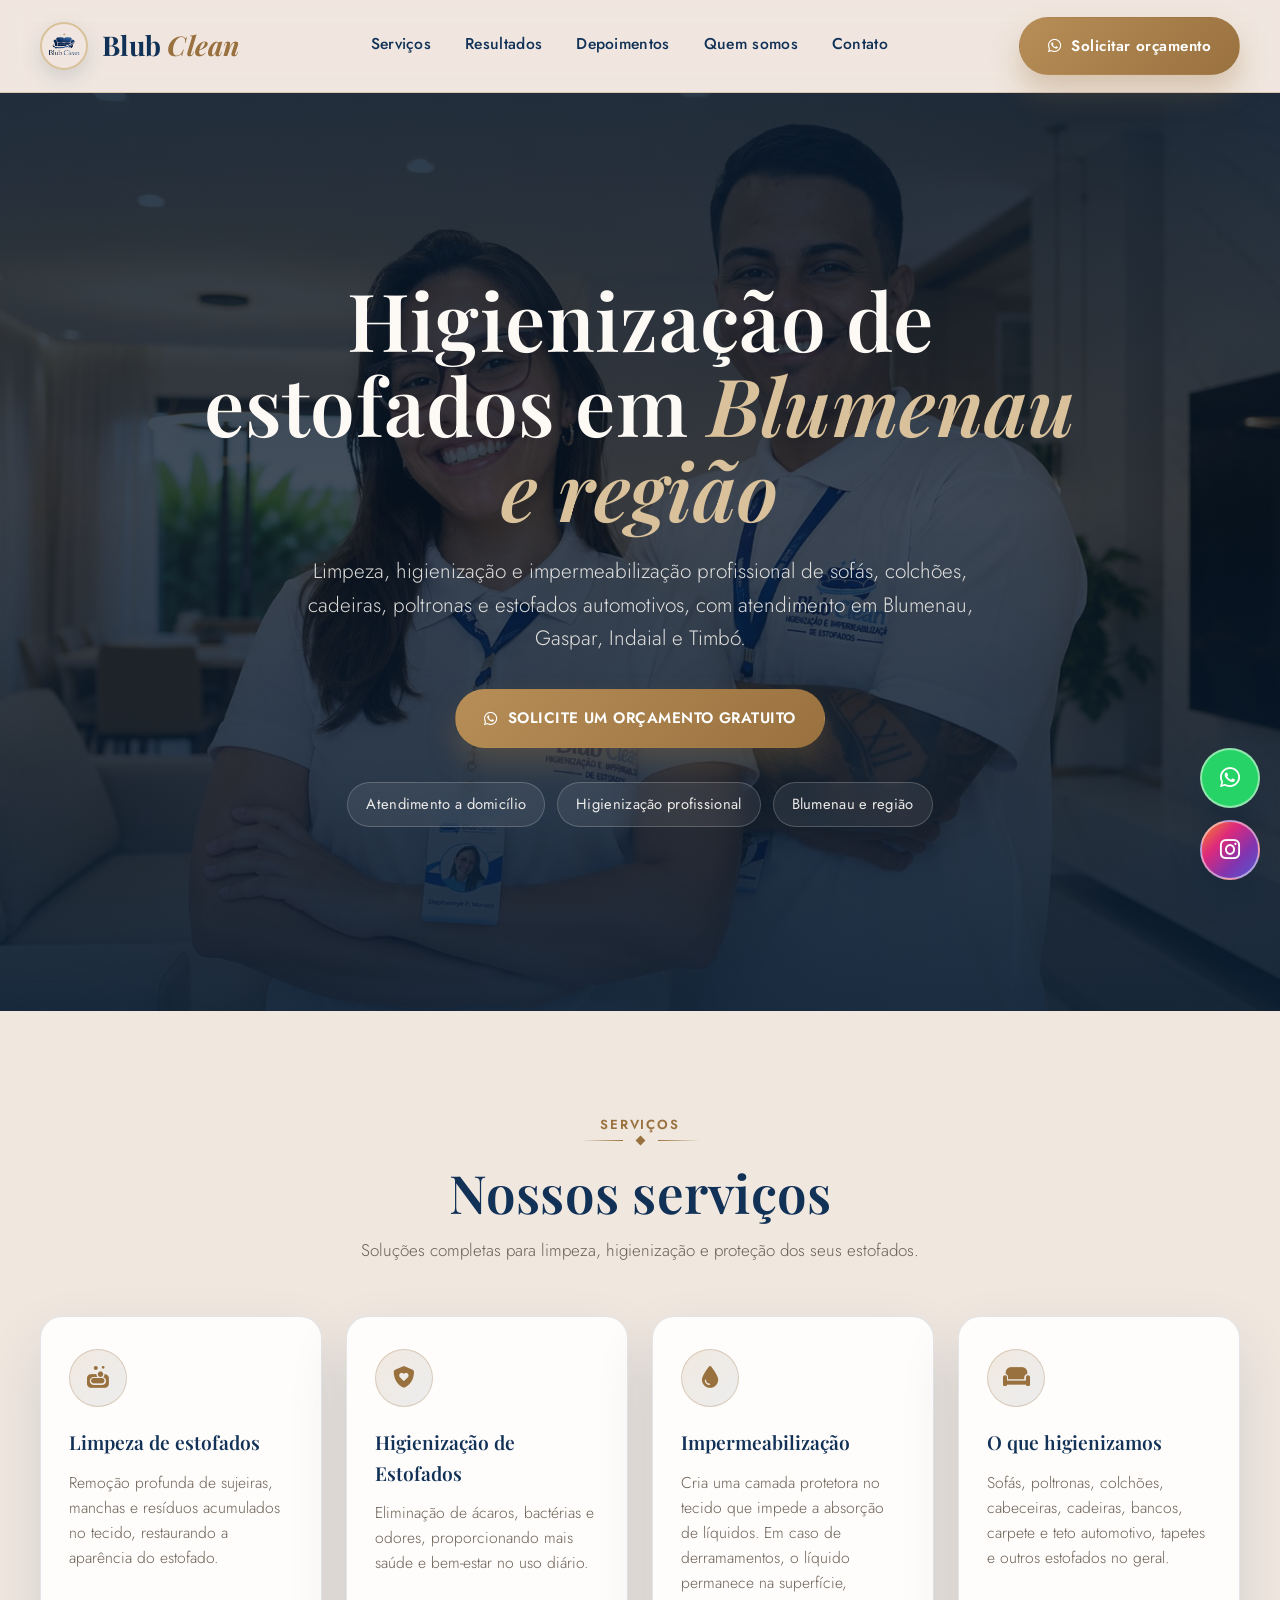
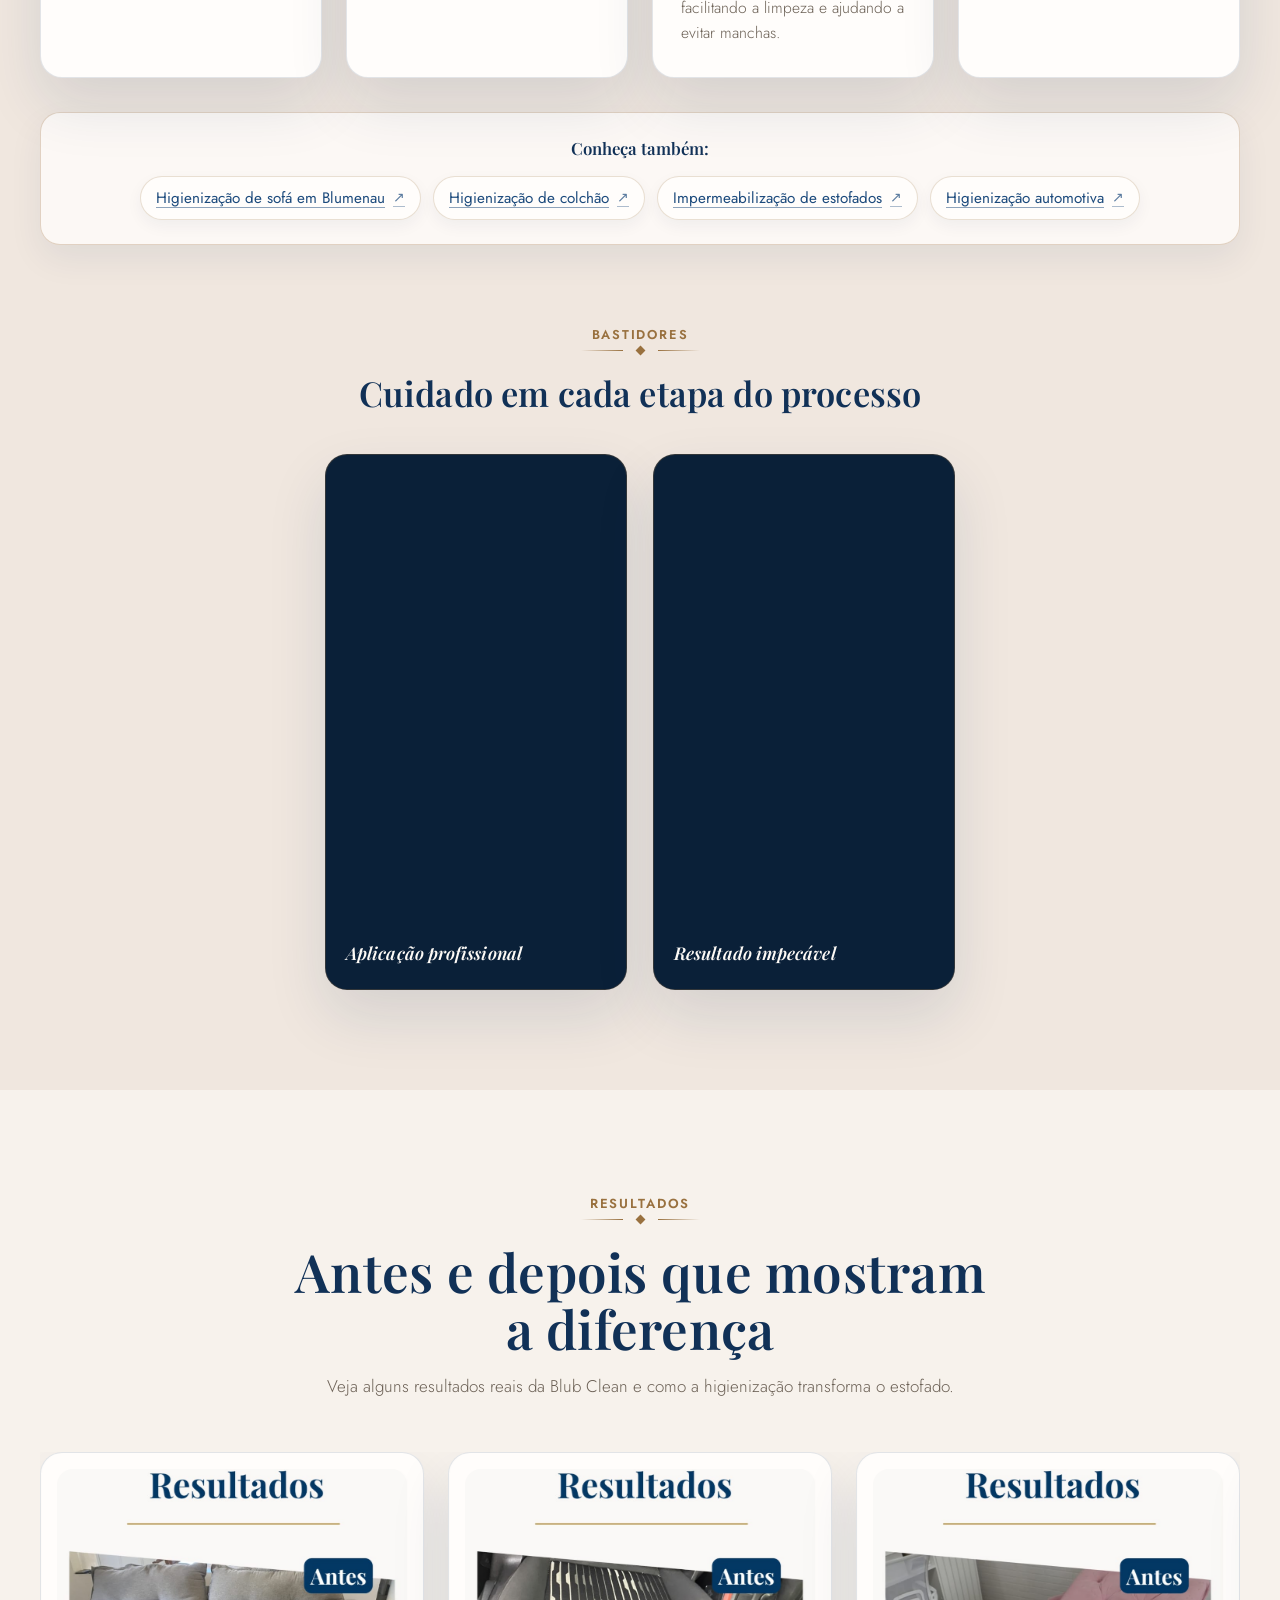
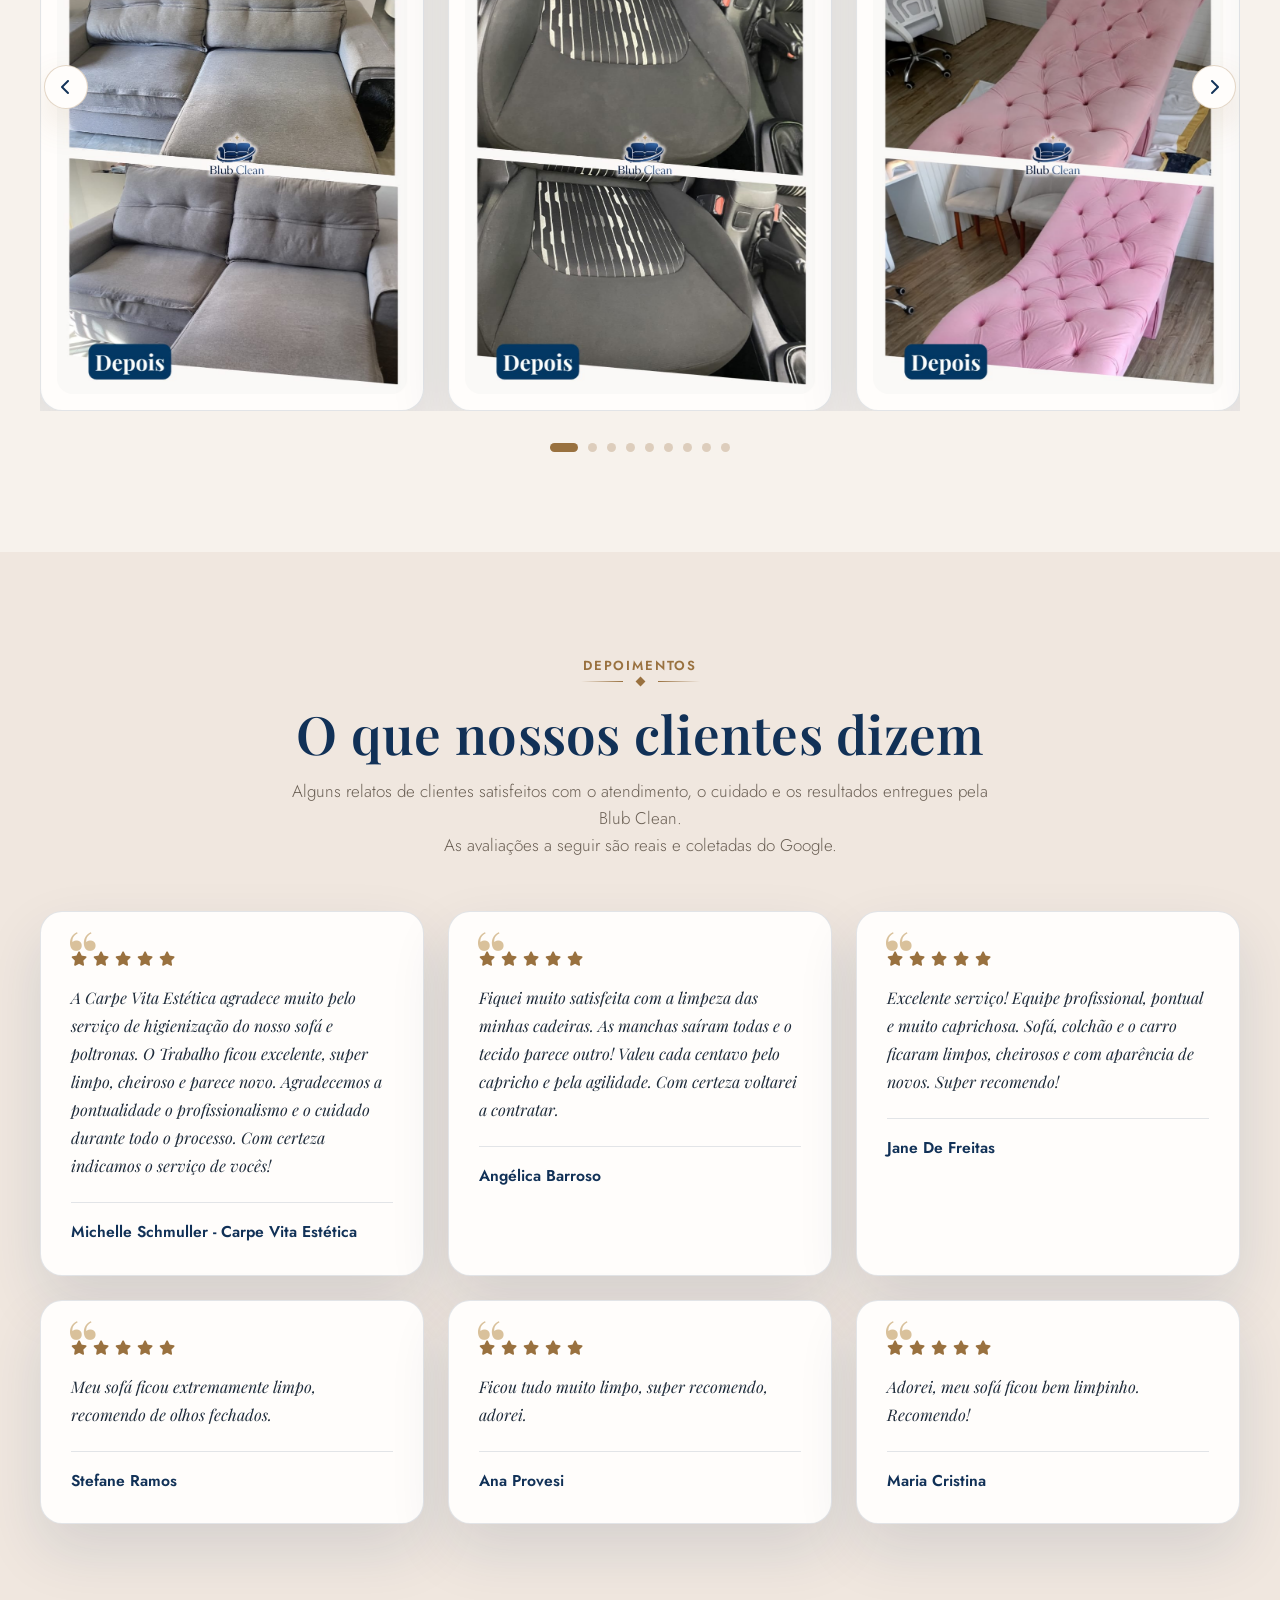
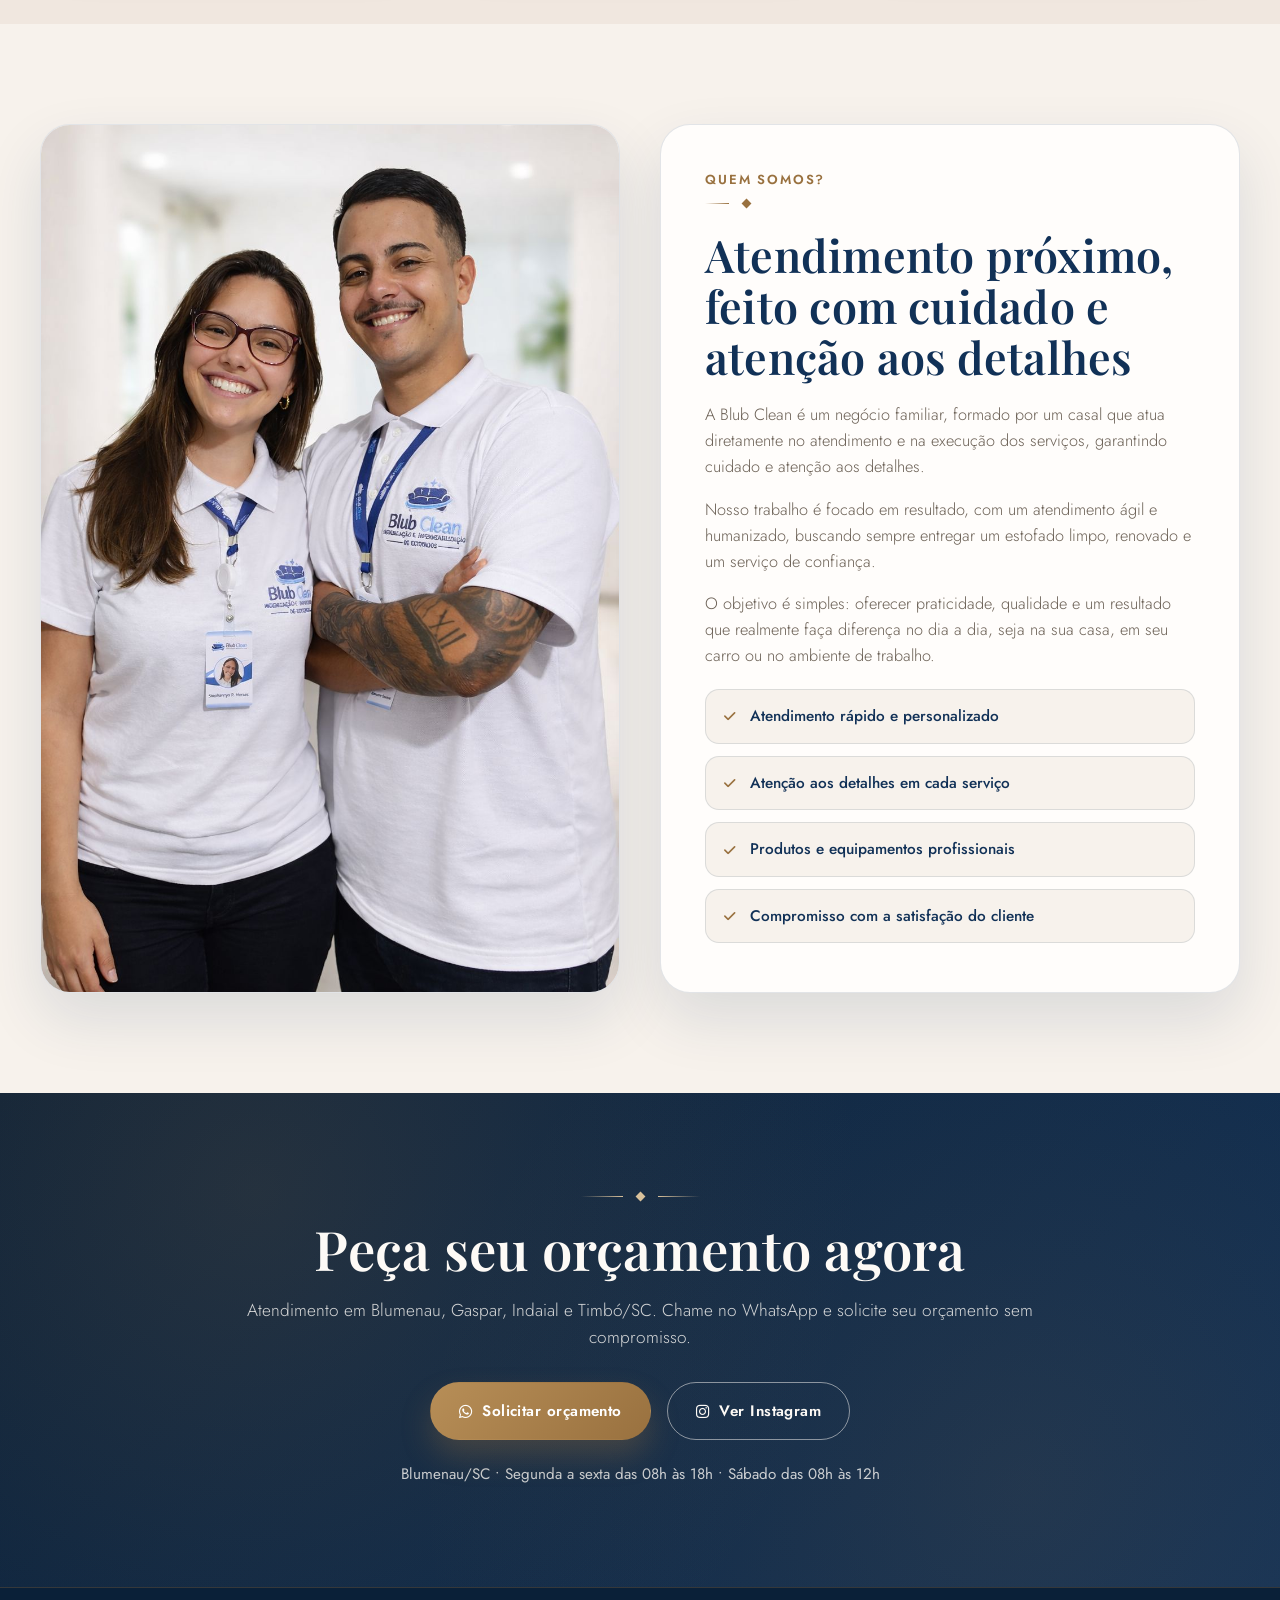
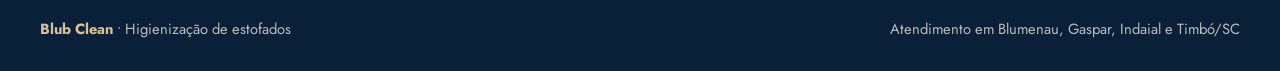
<file: index.html>
<!DOCTYPE html>
<html lang="pt-BR">
<head>
  <meta charset="UTF-8" />
  <meta name="viewport" content="width=device-width, initial-scale=1.0" />
  <title>Higienização de Estofados em Blumenau | Blub Clean</title>
  <meta name="description" content="Higienização e impermeabilização de sofás, colchões, cadeiras e estofados em Blumenau, Gaspar, Indaial e Timbó. Solicite seu orçamento com a Blub Clean.">
  <meta name="robots" content="index, follow, max-image-preview:large, max-snippet:-1, max-video-preview:-1">
  <meta name="author" content="Blub Clean">
  <meta name="theme-color" content="#113157">

  <link rel="canonical" href="https://blubclean.com.br/">
  <link rel="icon" href="/favicon.ico?v=3" sizes="any">
  <link rel="shortcut icon" href="/favicon.ico?v=3">
  <link rel="icon" type="image/png" sizes="32x32" href="/img/favicon-32x32.png?v=3">
  <link rel="apple-touch-icon" sizes="180x180" href="/img/apple-touch-icon.png?v=3">

  <meta property="og:type" content="website">
  <meta property="og:locale" content="pt_BR">
  <meta property="og:site_name" content="Blub Clean">
  <meta property="og:title" content="Higienização de Estofados em Blumenau | Blub Clean">
  <meta property="og:description" content="Higienização e impermeabilização profissional de estofados em Blumenau, Gaspar, Indaial e Timbó.">
  <meta property="og:url" content="https://blubclean.com.br/">
  <meta property="og:image" content="https://blubclean.com.br/img/img_donos2.jpeg">
  <meta property="og:image:alt" content="Equipe Blub Clean especializada em higienização de estofados em Blumenau">

  <meta name="twitter:card" content="summary_large_image">
  <meta name="twitter:title" content="Higienização de Estofados em Blumenau | Blub Clean">
  <meta name="twitter:description" content="Higienização e impermeabilização profissional de estofados em Blumenau e região.">
  <meta name="twitter:image" content="https://blubclean.com.br/img/img_donos2.jpeg">

  <script type="application/ld+json">
  {
    "@context": "https://schema.org",
    "@graph": [
      {
        "@type": "Organization",
        "@id": "https://blubclean.com.br/#organization",
        "name": "Blub Clean",
        "url": "https://blubclean.com.br/",
        "logo": "https://blubclean.com.br/img/logo_blubclean.PNG",
        "image": "https://blubclean.com.br/img/img_donos2.jpeg",
        "telephone": "+55 47 99707-4768",
        "sameAs": ["https://instagram.com/blubclean"],
        "areaServed": [
          {"@type": "City", "name": "Blumenau"},
          {"@type": "City", "name": "Gaspar"},
          {"@type": "City", "name": "Indaial"},
          {"@type": "City", "name": "Timbó"}
        ]
      },
      {
        "@type": "WebSite",
        "@id": "https://blubclean.com.br/#website",
        "url": "https://blubclean.com.br/",
        "name": "Blub Clean",
        "publisher": {"@id": "https://blubclean.com.br/#organization"},
        "inLanguage": "pt-BR"
      }
    ]
  }
  </script>
  <link rel="preconnect" href="https://fonts.googleapis.com">
  <link rel="preconnect" href="https://fonts.gstatic.com" crossorigin>
  <link
    href="https://fonts.googleapis.com/css2?family=Playfair+Display:ital,wght@0,500;0,600;0,700;0,800;1,500;1,600&family=Jost:wght@300;400;500;600;700&display=swap"
    rel="stylesheet"
  >
  <link
    rel="stylesheet"
    href="https://cdnjs.cloudflare.com/ajax/libs/font-awesome/6.5.2/css/all.min.css"
  />
  <script src="js/motion.js?v=20260917-3" defer></script>
  <link rel="stylesheet" href="css/styles.css?v=20260917-5">
</head>
<body>
  <div class="mobile-menu-backdrop" id="mobileMenuBackdrop"></div>

  <aside class="mobile-menu" id="mobileMenu" aria-hidden="true">
    <div class="mobile-menu-header">
      <a href="#inicio" class="brand" aria-label="Blub Clean">
        <img class="brand-logo" src="img/logo_blubclean.PNG" alt="Blub Clean - higienização de estofados em Blumenau" width="48" height="48" decoding="async">
        <span>Blub <span class="light">Clean</span></span>
      </a>

      <button class="mobile-menu-close" id="mobileMenuClose" aria-label="Fechar menu">
        <i class="fa-solid fa-xmark"></i>
      </button>
    </div>

    <nav class="mobile-menu-nav">
      <a href="#servicos">Serviços</a>
      <a href="#galeria">Resultados</a>
      <a href="#depoimentos">Depoimentos</a>
      <a href="#donos">Quem somos</a>
      <a href="#contato">Contato</a>
    </nav>

    <div class="mobile-menu-cta">
      <a
        class="btn btn-primary"
        href="https://wa.me/5547997074768?text=Olá!%20Quero%20solicitar%20um%20orçamento%20para%20higienização."
        target="_blank"
        rel="noopener noreferrer"
      >
        <i class="fa-brands fa-whatsapp"></i>
        Solicitar orçamento
      </a>
    </div>
  </aside>

  <header class="header">
    <div class="container header-inner">
      <a href="#inicio" class="brand" aria-label="Blub Clean">
        <img class="brand-logo" src="img/logo_blubclean.PNG" alt="Blub Clean - higienização de estofados em Blumenau" width="48" height="48" decoding="async">
        <span>Blub <span class="light">Clean</span></span>
      </a>

      <nav class="nav">
        <a href="#servicos">Serviços</a>
        <a href="#galeria">Resultados</a>
        <a href="#depoimentos">Depoimentos</a>
        <a href="#donos">Quem somos</a>
        <a href="#contato">Contato</a>
      </nav>

      <div class="header-cta">
        <a
          class="btn btn-primary"
          href="https://wa.me/5547997074768?text=Olá!%20Quero%20solicitar%20um%20orçamento%20para%20higienização."
          target="_blank"
          rel="noopener noreferrer"
        >
          <i class="fa-brands fa-whatsapp"></i>
          Solicitar orçamento
        </a>
      </div>

      <button class="mobile-menu-toggle" id="mobileMenuToggle" aria-label="Abrir menu">
        <i class="fa-solid fa-bars"></i>
      </button>
    </div>
  </header>

  <main>
    <section class="hero" id="inicio">
      <div class="hero-bg">
        <img class="hero-photo" src="img/img_donos2.jpeg" alt="Equipe Blub Clean de higienização de estofados em Blumenau" width="1536" height="1024" fetchpriority="high" decoding="async">
      </div>

      <div class="container">
        <div class="hero-content">

          <h1>
            Higienização de estofados em
            <span class="highlight">Blumenau e região</span>
          </h1>

          <p>
            Limpeza, higienização e impermeabilização profissional de sofás, colchões, cadeiras, poltronas e estofados automotivos, com atendimento em Blumenau, Gaspar, Indaial e Timbó.
          </p>

          <div class="hero-actions">
            <a
              class="btn btn-primary"
              href="https://wa.me/5547997074768?text=Olá!%20Quero%20um%20orçamento%20na%20Blub%20Clean."
              target="_blank"
              rel="noopener noreferrer"
            >
              <i class="fa-brands fa-whatsapp"></i>
              SOLICITE UM ORÇAMENTO GRATUITO
            </a>
          </div>

          <ul class="hero-features">
            <li>Atendimento a domicílio</li>
            <li>Higienização profissional</li>
            <li>Blumenau e região</li>
          </ul>
        </div>
      </div>
    </section>

    <section id="servicos">
      <div class="container">
        <div class="section-head">
          <span>Serviços</span>
          <div class="ornament">
            <span class="line"></span><span class="dot"></span><span class="line right"></span>
          </div>
          <h2>Nossos serviços</h2>
          <p>
            Soluções completas para limpeza, higienização e proteção dos seus estofados.
          </p>
        </div>

        <div class="cards">
          <article class="card">
            <div class="icon"><i class="fa-solid fa-soap"></i></div>
            <h3>Limpeza de estofados</h3>
            <p>
              Remoção profunda de sujeiras, manchas e resíduos acumulados no tecido, restaurando a aparência do estofado.
            </p>
          </article>

          <article class="card">
            <div class="icon"><i class="fa-solid fa-shield-heart"></i></div>
            <h3>Higienização de Estofados</h3>
            <p>
              Eliminação de ácaros, bactérias e odores, proporcionando mais saúde e bem-estar no uso diário.
            </p>
          </article>

          <article class="card">
            <div class="icon"><i class="fa-solid fa-droplet"></i></div>
            <h3>Impermeabilização</h3>
            <p>
              Cria uma camada protetora no tecido que impede a absorção de líquidos. Em caso de derramamentos, o líquido permanece na superfície, facilitando a limpeza e ajudando a evitar manchas.
            </p>
          </article>

          <article class="card">
            <div class="icon"><i class="fa-solid fa-couch"></i></div>
            <h3>O que higienizamos</h3>
            <p>
              Sofás, poltronas, colchões, cabeceiras, cadeiras, bancos, carpete e teto automotivo, tapetes e outros estofados no geral.
            </p>
          </article>
        </div>

        <nav class="service-seo-links" aria-label="Serviços detalhados">
          <span>Conheça também:</span>
          <a href="higienizacao-de-sofa-blumenau.html">Higienização de sofá em Blumenau</a>
          <a href="higienizacao-de-colchao-blumenau.html">Higienização de colchão</a>
          <a href="impermeabilizacao-de-estofados-blumenau.html">Impermeabilização de estofados</a>
          <a href="higienizacao-automotiva-blumenau.html">Higienização automotiva</a>
        </nav>

        <div class="process-head">
          <span>Bastidores</span>
          <div class="ornament">
            <span class="line"></span><span class="dot"></span><span class="line right"></span>
          </div>
          <h3>Cuidado em cada etapa do processo</h3>
        </div>

        <div class="process-showcase" style="display: flex; align-items: center; justify-content: center;">
          <div class="process-video-card">
            <video autoplay muted loop playsinline preload="auto" disablepictureinpicture controlslist="nodownload noplaybackrate nofullscreen" tabindex="-1" aria-hidden="true">
              <source src="videos/gif1.mp4" type="video/mp4">
            </video>
            <div class="process-caption">Aplicação profissional</div>
          </div>

          <div class="process-video-card">
            <video autoplay muted loop playsinline preload="auto" disablepictureinpicture controlslist="nodownload noplaybackrate nofullscreen" tabindex="-1" aria-hidden="true">
              <source src="videos/gif3.mp4" type="video/mp4">
            </video>
            <div class="process-caption">Resultado impecável</div>
          </div>
        </div>
      </div>
    </section>

    <section id="galeria">
      <div class="container">
        <div class="section-head">
          <span>Resultados</span>
          <div class="ornament">
            <span class="line"></span><span class="dot"></span><span class="line right"></span>
          </div>
          <h2>Antes e depois que mostram a diferença</h2>
          <p>
            Veja alguns resultados reais da Blub Clean e como a higienização transforma o estofado.
          </p>
        </div>

        <div class="gallery-slider" id="gallerySlider">
          <button class="gallery-nav gallery-prev" id="galleryPrev" aria-label="Anterior">
            <i class="fa-solid fa-chevron-left"></i>
          </button>

          <div class="gallery-track" id="galleryTrack">
            <div class="gallery-slide">
              <article class="card gallery-card">
                <div class="gallery-media">
                  <img src="img/img_sofa.jpeg" alt="Antes e depois da higienização de sofá pela Blub Clean em Blumenau" width="899" height="1599" loading="lazy" decoding="async">
                </div>
              </article>
            </div>

            <div class="gallery-slide">
              <article class="card gallery-card">
                <div class="gallery-media">
                  <img src="img/img_automotivo1.jpeg" alt="Resultado de higienização automotiva realizada pela Blub Clean em Blumenau" width="899" height="1599" loading="lazy" decoding="async">
                </div>
              </article>
            </div>

            <div class="gallery-slide">
              <article class="card gallery-card">
                <div class="gallery-media">
                  <img src="img/img_estofado.jpeg" alt="Resultado de higienização profissional de estofado pela Blub Clean" width="900" height="1600" loading="lazy" decoding="async">
                </div>
              </article>
            </div>

            <div class="gallery-slide">
              <article class="card gallery-card">
                <div class="gallery-media">
                  <img src="img/img_cadeiras.jpeg" alt="Antes e depois da higienização de cadeiras pela Blub Clean" width="899" height="1599" loading="lazy" decoding="async">
                </div>
              </article>
            </div>

            <div class="gallery-slide">
              <article class="card gallery-card">
                <div class="gallery-media">
                  <img src="img/img_poltrona.jpeg" alt="Poltrona após higienização profissional pela Blub Clean" width="900" height="1600" loading="lazy" decoding="async">
                </div>
              </article>
            </div>

            <div class="gallery-slide">
              <article class="card gallery-card">
                <div class="gallery-media">
                  <img src="img/img_cadeira.jpeg" alt="Cadeira após serviço de higienização da Blub Clean" width="899" height="1599" loading="lazy" decoding="async">
                </div>
              </article>
            </div>

            <div class="gallery-slide">
              <article class="card gallery-card">
                <div class="gallery-media">
                  <img src="img/img_cabeceira.jpeg" alt="Cabeceira após higienização profissional de estofado" width="899" height="1599" loading="lazy" decoding="async">
                </div>
              </article>
            </div>

             <div class="gallery-slide">
              <article class="card gallery-card">
                <div class="gallery-media">
                  <img src="img/img_poltrona2.jpeg" alt="Resultado de limpeza e higienização de poltrona" width="900" height="1600" loading="lazy" decoding="async">
                </div>
              </article>
            </div>

            <div class="gallery-slide">
              <article class="card gallery-card">
                <div class="gallery-media">
                  <img src="img/img_automotivo2.jpeg" alt="Interior automotivo após higienização profissional da Blub Clean" width="899" height="1599" loading="lazy" decoding="async">
                </div>
              </article>
            </div>
          </div>

          <button class="gallery-nav gallery-next" id="galleryNext" aria-label="Próximo">
            <i class="fa-solid fa-chevron-right"></i>
          </button>
        </div>

        <div class="gallery-dots" id="galleryDots"></div>
      </div>
    </section>

    <section id="depoimentos">
      <div class="container">
        <div class="section-head">
          <span>Depoimentos</span>
          <div class="ornament">
            <span class="line"></span><span class="dot"></span><span class="line right"></span>
          </div>
          <h2>O que nossos clientes dizem</h2>
          <p>
            Alguns relatos de clientes satisfeitos com o atendimento, o cuidado e os resultados entregues pela Blub Clean.<br>
            As avaliações a seguir são reais e coletadas do Google.
          </p>
        </div>

        <div class="testimonials-grid">

          <article class="testimonial-card">
            <div class="testimonial-stars">
              <i class="fa-solid fa-star"></i>
              <i class="fa-solid fa-star"></i>
              <i class="fa-solid fa-star"></i>
              <i class="fa-solid fa-star"></i>
              <i class="fa-solid fa-star"></i>
            </div>
            <p class="testimonial-text">
              A Carpe Vita Estética agradece muito pelo serviço de higienização do nosso sofá e poltronas. O Trabalho ficou excelente, super limpo, cheiroso e parece novo. Agradecemos a pontualidade o profissionalismo e o cuidado durante todo o processo. Com certeza indicamos o serviço de vocês!
            </p>
            <div class="testimonial-author">
              <strong>Michelle Schmuller - Carpe Vita Estética</strong>
            </div>
          </article>

          <article class="testimonial-card">
            <div class="testimonial-stars">
              <i class="fa-solid fa-star"></i>
              <i class="fa-solid fa-star"></i>
              <i class="fa-solid fa-star"></i>
              <i class="fa-solid fa-star"></i>
              <i class="fa-solid fa-star"></i>
            </div>
            <p class="testimonial-text">
              Fiquei muito satisfeita com a limpeza das minhas cadeiras. As manchas saíram todas e o tecido parece outro! Valeu cada centavo pelo capricho e pela agilidade. Com certeza voltarei a contratar.
            </p>
            <div class="testimonial-author">
              <strong>Angélica Barroso</strong>
            </div>
          </article>

          <article class="testimonial-card">
            <div class="testimonial-stars">
              <i class="fa-solid fa-star"></i>
              <i class="fa-solid fa-star"></i>
              <i class="fa-solid fa-star"></i>
              <i class="fa-solid fa-star"></i>
              <i class="fa-solid fa-star"></i>
            </div>
            <p class="testimonial-text">
              Excelente serviço! Equipe profissional, pontual e muito caprichosa. Sofá, colchão e o carro ficaram limpos, cheirosos e com aparência de novos. Super recomendo!
            </p>
            <div class="testimonial-author">
              <strong>Jane De Freitas</strong>
            </div>
          </article>

          <article class="testimonial-card">
            <div class="testimonial-stars">
              <i class="fa-solid fa-star"></i>
              <i class="fa-solid fa-star"></i>
              <i class="fa-solid fa-star"></i>
              <i class="fa-solid fa-star"></i>
              <i class="fa-solid fa-star"></i>
            </div>
            <p class="testimonial-text">
              Meu sofá ficou extremamente limpo, recomendo de olhos fechados.
            </p>
            <div class="testimonial-author">
              <strong>Stefane Ramos</strong>
            </div>
          </article>

          <article class="testimonial-card">
            <div class="testimonial-stars">
              <i class="fa-solid fa-star"></i>
              <i class="fa-solid fa-star"></i>
              <i class="fa-solid fa-star"></i>
              <i class="fa-solid fa-star"></i>
              <i class="fa-solid fa-star"></i>
            </div>
            <p class="testimonial-text">
              Ficou tudo muito limpo, super recomendo, adorei.
            </p>
            <div class="testimonial-author">
              <strong>Ana Provesi</strong>
            </div>
          </article>

          <article class="testimonial-card">
            <div class="testimonial-stars">
              <i class="fa-solid fa-star"></i>
              <i class="fa-solid fa-star"></i>
              <i class="fa-solid fa-star"></i>
              <i class="fa-solid fa-star"></i>
              <i class="fa-solid fa-star"></i>
            </div>
            <p class="testimonial-text">
              Adorei, meu sofá ficou bem limpinho. Recomendo!
            </p>
            <div class="testimonial-author">
              <strong>Maria Cristina</strong>
            </div>
          </article>
        </div>
      </div>
    </section>

    <section id="donos">
      <div class="container split">
        <div class="about-box photo-box">
          <img
            src="img/img_donos1.jpeg"
            alt="Casal responsável pela Blub Clean em Blumenau"
            width="1024"
            height="1536"
            loading="lazy"
            decoding="async"
          >
        </div>

        <div class="about-box">
          <div class="section-tag">QUEM SOMOS?</div>
          <div class="ornament" style="margin: 10px 0 22px; justify-content:flex-start;">
            <span class="line" style="width:24px;"></span><span class="dot"></span>
          </div>
          <h2>Atendimento próximo, feito com cuidado e atenção aos detalhes</h2>
          <p>
            A Blub Clean é um negócio familiar, formado por um casal que atua diretamente no atendimento e na execução dos serviços, garantindo cuidado e atenção aos detalhes.
          </p>
          <p>
            Nosso trabalho é focado em resultado, com um atendimento ágil e humanizado, buscando sempre entregar um estofado limpo, renovado e um serviço de confiança.
          </p>
          <p>
            O objetivo é simples: oferecer praticidade, qualidade e um resultado que realmente faça diferença no dia a dia, seja na sua casa, em seu carro ou no ambiente de trabalho.
          </p>

          <ul class="check-list">
            <li>Atendimento rápido e personalizado</li>
            <li>Atenção aos detalhes em cada serviço</li>
            <li>Produtos e equipamentos profissionais</li>
            <li>Compromisso com a satisfação do cliente</li>
          </ul>
        </div>
      </div>
    </section>

    <section id="contato" class="cta">
      <div class="container">
        <div class="cta-box">
          <div class="ornament on-dark">
            <span class="line"></span><span class="dot"></span><span class="line right"></span>
          </div>
          <h2>Peça seu orçamento agora</h2>
          <p>
            Atendimento em Blumenau, Gaspar, Indaial e Timbó/SC.
            Chame no WhatsApp e solicite seu orçamento sem compromisso.
          </p>

          <div class="contact-inline">
            <a
              class="btn btn-primary"
              href="https://wa.me/5547997074768?text=Olá!%20Vim%20pelo%20site%20e%20quero%20um%20orçamento."
              target="_blank"
              rel="noopener noreferrer"
            >
              <i class="fa-brands fa-whatsapp"></i>
              Solicitar orçamento
            </a>

            <a
              class="btn btn-secondary"
              href="https://instagram.com/blubclean"
              target="_blank"
              rel="noopener noreferrer"
            >
              <i class="fa-brands fa-instagram"></i>
              Ver Instagram
            </a>
          </div>

          <div style="margin-top: 22px; color: rgba(253,250,246,0.78); font-weight: 400; font-size: 0.95rem;">
            Blumenau/SC • Segunda a sexta das 08h às 18h • Sábado das 08h às 12h
          </div>
        </div>
      </div>
    </section>
  </main>

  <footer class="footer">
    <div class="container footer-inner">
      <div><strong>Blub Clean</strong> • Higienização de estofados</div>
      <div>Atendimento em Blumenau, Gaspar, Indaial e Timbó/SC</div>
    </div>
  </footer>

  <div class="float-contact">
    <a
      class="float-whats"
      href="https://wa.me/5547997074768?text=Olá!%20Quero%20fazer%20um%20orçamento%20na%20Blub%20Clean."
      target="_blank"
      rel="noopener noreferrer"
      aria-label="WhatsApp"
    >
      <i class="fa-brands fa-whatsapp"></i>
    </a>

    <a
      class="float-insta"
      href="https://instagram.com/blubclean"
      target="_blank"
      rel="noopener noreferrer"
      aria-label="Instagram"
    >
      <i class="fa-brands fa-instagram"></i>
    </a>
  </div>

  <script src="js/main.js?v=20260917-4" defer></script>
</body>
</html>
</file>
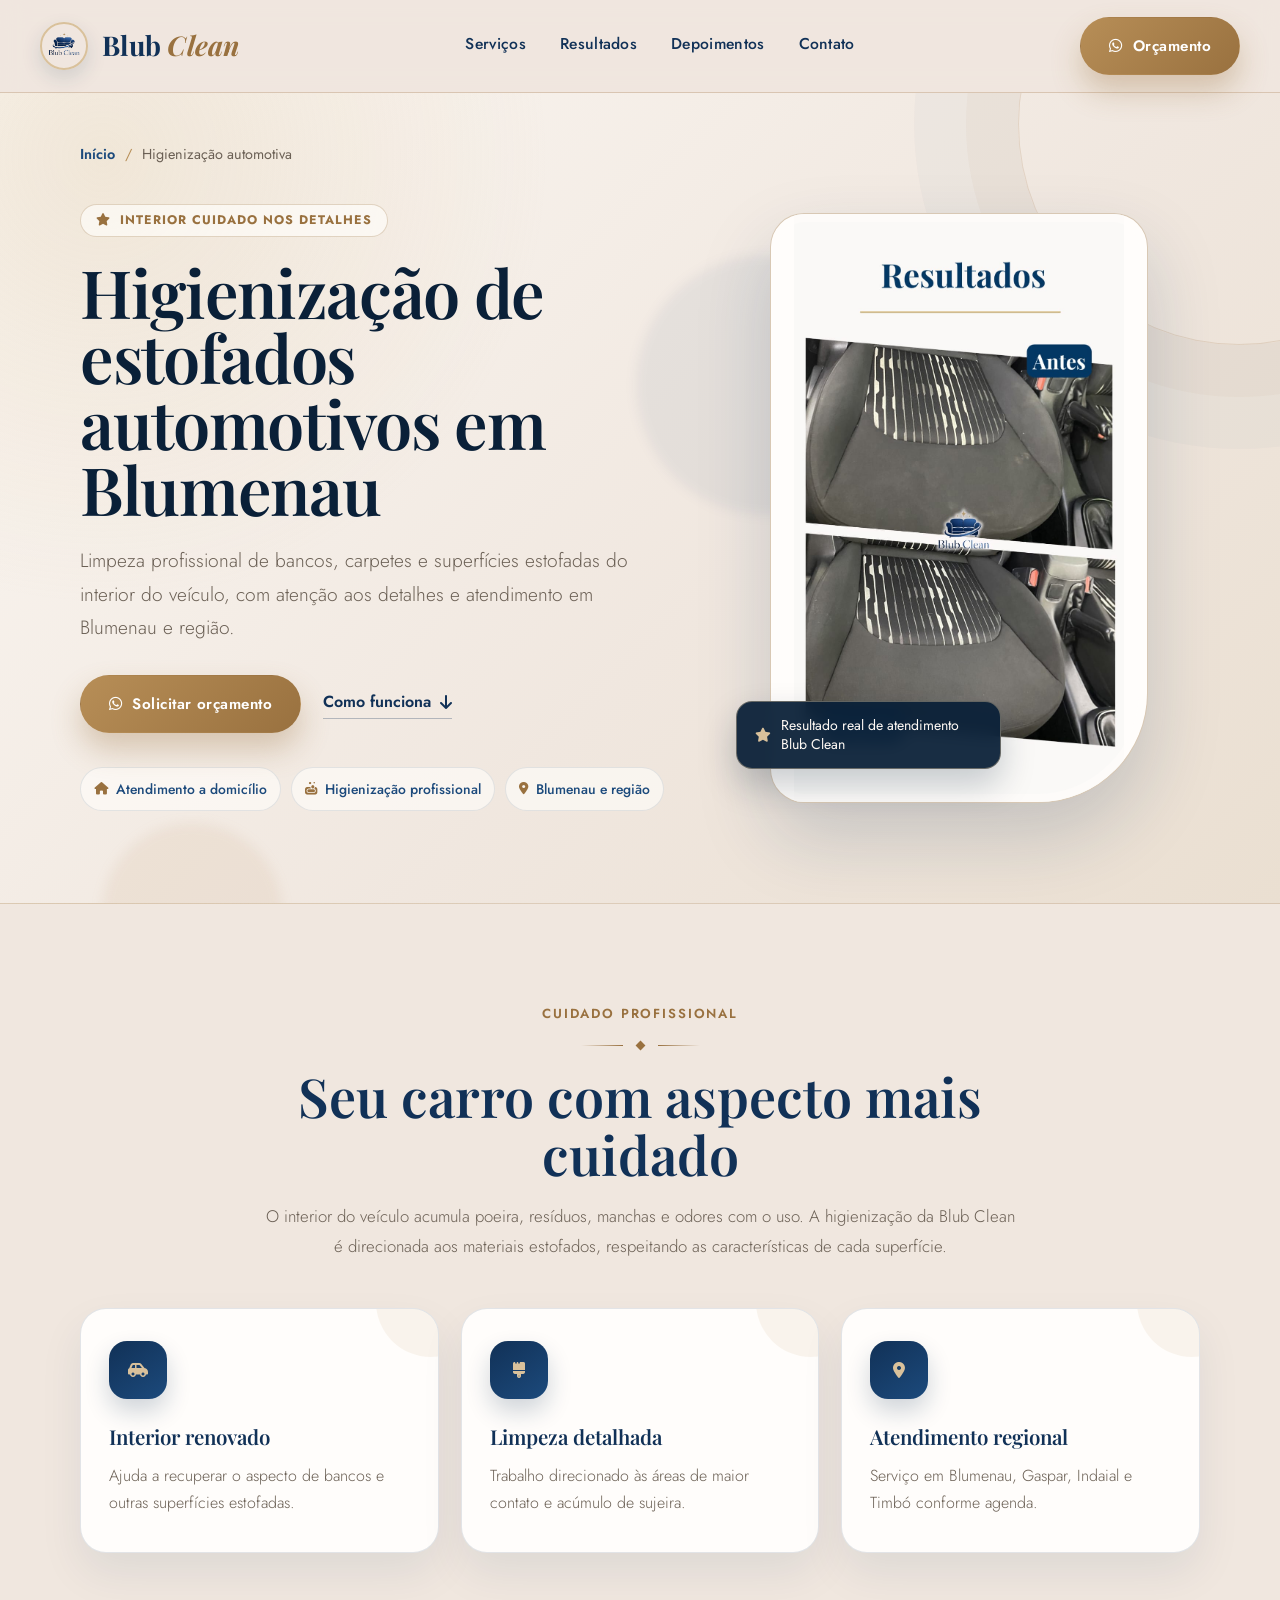
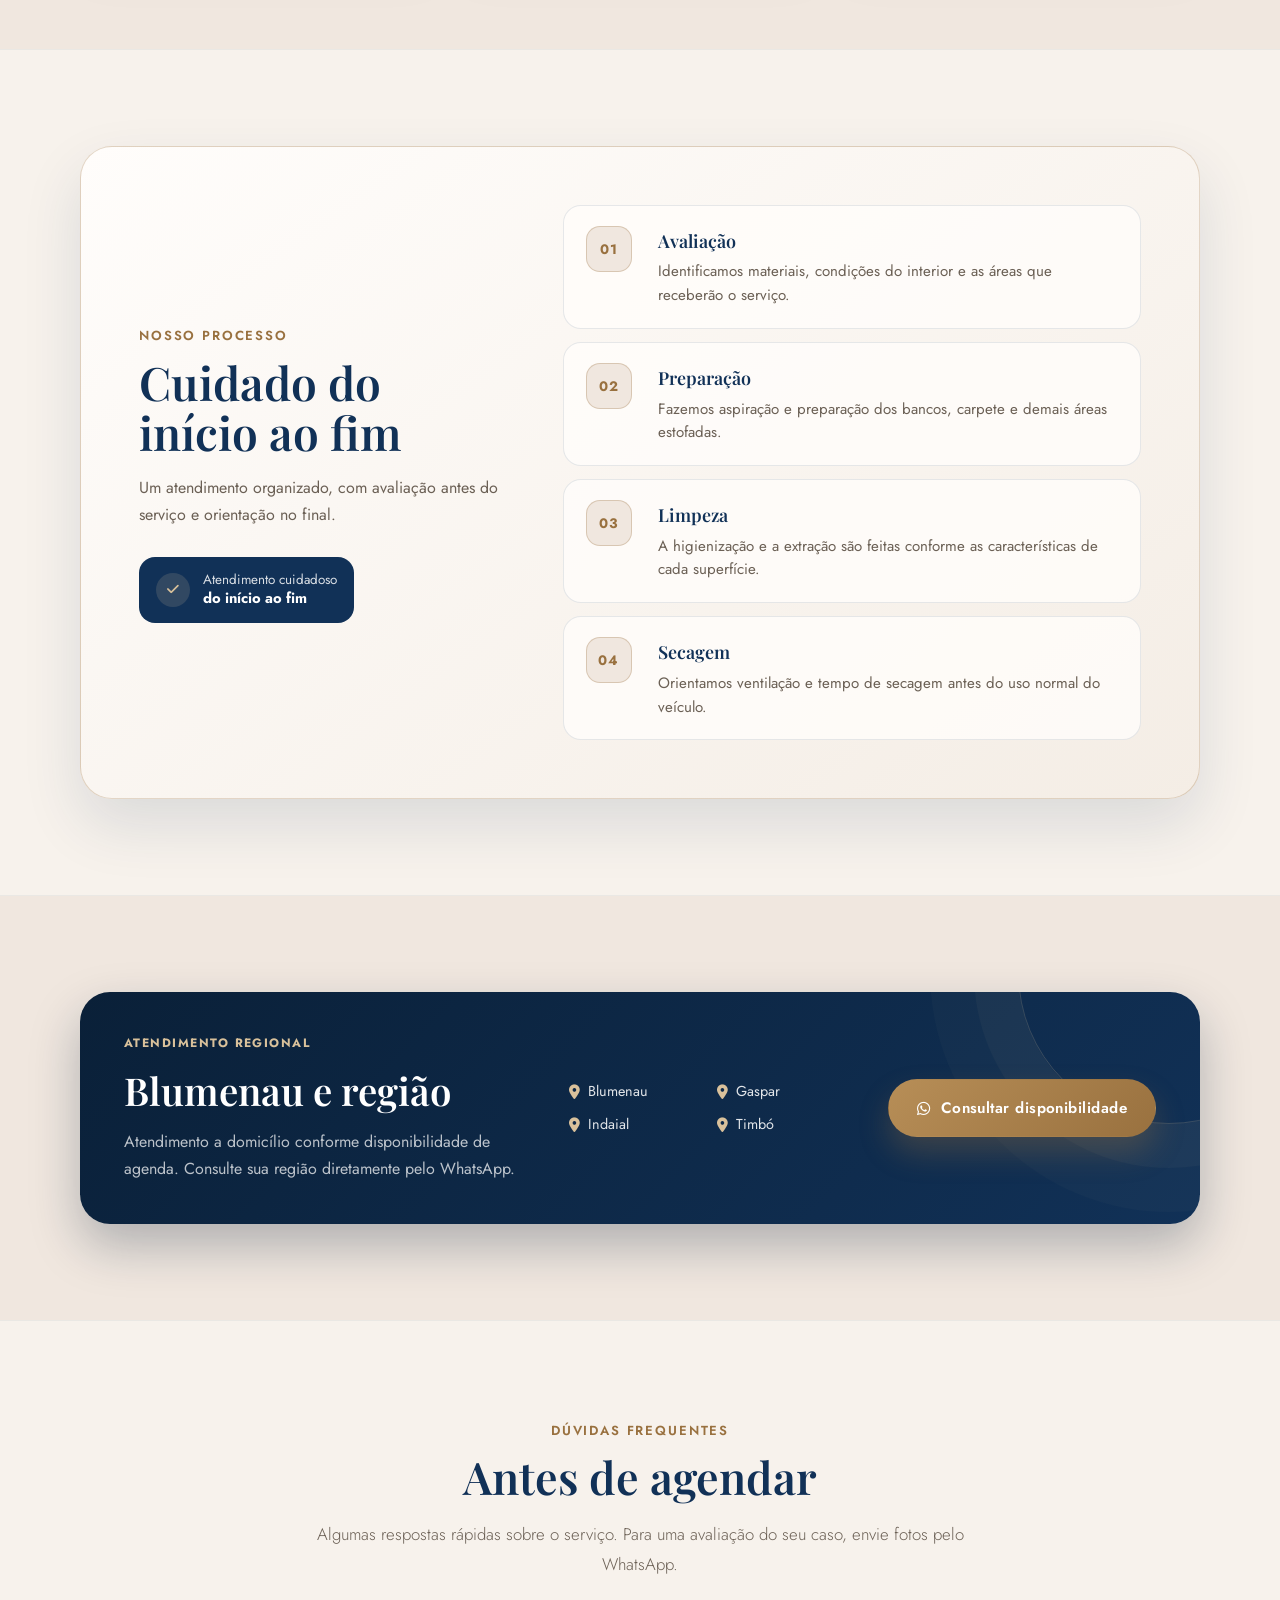
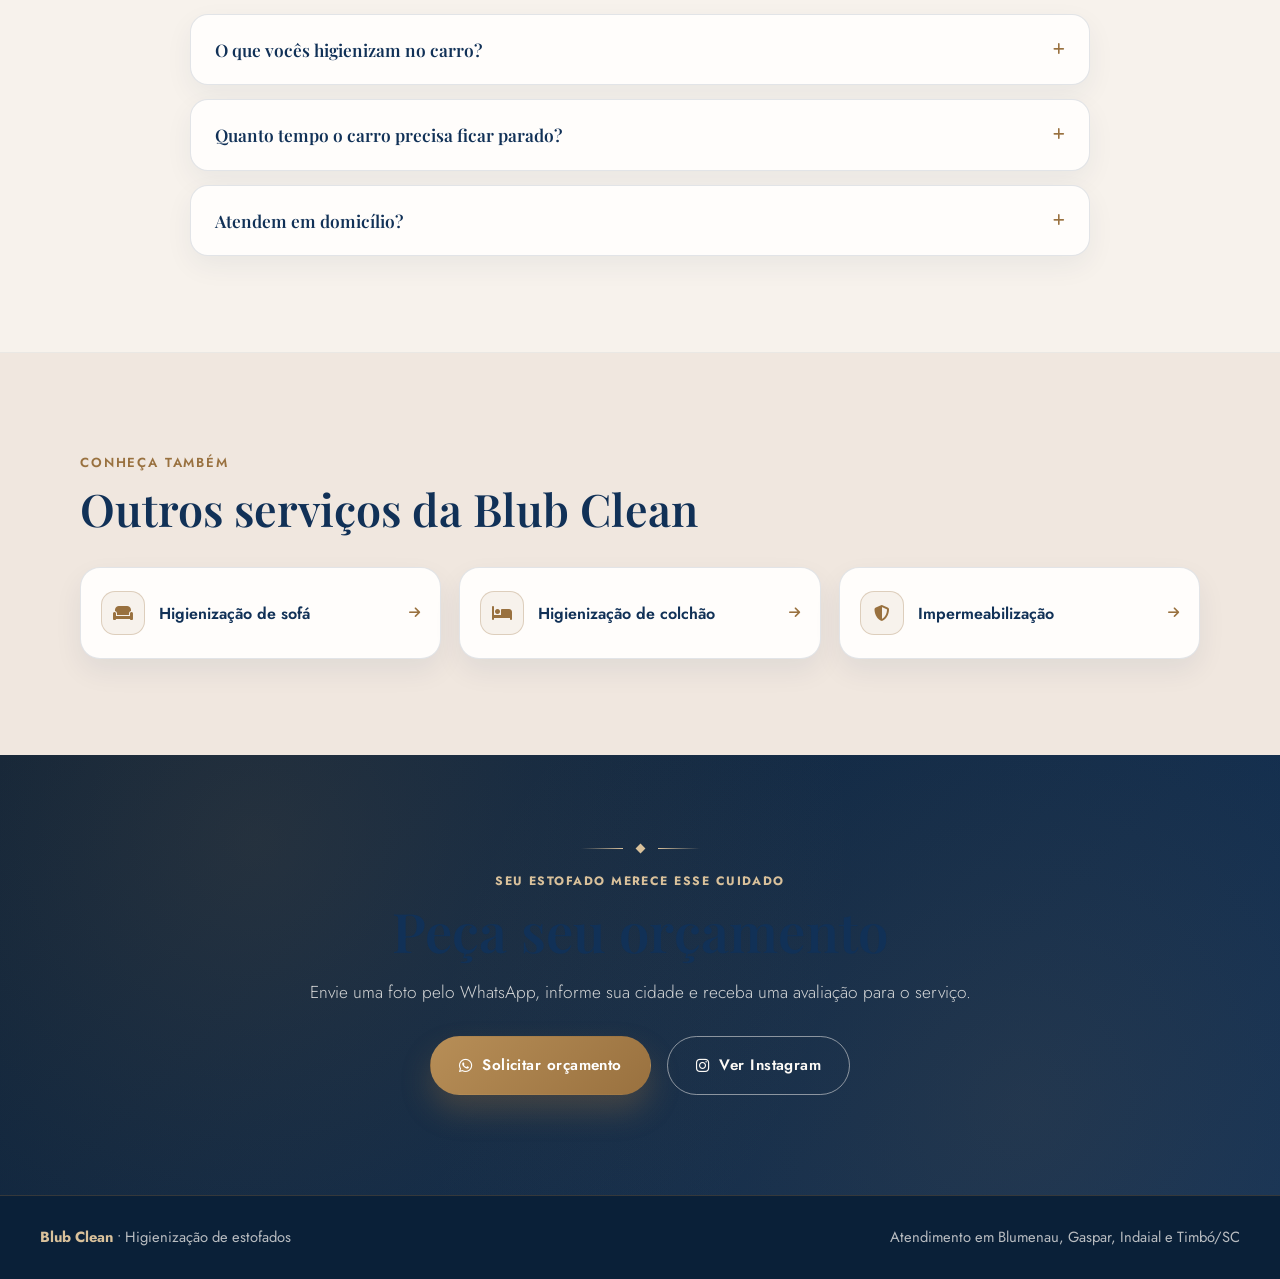
<file: higienizacao-automotiva-blumenau.html>
<!DOCTYPE html>
<html lang="pt-BR">
<head>
  <meta charset="UTF-8">
  <meta name="viewport" content="width=device-width, initial-scale=1.0">
  <title>Higienização de Estofados Automotivos em Blumenau | Blub Clean</title>
  <meta name="description" content="Higienização de bancos, carpete e teto automotivo em Blumenau e região. Limpeza profissional do interior do veículo com a Blub Clean.">
  <meta name="robots" content="index, follow, max-image-preview:large, max-snippet:-1, max-video-preview:-1">
  <meta name="theme-color" content="#113157">
  <link rel="canonical" href="https://blubclean.com.br/higienizacao-automotiva-blumenau.html">
  <link rel="icon" href="/favicon.ico?v=3" sizes="any">
  <link rel="shortcut icon" href="/favicon.ico?v=3">
  <link rel="icon" type="image/png" sizes="32x32" href="/img/favicon-32x32.png?v=3">
  <link rel="apple-touch-icon" sizes="180x180" href="/img/apple-touch-icon.png?v=3">
  <meta property="og:type" content="website">
  <meta property="og:locale" content="pt_BR">
  <meta property="og:site_name" content="Blub Clean">
  <meta property="og:title" content="Higienização de Estofados Automotivos em Blumenau | Blub Clean">
  <meta property="og:description" content="Higienização de bancos, carpete e teto automotivo em Blumenau e região. Limpeza profissional do interior do veículo com a Blub Clean.">
  <meta property="og:url" content="https://blubclean.com.br/higienizacao-automotiva-blumenau.html">
  <meta property="og:image" content="https://blubclean.com.br/img/img_automotivo1.jpeg">
  <meta name="twitter:card" content="summary_large_image">
  <link rel="preconnect" href="https://fonts.googleapis.com">
  <link rel="preconnect" href="https://fonts.gstatic.com" crossorigin>
  <link href="https://fonts.googleapis.com/css2?family=Playfair+Display:ital,wght@0,500;0,600;0,700;0,800;1,500;1,600&family=Jost:wght@300;400;500;600;700&display=swap" rel="stylesheet">
  <link rel="stylesheet" href="https://cdnjs.cloudflare.com/ajax/libs/font-awesome/6.5.2/css/all.min.css">
    <link rel="stylesheet" href="css/styles.css?v=20260917-5">
<script type="application/ld+json">{
      "@context": "https://schema.org",
      "@graph": [
        {
          "@type": "WebPage",
          "@id": "https://blubclean.com.br/higienizacao-automotiva-blumenau.html#webpage",
          "url": "https://blubclean.com.br/higienizacao-automotiva-blumenau.html",
          "name": "Higienização de Estofados Automotivos em Blumenau | Blub Clean",
          "description": "Higienização de bancos, carpete e teto automotivo em Blumenau e região. Limpeza profissional do interior do veículo com a Blub Clean.",
          "inLanguage": "pt-BR",
          "isPartOf": {"@id": "https://blubclean.com.br/#website"},
          "about": {"@id": "https://blubclean.com.br/higienizacao-automotiva-blumenau.html#service"}
        },
        {
          "@type": "Service",
          "@id": "https://blubclean.com.br/higienizacao-automotiva-blumenau.html#service",
          "name": "Higienização de estofados automotivos",
          "serviceType": "Higienização de estofados automotivos",
          "provider": {"@id": "https://blubclean.com.br/#organization"},
          "areaServed": [
            {"@type": "City", "name": "Blumenau"},
            {"@type": "City", "name": "Gaspar"},
            {"@type": "City", "name": "Indaial"},
            {"@type": "City", "name": "Timbó"}
          ]
        }
      ]
    }</script>
  <script src="js/motion.js?v=20260917-3" defer></script>
</head>
<body class="seo-page service-page">
  <header class="header">
    <div class="container header-inner">
      <a href="index.html" class="brand" aria-label="Blub Clean - início">
        <img class="brand-logo" src="img/logo_blubclean.PNG" alt="Blub Clean - higienização de estofados em Blumenau" width="48" height="48">
        <span>Blub <span class="light">Clean</span></span>
      </a>
      <nav class="nav" aria-label="Navegação principal">
        <a href="index.html#servicos">Serviços</a>
        <a href="index.html#galeria">Resultados</a>
        <a href="index.html#depoimentos">Depoimentos</a>
        <a href="index.html#contato">Contato</a>
      </nav>
      <div class="header-cta">
        <a class="btn btn-primary" href="https://wa.me/5547997074768?text=Olá!%20Vim%20pelo%20site%20da%20Blub%20Clean%20e%20quero%20um%20orçamento." target="_blank" rel="noopener noreferrer"><i class="fa-brands fa-whatsapp"></i> Orçamento</a>
      </div>
    </div>
  </header>

  <main>
    <section class="service-hero">
      <div class="service-hero-glow one"></div>
      <div class="service-hero-glow two"></div>
      <div class="container">
        <nav class="breadcrumb" aria-label="Breadcrumb"><a href="index.html">Início</a><span>/</span><span>Higienização automotiva</span></nav>
        <div class="service-hero-grid">
          <div class="service-hero-copy">
            <span class="service-kicker"><i class="fa-solid fa-star"></i> Interior cuidado nos detalhes</span>
            <h1>Higienização de estofados automotivos em Blumenau</h1>
            <p class="service-lead">Limpeza profissional de bancos, carpetes e superfícies estofadas do interior do veículo, com atenção aos detalhes e atendimento em Blumenau e região.</p>
            <div class="service-actions">
              <a class="btn btn-primary" href="https://wa.me/5547997074768?text=Ol%C3%A1%21%20Quero%20um%20or%C3%A7amento%20para%20Higieniza%C3%A7%C3%A3o%20automotiva." target="_blank" rel="noopener noreferrer"><i class="fa-brands fa-whatsapp"></i> Solicitar orçamento</a>
              <a class="service-text-link" href="#como-funciona">Como funciona <i class="fa-solid fa-arrow-down"></i></a>
            </div>
            <ul class="service-trust" aria-label="Diferenciais">
              <li><i class="fa-solid fa-house"></i><span>Atendimento a domicílio</span></li>
              <li><i class="fa-solid fa-soap"></i><span>Higienização profissional</span></li>
              <li><i class="fa-solid fa-location-dot"></i><span>Blumenau e região</span></li>
            </ul>
          </div>
          <figure class="service-hero-media">
            <div class="service-photo-frame">
              <img src="img/img_automotivo1.jpeg" alt="Resultado de higienização de banco automotivo realizada pela Blub Clean" loading="eager" decoding="async">
            </div>
            <figcaption><i class="fa-solid fa-star"></i> Resultado real de atendimento Blub Clean</figcaption>
          </figure>
        </div>
      </div>
    </section>

    <section class="service-section" id="como-funciona">
      <div class="container service-narrow">
        <div class="service-section-head">
          <span class="section-tag">Cuidado profissional</span>
          <div class="ornament"><span class="line"></span><span class="dot"></span><span class="line right"></span></div>
          <h2>Seu carro com aspecto mais cuidado</h2>
          <p>O interior do veículo acumula poeira, resíduos, manchas e odores com o uso. A higienização da Blub Clean é direcionada aos materiais estofados, respeitando as características de cada superfície.</p>
        </div>
        <div class="service-benefits">
          <article class="service-benefit">
              <div class="service-icon"><i class="fa-solid fa-car-side"></i></div>
              <h3>Interior renovado</h3>
              <p>Ajuda a recuperar o aspecto de bancos e outras superfícies estofadas.</p>
            </article><article class="service-benefit">
              <div class="service-icon"><i class="fa-solid fa-brush"></i></div>
              <h3>Limpeza detalhada</h3>
              <p>Trabalho direcionado às áreas de maior contato e acúmulo de sujeira.</p>
            </article><article class="service-benefit">
              <div class="service-icon"><i class="fa-solid fa-location-dot"></i></div>
              <h3>Atendimento regional</h3>
              <p>Serviço em Blumenau, Gaspar, Indaial e Timbó conforme agenda.</p>
            </article>
        </div>
      </div>
    </section>

    <section class="service-section service-section-soft">
      <div class="container service-narrow">
        <div class="service-process-card">
          <div class="service-process-intro">
            <span class="section-tag">Nosso processo</span>
            <h2>Cuidado do início ao fim</h2>
            <p>Um atendimento organizado, com avaliação antes do serviço e orientação no final.</p>
            <div class="process-seal"><i class="fa-solid fa-check"></i><span>Atendimento cuidadoso<br><strong>do início ao fim</strong></span></div>
          </div>
          <ol class="service-steps">
            <li class="service-step">
              <span class="step-number">01</span>
              <div><h3>Avaliação</h3><p>Identificamos materiais, condições do interior e as áreas que receberão o serviço.</p></div>
            </li><li class="service-step">
              <span class="step-number">02</span>
              <div><h3>Preparação</h3><p>Fazemos aspiração e preparação dos bancos, carpete e demais áreas estofadas.</p></div>
            </li><li class="service-step">
              <span class="step-number">03</span>
              <div><h3>Limpeza</h3><p>A higienização e a extração são feitas conforme as características de cada superfície.</p></div>
            </li><li class="service-step">
              <span class="step-number">04</span>
              <div><h3>Secagem</h3><p>Orientamos ventilação e tempo de secagem antes do uso normal do veículo.</p></div>
            </li>
          </ol>
        </div>
      </div>
    </section>

    <section class="service-section coverage-section">
      <div class="container service-narrow">
        <div class="coverage-card">
          <div>
            <span class="coverage-kicker">Atendimento regional</span>
            <h2>Blumenau e região</h2>
            <p>Atendimento a domicílio conforme disponibilidade de agenda. Consulte sua região diretamente pelo WhatsApp.</p>
          </div>
          <div class="coverage-cities" aria-label="Cidades atendidas">
            <span><i class="fa-solid fa-location-dot"></i> Blumenau</span>
            <span><i class="fa-solid fa-location-dot"></i> Gaspar</span>
            <span><i class="fa-solid fa-location-dot"></i> Indaial</span>
            <span><i class="fa-solid fa-location-dot"></i> Timbó</span>
          </div>
          <a class="btn btn-primary" href="https://wa.me/5547997074768?text=Ol%C3%A1%21%20Quero%20um%20or%C3%A7amento%20para%20Higieniza%C3%A7%C3%A3o%20automotiva." target="_blank" rel="noopener noreferrer"><i class="fa-brands fa-whatsapp"></i> Consultar disponibilidade</a>
        </div>
      </div>
    </section>

    <section class="service-section service-section-soft">
      <div class="container service-narrow faq-wrap">
        <div class="service-section-head compact">
          <span class="section-tag">Dúvidas frequentes</span>
          <h2>Antes de agendar</h2>
          <p>Algumas respostas rápidas sobre o serviço. Para uma avaliação do seu caso, envie fotos pelo WhatsApp.</p>
        </div>
        <div class="service-faqs">
          <details class="service-faq">
              <summary>O que vocês higienizam no carro?<i class="fa-solid fa-plus"></i></summary>
              <p>A Blub Clean trabalha com bancos, carpete, teto automotivo e outros itens estofados, conforme avaliação.</p>
            </details><details class="service-faq">
              <summary>Quanto tempo o carro precisa ficar parado?<i class="fa-solid fa-plus"></i></summary>
              <p>Depende da quantidade de áreas higienizadas e do tempo de secagem. Informamos a estimativa durante o atendimento.</p>
            </details><details class="service-faq">
              <summary>Atendem em domicílio?<i class="fa-solid fa-plus"></i></summary>
              <p>Sim. O atendimento é realizado a domicílio nas cidades atendidas, conforme condições do local e disponibilidade de agenda.</p>
            </details>
        </div>
      </div>
    </section>

    <section class="service-section related-section">
      <div class="container service-narrow">
        <div class="service-section-head compact left">
          <span class="section-tag">Conheça também</span>
          <h2>Outros serviços da Blub Clean</h2>
        </div>
        <div class="related-grid">
          <a class="related-card" href="higienizacao-de-sofa-blumenau.html">
              <span class="related-icon"><i class="fa-solid fa-couch"></i></span>
              <span>Higienização de sofá</span>
              <i class="fa-solid fa-arrow-right related-arrow"></i>
            </a><a class="related-card" href="higienizacao-de-colchao-blumenau.html">
              <span class="related-icon"><i class="fa-solid fa-bed"></i></span>
              <span>Higienização de colchão</span>
              <i class="fa-solid fa-arrow-right related-arrow"></i>
            </a><a class="related-card" href="impermeabilizacao-de-estofados-blumenau.html">
              <span class="related-icon"><i class="fa-solid fa-shield-halved"></i></span>
              <span>Impermeabilização</span>
              <i class="fa-solid fa-arrow-right related-arrow"></i>
            </a>
        </div>
      </div>
    </section>

    <section id="contato" class="cta service-cta">
      <div class="container">
        <div class="cta-box">
          <div class="ornament on-dark"><span class="line"></span><span class="dot"></span><span class="line right"></span></div>
          <span class="cta-kicker">Seu estofado merece esse cuidado</span>
          <h2>Peça seu orçamento</h2>
          <p>Envie uma foto pelo WhatsApp, informe sua cidade e receba uma avaliação para o serviço.</p>
          <div class="contact-inline">
            <a class="btn btn-primary" href="https://wa.me/5547997074768?text=Ol%C3%A1%21%20Quero%20um%20or%C3%A7amento%20para%20Higieniza%C3%A7%C3%A3o%20automotiva." target="_blank" rel="noopener noreferrer"><i class="fa-brands fa-whatsapp"></i> Solicitar orçamento</a>
            <a class="btn btn-secondary" href="https://instagram.com/blubclean" target="_blank" rel="noopener noreferrer"><i class="fa-brands fa-instagram"></i> Ver Instagram</a>
          </div>
        </div>
      </div>
    </section>
  </main>

  <footer class="footer">
    <div class="container footer-inner">
      <div><strong>Blub Clean</strong> • Higienização de estofados</div>
      <div>Atendimento em Blumenau, Gaspar, Indaial e Timbó/SC</div>
    </div>
  </footer>
</body>
</html>
</file>
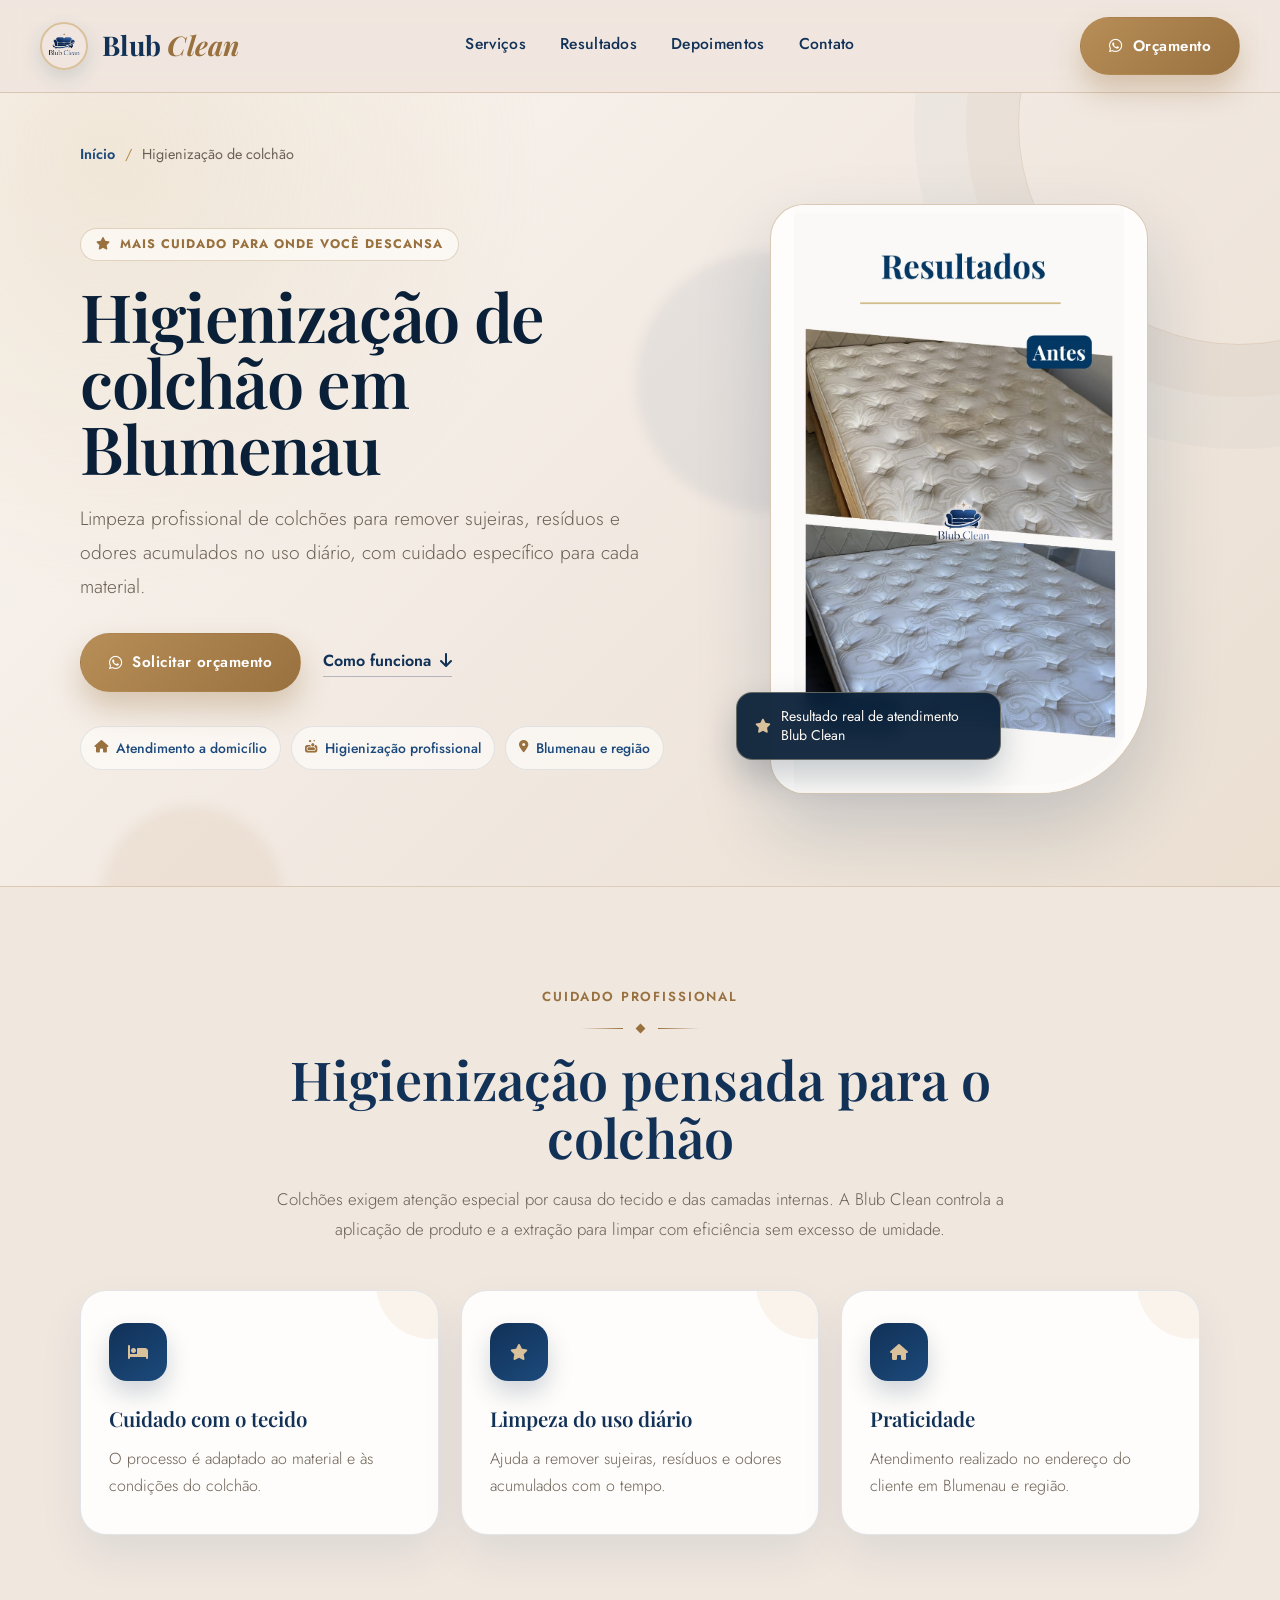
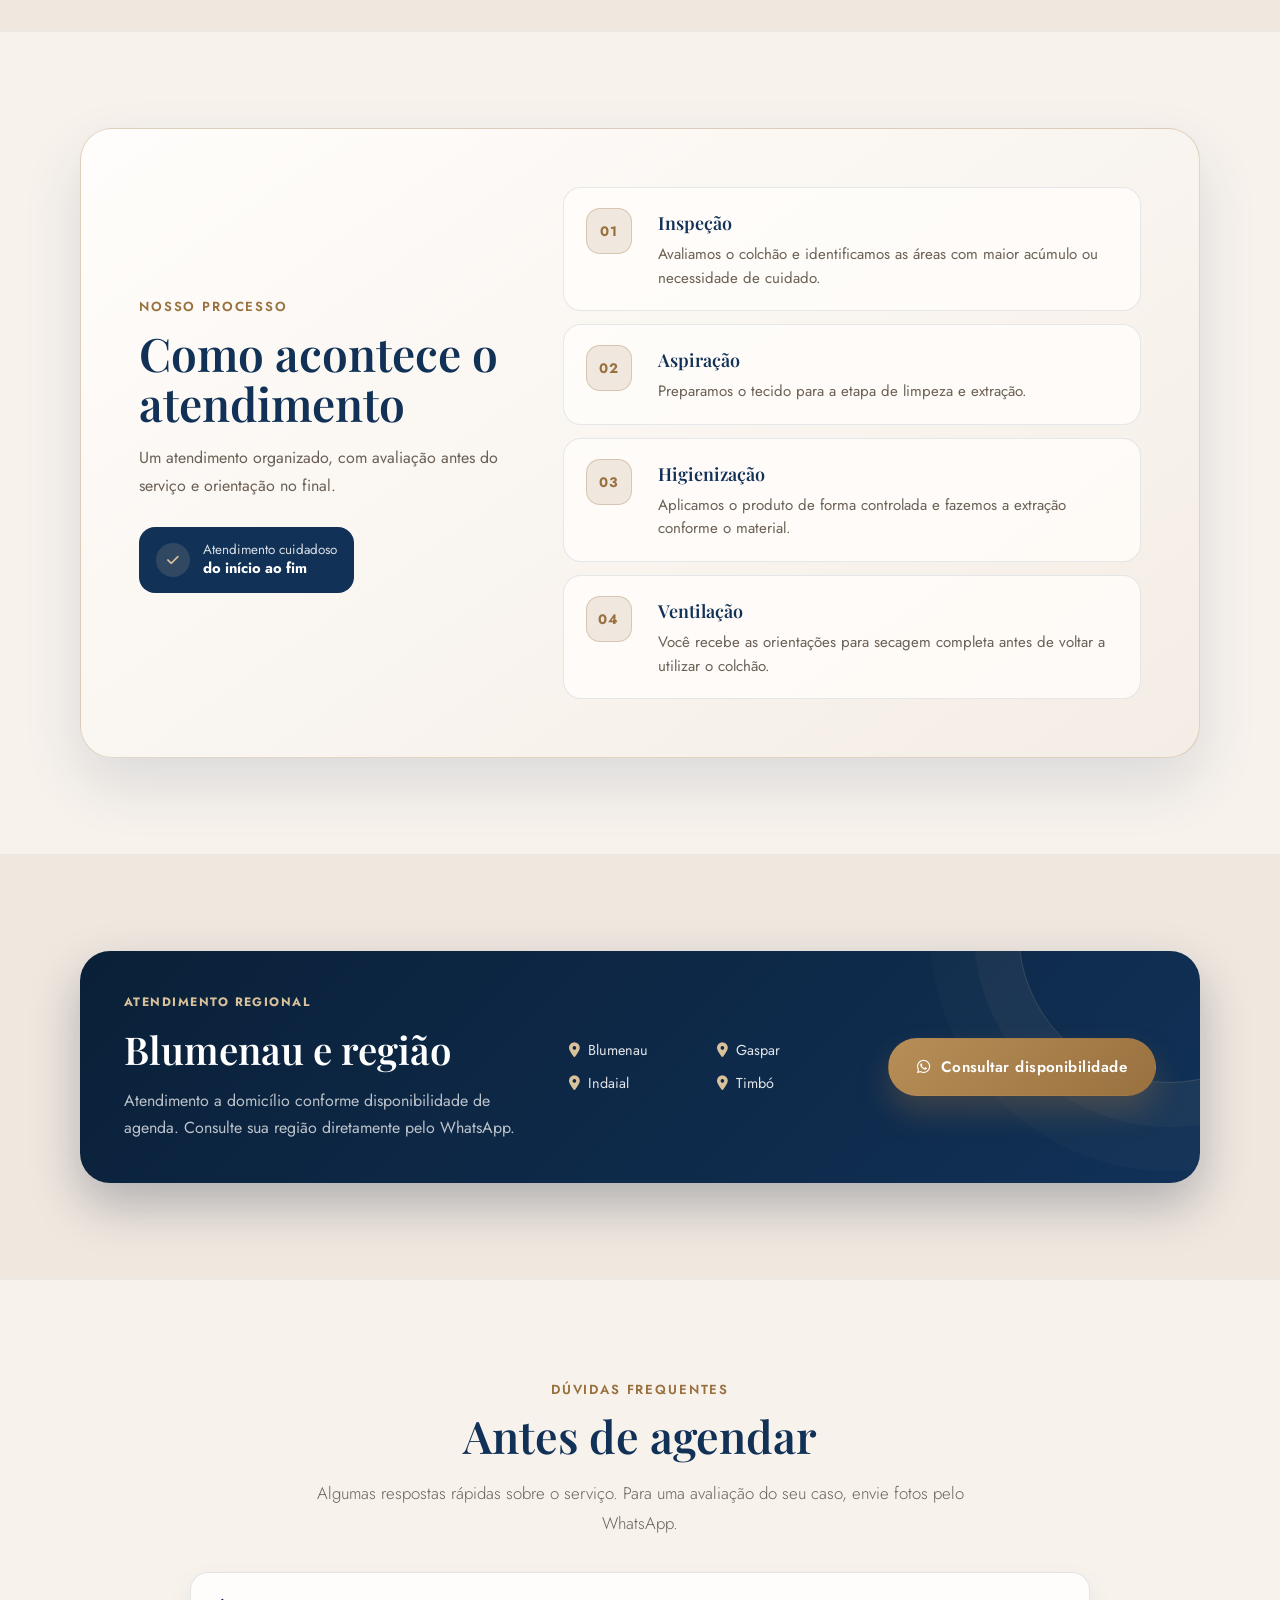
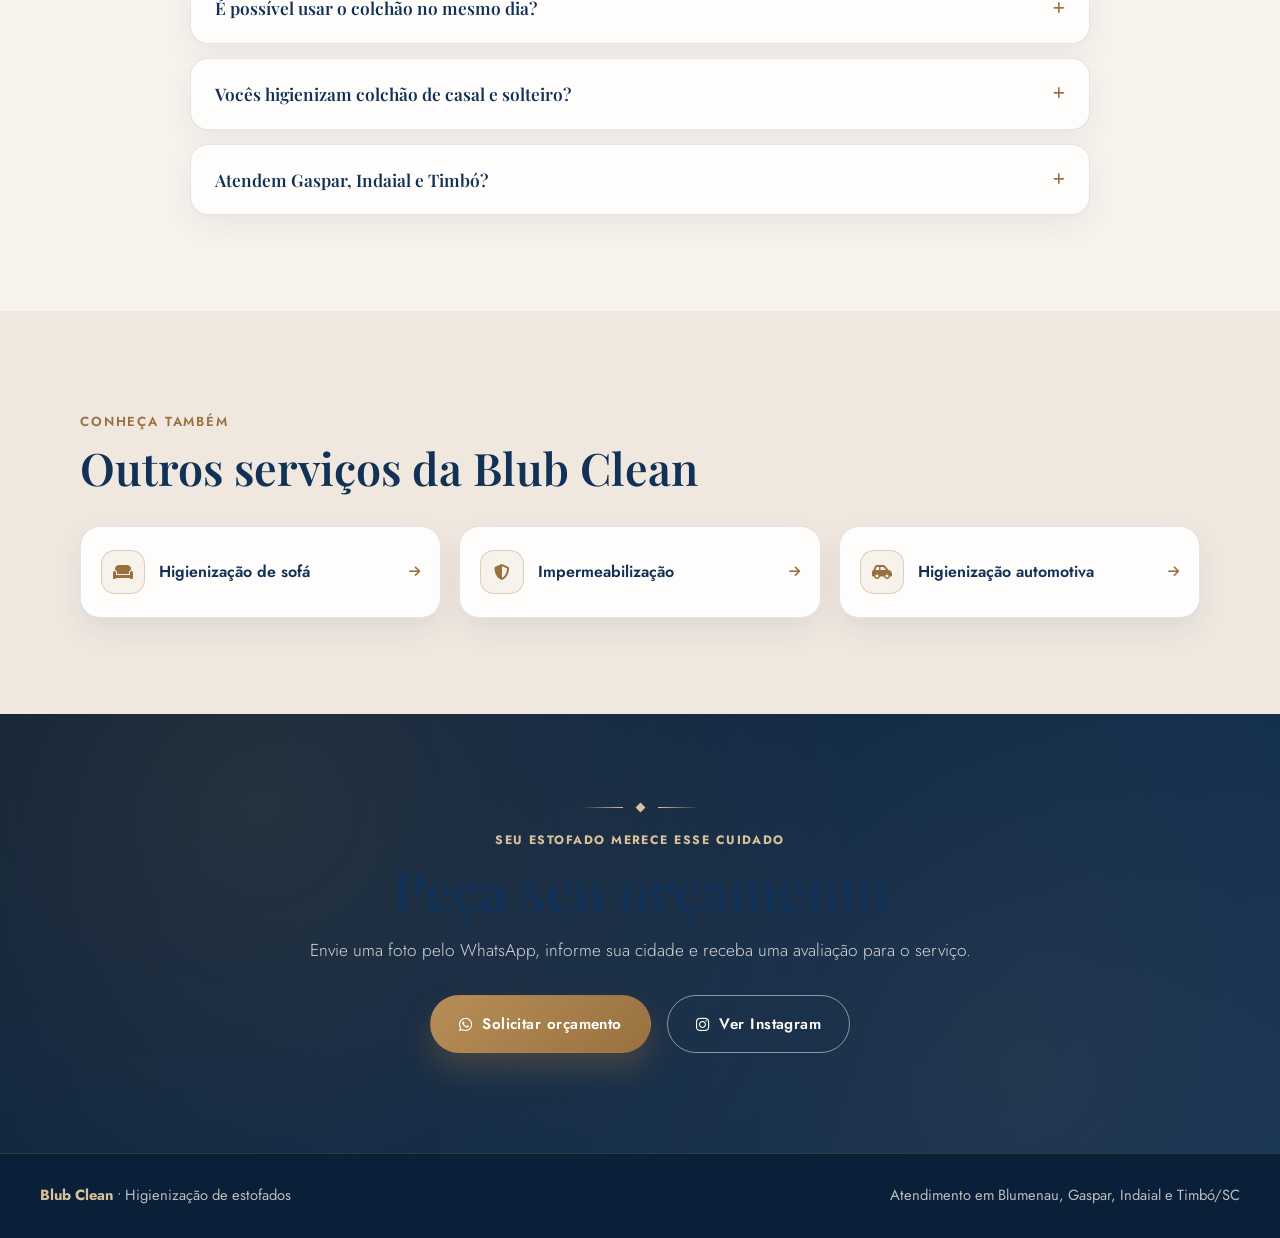
<file: higienizacao-de-colchao-blumenau.html>
<!DOCTYPE html>
<html lang="pt-BR">
<head>
  <meta charset="UTF-8">
  <meta name="viewport" content="width=device-width, initial-scale=1.0">
  <title>Higienização de Colchão em Blumenau | Blub Clean</title>
  <meta name="description" content="Higienização de colchão em Blumenau e região com limpeza profissional e atendimento a domicílio. Solicite orçamento com a Blub Clean.">
  <meta name="robots" content="index, follow, max-image-preview:large, max-snippet:-1, max-video-preview:-1">
  <meta name="theme-color" content="#113157">
  <link rel="canonical" href="https://blubclean.com.br/higienizacao-de-colchao-blumenau.html">
  <link rel="icon" href="/favicon.ico?v=3" sizes="any">
  <link rel="shortcut icon" href="/favicon.ico?v=3">
  <link rel="icon" type="image/png" sizes="32x32" href="/img/favicon-32x32.png?v=3">
  <link rel="apple-touch-icon" sizes="180x180" href="/img/apple-touch-icon.png?v=3">
  <meta property="og:type" content="website">
  <meta property="og:locale" content="pt_BR">
  <meta property="og:site_name" content="Blub Clean">
  <meta property="og:title" content="Higienização de Colchão em Blumenau | Blub Clean">
  <meta property="og:description" content="Higienização de colchão em Blumenau e região com limpeza profissional e atendimento a domicílio. Solicite orçamento com a Blub Clean.">
  <meta property="og:url" content="https://blubclean.com.br/higienizacao-de-colchao-blumenau.html">
  <meta property="og:image" content="https://blubclean.com.br/img/img_colchao2.jpeg">
  <meta name="twitter:card" content="summary_large_image">
  <link rel="preconnect" href="https://fonts.googleapis.com">
  <link rel="preconnect" href="https://fonts.gstatic.com" crossorigin>
  <link href="https://fonts.googleapis.com/css2?family=Playfair+Display:ital,wght@0,500;0,600;0,700;0,800;1,500;1,600&family=Jost:wght@300;400;500;600;700&display=swap" rel="stylesheet">
  <link rel="stylesheet" href="https://cdnjs.cloudflare.com/ajax/libs/font-awesome/6.5.2/css/all.min.css">
    <link rel="stylesheet" href="css/styles.css?v=20260917-5">
<script type="application/ld+json">{
      "@context": "https://schema.org",
      "@graph": [
        {
          "@type": "WebPage",
          "@id": "https://blubclean.com.br/higienizacao-de-colchao-blumenau.html#webpage",
          "url": "https://blubclean.com.br/higienizacao-de-colchao-blumenau.html",
          "name": "Higienização de Colchão em Blumenau | Blub Clean",
          "description": "Higienização de colchão em Blumenau e região com limpeza profissional e atendimento a domicílio. Solicite orçamento com a Blub Clean.",
          "inLanguage": "pt-BR",
          "isPartOf": {"@id": "https://blubclean.com.br/#website"},
          "about": {"@id": "https://blubclean.com.br/higienizacao-de-colchao-blumenau.html#service"}
        },
        {
          "@type": "Service",
          "@id": "https://blubclean.com.br/higienizacao-de-colchao-blumenau.html#service",
          "name": "Higienização de colchão",
          "serviceType": "Higienização de colchão",
          "provider": {"@id": "https://blubclean.com.br/#organization"},
          "areaServed": [
            {"@type": "City", "name": "Blumenau"},
            {"@type": "City", "name": "Gaspar"},
            {"@type": "City", "name": "Indaial"},
            {"@type": "City", "name": "Timbó"}
          ]
        }
      ]
    }</script>
  <script src="js/motion.js?v=20260917-3" defer></script>
</head>
<body class="seo-page service-page">
  <header class="header">
    <div class="container header-inner">
      <a href="index.html" class="brand" aria-label="Blub Clean - início">
        <img class="brand-logo" src="img/logo_blubclean.PNG" alt="Blub Clean - higienização de estofados em Blumenau" width="48" height="48">
        <span>Blub <span class="light">Clean</span></span>
      </a>
      <nav class="nav" aria-label="Navegação principal">
        <a href="index.html#servicos">Serviços</a>
        <a href="index.html#galeria">Resultados</a>
        <a href="index.html#depoimentos">Depoimentos</a>
        <a href="index.html#contato">Contato</a>
      </nav>
      <div class="header-cta">
        <a class="btn btn-primary" href="https://wa.me/5547997074768?text=Olá!%20Vim%20pelo%20site%20da%20Blub%20Clean%20e%20quero%20um%20orçamento." target="_blank" rel="noopener noreferrer"><i class="fa-brands fa-whatsapp"></i> Orçamento</a>
      </div>
    </div>
  </header>

  <main>
    <section class="service-hero">
      <div class="service-hero-glow one"></div>
      <div class="service-hero-glow two"></div>
      <div class="container">
        <nav class="breadcrumb" aria-label="Breadcrumb"><a href="index.html">Início</a><span>/</span><span>Higienização de colchão</span></nav>
        <div class="service-hero-grid">
          <div class="service-hero-copy">
            <span class="service-kicker"><i class="fa-solid fa-star"></i> Mais cuidado para onde você descansa</span>
            <h1>Higienização de colchão em Blumenau</h1>
            <p class="service-lead">Limpeza profissional de colchões para remover sujeiras, resíduos e odores acumulados no uso diário, com cuidado específico para cada material.</p>
            <div class="service-actions">
              <a class="btn btn-primary" href="https://wa.me/5547997074768?text=Ol%C3%A1%21%20Quero%20um%20or%C3%A7amento%20para%20Higieniza%C3%A7%C3%A3o%20de%20colch%C3%A3o." target="_blank" rel="noopener noreferrer"><i class="fa-brands fa-whatsapp"></i> Solicitar orçamento</a>
              <a class="service-text-link" href="#como-funciona">Como funciona <i class="fa-solid fa-arrow-down"></i></a>
            </div>
            <ul class="service-trust" aria-label="Diferenciais">
              <li><i class="fa-solid fa-house"></i><span>Atendimento a domicílio</span></li>
              <li><i class="fa-solid fa-soap"></i><span>Higienização profissional</span></li>
              <li><i class="fa-solid fa-location-dot"></i><span>Blumenau e região</span></li>
            </ul>
          </div>
          <figure class="service-hero-media">
            <div class="service-photo-frame">
              <img src="img/img_colchao2.jpeg" alt="Resultado de higienização de colchão realizada pela Blub Clean" loading="eager" decoding="async">
            </div>
            <figcaption><i class="fa-solid fa-star"></i> Resultado real de atendimento Blub Clean</figcaption>
          </figure>
        </div>
      </div>
    </section>

    <section class="service-section" id="como-funciona">
      <div class="container service-narrow">
        <div class="service-section-head">
          <span class="section-tag">Cuidado profissional</span>
          <div class="ornament"><span class="line"></span><span class="dot"></span><span class="line right"></span></div>
          <h2>Higienização pensada para o colchão</h2>
          <p>Colchões exigem atenção especial por causa do tecido e das camadas internas. A Blub Clean controla a aplicação de produto e a extração para limpar com eficiência sem excesso de umidade.</p>
        </div>
        <div class="service-benefits">
          <article class="service-benefit">
              <div class="service-icon"><i class="fa-solid fa-bed"></i></div>
              <h3>Cuidado com o tecido</h3>
              <p>O processo é adaptado ao material e às condições do colchão.</p>
            </article><article class="service-benefit">
              <div class="service-icon"><i class="fa-solid fa-star"></i></div>
              <h3>Limpeza do uso diário</h3>
              <p>Ajuda a remover sujeiras, resíduos e odores acumulados com o tempo.</p>
            </article><article class="service-benefit">
              <div class="service-icon"><i class="fa-solid fa-house"></i></div>
              <h3>Praticidade</h3>
              <p>Atendimento realizado no endereço do cliente em Blumenau e região.</p>
            </article>
        </div>
      </div>
    </section>

    <section class="service-section service-section-soft">
      <div class="container service-narrow">
        <div class="service-process-card">
          <div class="service-process-intro">
            <span class="section-tag">Nosso processo</span>
            <h2>Como acontece o atendimento</h2>
            <p>Um atendimento organizado, com avaliação antes do serviço e orientação no final.</p>
            <div class="process-seal"><i class="fa-solid fa-check"></i><span>Atendimento cuidadoso<br><strong>do início ao fim</strong></span></div>
          </div>
          <ol class="service-steps">
            <li class="service-step">
              <span class="step-number">01</span>
              <div><h3>Inspeção</h3><p>Avaliamos o colchão e identificamos as áreas com maior acúmulo ou necessidade de cuidado.</p></div>
            </li><li class="service-step">
              <span class="step-number">02</span>
              <div><h3>Aspiração</h3><p>Preparamos o tecido para a etapa de limpeza e extração.</p></div>
            </li><li class="service-step">
              <span class="step-number">03</span>
              <div><h3>Higienização</h3><p>Aplicamos o produto de forma controlada e fazemos a extração conforme o material.</p></div>
            </li><li class="service-step">
              <span class="step-number">04</span>
              <div><h3>Ventilação</h3><p>Você recebe as orientações para secagem completa antes de voltar a utilizar o colchão.</p></div>
            </li>
          </ol>
        </div>
      </div>
    </section>

    <section class="service-section coverage-section">
      <div class="container service-narrow">
        <div class="coverage-card">
          <div>
            <span class="coverage-kicker">Atendimento regional</span>
            <h2>Blumenau e região</h2>
            <p>Atendimento a domicílio conforme disponibilidade de agenda. Consulte sua região diretamente pelo WhatsApp.</p>
          </div>
          <div class="coverage-cities" aria-label="Cidades atendidas">
            <span><i class="fa-solid fa-location-dot"></i> Blumenau</span>
            <span><i class="fa-solid fa-location-dot"></i> Gaspar</span>
            <span><i class="fa-solid fa-location-dot"></i> Indaial</span>
            <span><i class="fa-solid fa-location-dot"></i> Timbó</span>
          </div>
          <a class="btn btn-primary" href="https://wa.me/5547997074768?text=Ol%C3%A1%21%20Quero%20um%20or%C3%A7amento%20para%20Higieniza%C3%A7%C3%A3o%20de%20colch%C3%A3o." target="_blank" rel="noopener noreferrer"><i class="fa-brands fa-whatsapp"></i> Consultar disponibilidade</a>
        </div>
      </div>
    </section>

    <section class="service-section service-section-soft">
      <div class="container service-narrow faq-wrap">
        <div class="service-section-head compact">
          <span class="section-tag">Dúvidas frequentes</span>
          <h2>Antes de agendar</h2>
          <p>Algumas respostas rápidas sobre o serviço. Para uma avaliação do seu caso, envie fotos pelo WhatsApp.</p>
        </div>
        <div class="service-faqs">
          <details class="service-faq">
              <summary>É possível usar o colchão no mesmo dia?<i class="fa-solid fa-plus"></i></summary>
              <p>Depende do tempo de secagem. Recomendamos aguardar a secagem completa antes de colocar roupa de cama ou utilizar o colchão.</p>
            </details><details class="service-faq">
              <summary>Vocês higienizam colchão de casal e solteiro?<i class="fa-solid fa-plus"></i></summary>
              <p>Sim. Atendemos diferentes tamanhos e modelos de colchão, mediante avaliação.</p>
            </details><details class="service-faq">
              <summary>Atendem Gaspar, Indaial e Timbó?<i class="fa-solid fa-plus"></i></summary>
              <p>Sim. Além de Blumenau, atendemos Gaspar, Indaial e Timbó conforme disponibilidade.</p>
            </details>
        </div>
      </div>
    </section>

    <section class="service-section related-section">
      <div class="container service-narrow">
        <div class="service-section-head compact left">
          <span class="section-tag">Conheça também</span>
          <h2>Outros serviços da Blub Clean</h2>
        </div>
        <div class="related-grid">
          <a class="related-card" href="higienizacao-de-sofa-blumenau.html">
              <span class="related-icon"><i class="fa-solid fa-couch"></i></span>
              <span>Higienização de sofá</span>
              <i class="fa-solid fa-arrow-right related-arrow"></i>
            </a><a class="related-card" href="impermeabilizacao-de-estofados-blumenau.html">
              <span class="related-icon"><i class="fa-solid fa-shield-halved"></i></span>
              <span>Impermeabilização</span>
              <i class="fa-solid fa-arrow-right related-arrow"></i>
            </a><a class="related-card" href="higienizacao-automotiva-blumenau.html">
              <span class="related-icon"><i class="fa-solid fa-car-side"></i></span>
              <span>Higienização automotiva</span>
              <i class="fa-solid fa-arrow-right related-arrow"></i>
            </a>
        </div>
      </div>
    </section>

    <section id="contato" class="cta service-cta">
      <div class="container">
        <div class="cta-box">
          <div class="ornament on-dark"><span class="line"></span><span class="dot"></span><span class="line right"></span></div>
          <span class="cta-kicker">Seu estofado merece esse cuidado</span>
          <h2>Peça seu orçamento</h2>
          <p>Envie uma foto pelo WhatsApp, informe sua cidade e receba uma avaliação para o serviço.</p>
          <div class="contact-inline">
            <a class="btn btn-primary" href="https://wa.me/5547997074768?text=Ol%C3%A1%21%20Quero%20um%20or%C3%A7amento%20para%20Higieniza%C3%A7%C3%A3o%20de%20colch%C3%A3o." target="_blank" rel="noopener noreferrer"><i class="fa-brands fa-whatsapp"></i> Solicitar orçamento</a>
            <a class="btn btn-secondary" href="https://instagram.com/blubclean" target="_blank" rel="noopener noreferrer"><i class="fa-brands fa-instagram"></i> Ver Instagram</a>
          </div>
        </div>
      </div>
    </section>
  </main>

  <footer class="footer">
    <div class="container footer-inner">
      <div><strong>Blub Clean</strong> • Higienização de estofados</div>
      <div>Atendimento em Blumenau, Gaspar, Indaial e Timbó/SC</div>
    </div>
  </footer>
</body>
</html>
</file>
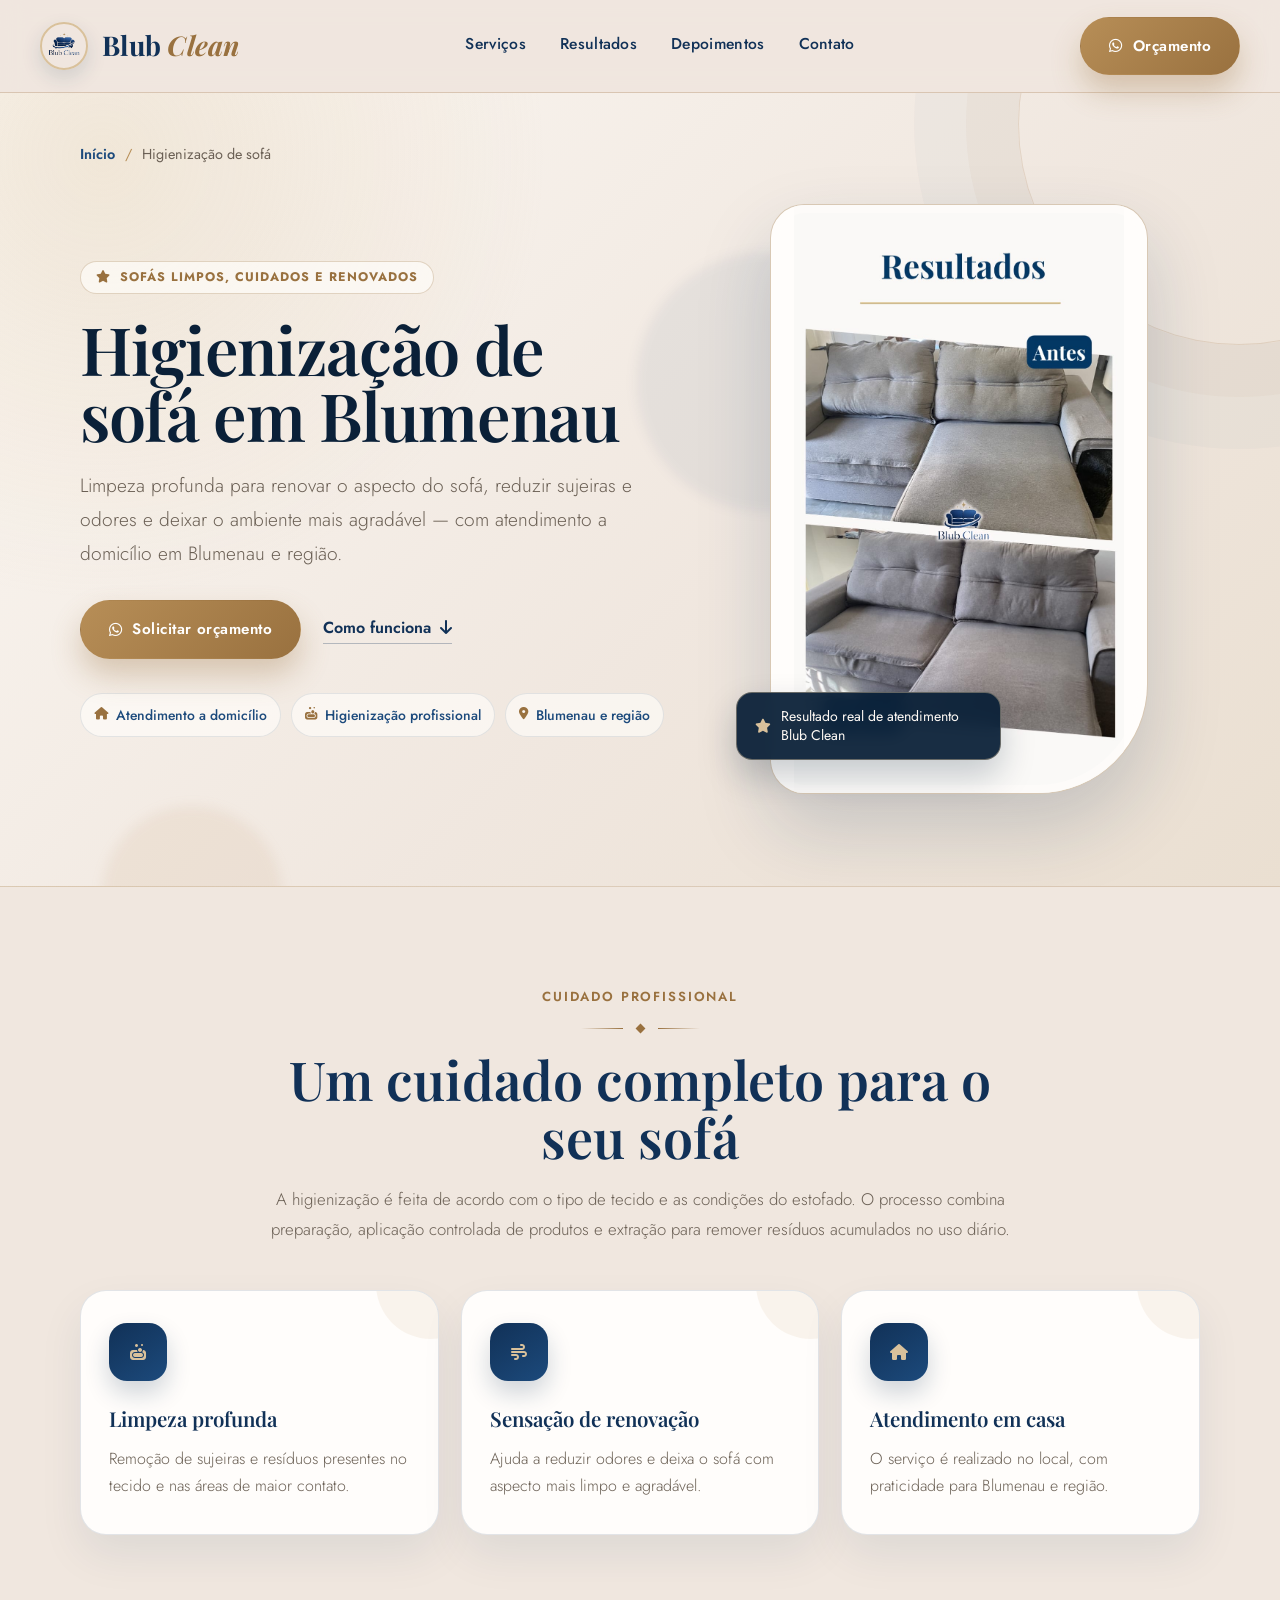
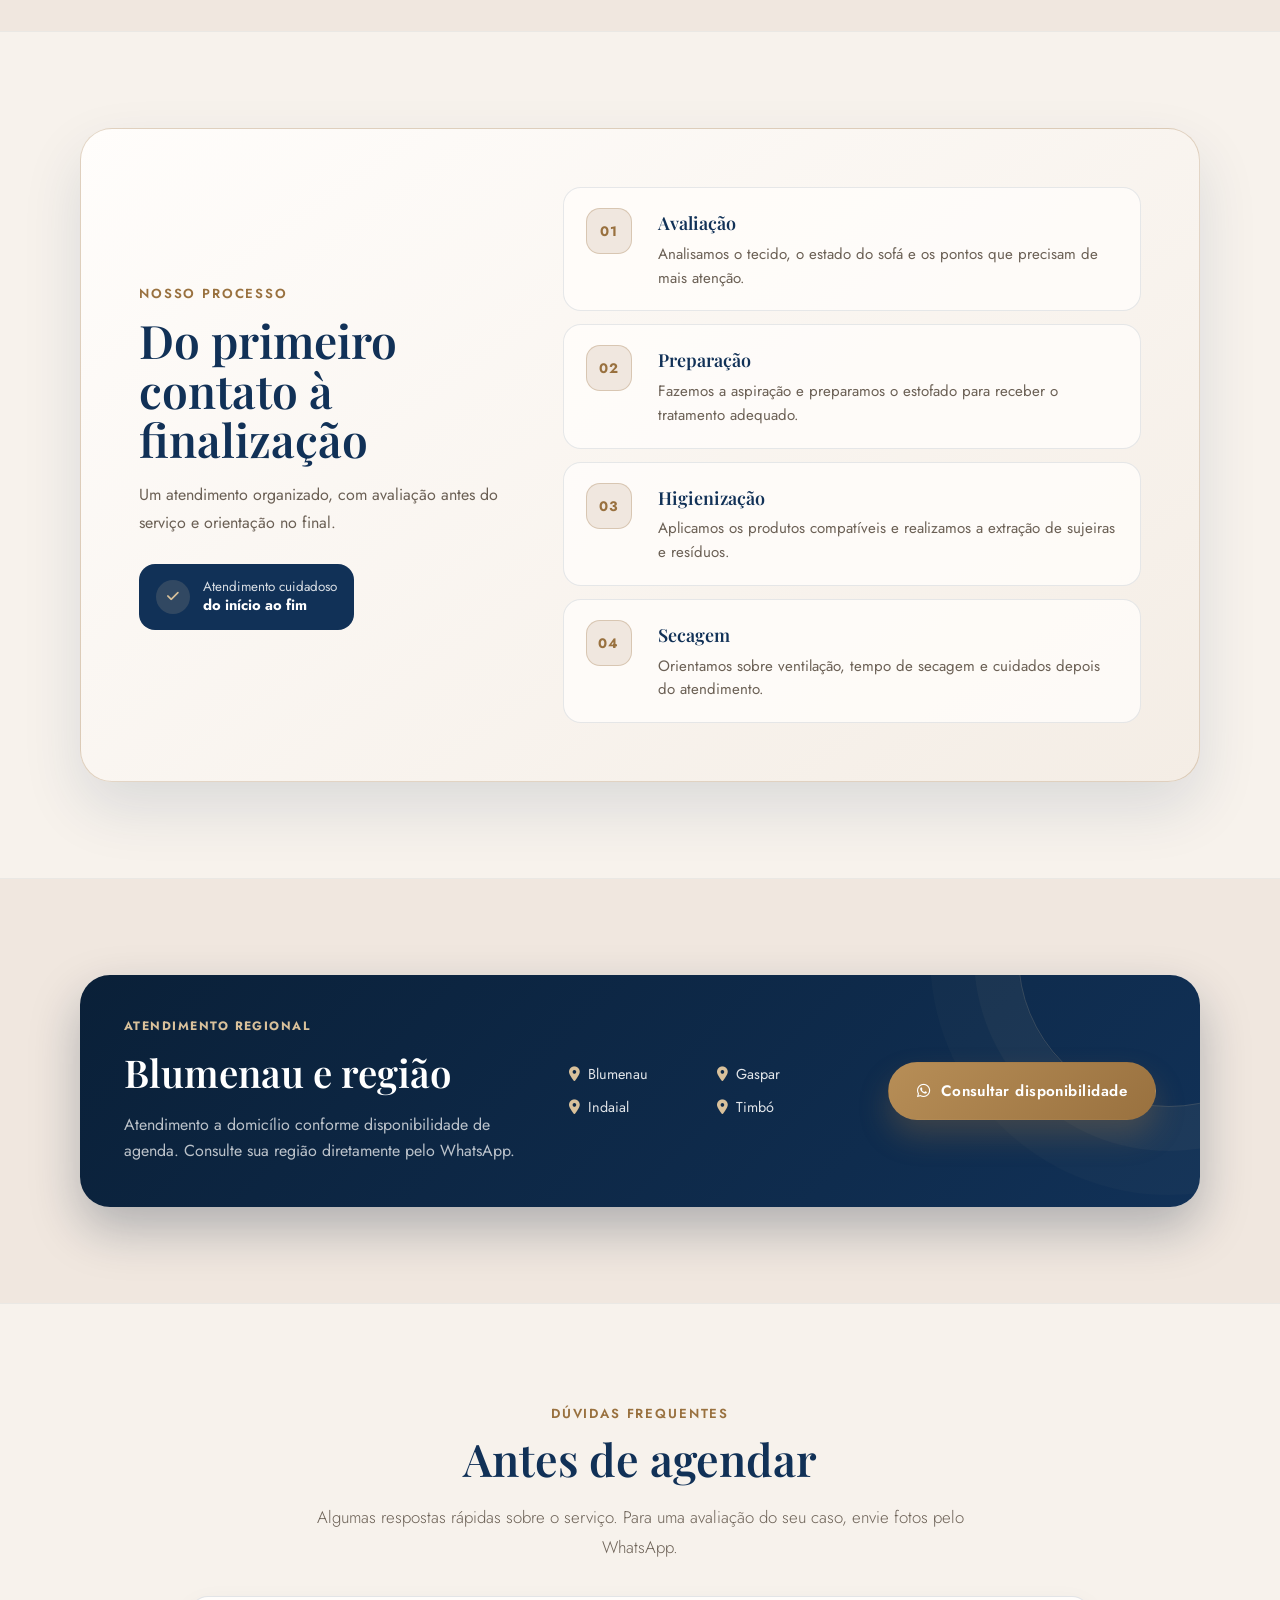
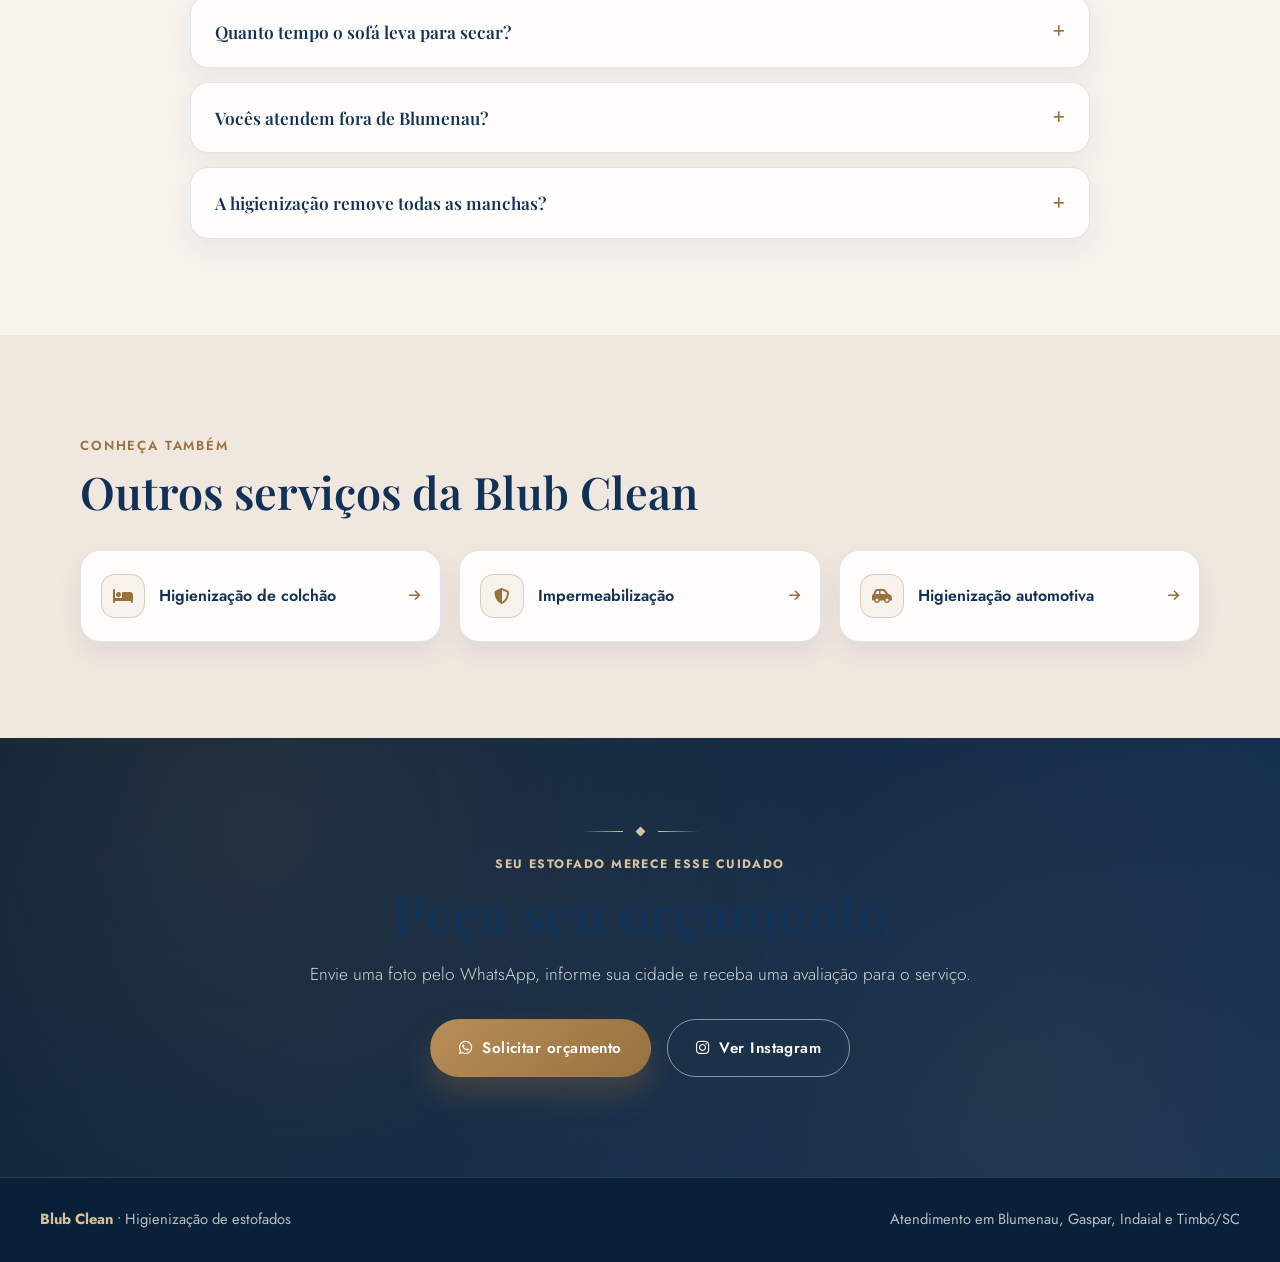
<file: higienizacao-de-sofa-blumenau.html>
<!DOCTYPE html>
<html lang="pt-BR">
<head>
  <meta charset="UTF-8">
  <meta name="viewport" content="width=device-width, initial-scale=1.0">
  <title>Higienização de Sofá em Blumenau | Blub Clean</title>
  <meta name="description" content="Higienização profissional de sofá em Blumenau e região. Remoção de sujeiras, odores e resíduos com atendimento a domicílio. Peça seu orçamento.">
  <meta name="robots" content="index, follow, max-image-preview:large, max-snippet:-1, max-video-preview:-1">
  <meta name="theme-color" content="#113157">
  <link rel="canonical" href="https://blubclean.com.br/higienizacao-de-sofa-blumenau.html">
  <link rel="icon" href="/favicon.ico?v=3" sizes="any">
  <link rel="shortcut icon" href="/favicon.ico?v=3">
  <link rel="icon" type="image/png" sizes="32x32" href="/img/favicon-32x32.png?v=3">
  <link rel="apple-touch-icon" sizes="180x180" href="/img/apple-touch-icon.png?v=3">
  <meta property="og:type" content="website">
  <meta property="og:locale" content="pt_BR">
  <meta property="og:site_name" content="Blub Clean">
  <meta property="og:title" content="Higienização de Sofá em Blumenau | Blub Clean">
  <meta property="og:description" content="Higienização profissional de sofá em Blumenau e região. Remoção de sujeiras, odores e resíduos com atendimento a domicílio. Peça seu orçamento.">
  <meta property="og:url" content="https://blubclean.com.br/higienizacao-de-sofa-blumenau.html">
  <meta property="og:image" content="https://blubclean.com.br/img/img_sofa.jpeg">
  <meta name="twitter:card" content="summary_large_image">
  <link rel="preconnect" href="https://fonts.googleapis.com">
  <link rel="preconnect" href="https://fonts.gstatic.com" crossorigin>
  <link href="https://fonts.googleapis.com/css2?family=Playfair+Display:ital,wght@0,500;0,600;0,700;0,800;1,500;1,600&family=Jost:wght@300;400;500;600;700&display=swap" rel="stylesheet">
  <link rel="stylesheet" href="https://cdnjs.cloudflare.com/ajax/libs/font-awesome/6.5.2/css/all.min.css">
    <link rel="stylesheet" href="css/styles.css?v=20260917-5">
<script type="application/ld+json">{
      "@context": "https://schema.org",
      "@graph": [
        {
          "@type": "WebPage",
          "@id": "https://blubclean.com.br/higienizacao-de-sofa-blumenau.html#webpage",
          "url": "https://blubclean.com.br/higienizacao-de-sofa-blumenau.html",
          "name": "Higienização de Sofá em Blumenau | Blub Clean",
          "description": "Higienização profissional de sofá em Blumenau e região. Remoção de sujeiras, odores e resíduos com atendimento a domicílio. Peça seu orçamento.",
          "inLanguage": "pt-BR",
          "isPartOf": {"@id": "https://blubclean.com.br/#website"},
          "about": {"@id": "https://blubclean.com.br/higienizacao-de-sofa-blumenau.html#service"}
        },
        {
          "@type": "Service",
          "@id": "https://blubclean.com.br/higienizacao-de-sofa-blumenau.html#service",
          "name": "Higienização de sofá",
          "serviceType": "Higienização de sofá",
          "provider": {"@id": "https://blubclean.com.br/#organization"},
          "areaServed": [
            {"@type": "City", "name": "Blumenau"},
            {"@type": "City", "name": "Gaspar"},
            {"@type": "City", "name": "Indaial"},
            {"@type": "City", "name": "Timbó"}
          ]
        }
      ]
    }</script>
  <script src="js/motion.js?v=20260917-3" defer></script>
</head>
<body class="seo-page service-page">
  <header class="header">
    <div class="container header-inner">
      <a href="index.html" class="brand" aria-label="Blub Clean - início">
        <img class="brand-logo" src="img/logo_blubclean.PNG" alt="Blub Clean - higienização de estofados em Blumenau" width="48" height="48">
        <span>Blub <span class="light">Clean</span></span>
      </a>
      <nav class="nav" aria-label="Navegação principal">
        <a href="index.html#servicos">Serviços</a>
        <a href="index.html#galeria">Resultados</a>
        <a href="index.html#depoimentos">Depoimentos</a>
        <a href="index.html#contato">Contato</a>
      </nav>
      <div class="header-cta">
        <a class="btn btn-primary" href="https://wa.me/5547997074768?text=Olá!%20Vim%20pelo%20site%20da%20Blub%20Clean%20e%20quero%20um%20orçamento." target="_blank" rel="noopener noreferrer"><i class="fa-brands fa-whatsapp"></i> Orçamento</a>
      </div>
    </div>
  </header>

  <main>
    <section class="service-hero">
      <div class="service-hero-glow one"></div>
      <div class="service-hero-glow two"></div>
      <div class="container">
        <nav class="breadcrumb" aria-label="Breadcrumb"><a href="index.html">Início</a><span>/</span><span>Higienização de sofá</span></nav>
        <div class="service-hero-grid">
          <div class="service-hero-copy">
            <span class="service-kicker"><i class="fa-solid fa-star"></i> Sofás limpos, cuidados e renovados</span>
            <h1>Higienização de sofá em Blumenau</h1>
            <p class="service-lead">Limpeza profunda para renovar o aspecto do sofá, reduzir sujeiras e odores e deixar o ambiente mais agradável — com atendimento a domicílio em Blumenau e região.</p>
            <div class="service-actions">
              <a class="btn btn-primary" href="https://wa.me/5547997074768?text=Ol%C3%A1%21%20Quero%20um%20or%C3%A7amento%20para%20Higieniza%C3%A7%C3%A3o%20de%20sof%C3%A1." target="_blank" rel="noopener noreferrer"><i class="fa-brands fa-whatsapp"></i> Solicitar orçamento</a>
              <a class="service-text-link" href="#como-funciona">Como funciona <i class="fa-solid fa-arrow-down"></i></a>
            </div>
            <ul class="service-trust" aria-label="Diferenciais">
              <li><i class="fa-solid fa-house"></i><span>Atendimento a domicílio</span></li>
              <li><i class="fa-solid fa-soap"></i><span>Higienização profissional</span></li>
              <li><i class="fa-solid fa-location-dot"></i><span>Blumenau e região</span></li>
            </ul>
          </div>
          <figure class="service-hero-media">
            <div class="service-photo-frame">
              <img src="img/img_sofa.jpeg" alt="Resultado de higienização de sofá realizada pela Blub Clean" loading="eager" decoding="async">
            </div>
            <figcaption><i class="fa-solid fa-star"></i> Resultado real de atendimento Blub Clean</figcaption>
          </figure>
        </div>
      </div>
    </section>

    <section class="service-section" id="como-funciona">
      <div class="container service-narrow">
        <div class="service-section-head">
          <span class="section-tag">Cuidado profissional</span>
          <div class="ornament"><span class="line"></span><span class="dot"></span><span class="line right"></span></div>
          <h2>Um cuidado completo para o seu sofá</h2>
          <p>A higienização é feita de acordo com o tipo de tecido e as condições do estofado. O processo combina preparação, aplicação controlada de produtos e extração para remover resíduos acumulados no uso diário.</p>
        </div>
        <div class="service-benefits">
          <article class="service-benefit">
              <div class="service-icon"><i class="fa-solid fa-soap"></i></div>
              <h3>Limpeza profunda</h3>
              <p>Remoção de sujeiras e resíduos presentes no tecido e nas áreas de maior contato.</p>
            </article><article class="service-benefit">
              <div class="service-icon"><i class="fa-solid fa-wind"></i></div>
              <h3>Sensação de renovação</h3>
              <p>Ajuda a reduzir odores e deixa o sofá com aspecto mais limpo e agradável.</p>
            </article><article class="service-benefit">
              <div class="service-icon"><i class="fa-solid fa-house"></i></div>
              <h3>Atendimento em casa</h3>
              <p>O serviço é realizado no local, com praticidade para Blumenau e região.</p>
            </article>
        </div>
      </div>
    </section>

    <section class="service-section service-section-soft">
      <div class="container service-narrow">
        <div class="service-process-card">
          <div class="service-process-intro">
            <span class="section-tag">Nosso processo</span>
            <h2>Do primeiro contato à finalização</h2>
            <p>Um atendimento organizado, com avaliação antes do serviço e orientação no final.</p>
            <div class="process-seal"><i class="fa-solid fa-check"></i><span>Atendimento cuidadoso<br><strong>do início ao fim</strong></span></div>
          </div>
          <ol class="service-steps">
            <li class="service-step">
              <span class="step-number">01</span>
              <div><h3>Avaliação</h3><p>Analisamos o tecido, o estado do sofá e os pontos que precisam de mais atenção.</p></div>
            </li><li class="service-step">
              <span class="step-number">02</span>
              <div><h3>Preparação</h3><p>Fazemos a aspiração e preparamos o estofado para receber o tratamento adequado.</p></div>
            </li><li class="service-step">
              <span class="step-number">03</span>
              <div><h3>Higienização</h3><p>Aplicamos os produtos compatíveis e realizamos a extração de sujeiras e resíduos.</p></div>
            </li><li class="service-step">
              <span class="step-number">04</span>
              <div><h3>Secagem</h3><p>Orientamos sobre ventilação, tempo de secagem e cuidados depois do atendimento.</p></div>
            </li>
          </ol>
        </div>
      </div>
    </section>

    <section class="service-section coverage-section">
      <div class="container service-narrow">
        <div class="coverage-card">
          <div>
            <span class="coverage-kicker">Atendimento regional</span>
            <h2>Blumenau e região</h2>
            <p>Atendimento a domicílio conforme disponibilidade de agenda. Consulte sua região diretamente pelo WhatsApp.</p>
          </div>
          <div class="coverage-cities" aria-label="Cidades atendidas">
            <span><i class="fa-solid fa-location-dot"></i> Blumenau</span>
            <span><i class="fa-solid fa-location-dot"></i> Gaspar</span>
            <span><i class="fa-solid fa-location-dot"></i> Indaial</span>
            <span><i class="fa-solid fa-location-dot"></i> Timbó</span>
          </div>
          <a class="btn btn-primary" href="https://wa.me/5547997074768?text=Ol%C3%A1%21%20Quero%20um%20or%C3%A7amento%20para%20Higieniza%C3%A7%C3%A3o%20de%20sof%C3%A1." target="_blank" rel="noopener noreferrer"><i class="fa-brands fa-whatsapp"></i> Consultar disponibilidade</a>
        </div>
      </div>
    </section>

    <section class="service-section service-section-soft">
      <div class="container service-narrow faq-wrap">
        <div class="service-section-head compact">
          <span class="section-tag">Dúvidas frequentes</span>
          <h2>Antes de agendar</h2>
          <p>Algumas respostas rápidas sobre o serviço. Para uma avaliação do seu caso, envie fotos pelo WhatsApp.</p>
        </div>
        <div class="service-faqs">
          <details class="service-faq">
              <summary>Quanto tempo o sofá leva para secar?<i class="fa-solid fa-plus"></i></summary>
              <p>O tempo varia conforme tecido, ventilação, clima e quantidade de umidade utilizada. No atendimento, orientamos a melhor forma de deixar o estofado secar.</p>
            </details><details class="service-faq">
              <summary>Vocês atendem fora de Blumenau?<i class="fa-solid fa-plus"></i></summary>
              <p>Sim. A Blub Clean atende Blumenau, Gaspar, Indaial e Timbó, conforme disponibilidade de agenda.</p>
            </details><details class="service-faq">
              <summary>A higienização remove todas as manchas?<i class="fa-solid fa-plus"></i></summary>
              <p>Muitas manchas podem clarear ou sair, mas o resultado depende do tipo de mancha, do tecido e do tempo em que ela está no estofado. A avaliação é feita antes do procedimento.</p>
            </details>
        </div>
      </div>
    </section>

    <section class="service-section related-section">
      <div class="container service-narrow">
        <div class="service-section-head compact left">
          <span class="section-tag">Conheça também</span>
          <h2>Outros serviços da Blub Clean</h2>
        </div>
        <div class="related-grid">
          <a class="related-card" href="higienizacao-de-colchao-blumenau.html">
              <span class="related-icon"><i class="fa-solid fa-bed"></i></span>
              <span>Higienização de colchão</span>
              <i class="fa-solid fa-arrow-right related-arrow"></i>
            </a><a class="related-card" href="impermeabilizacao-de-estofados-blumenau.html">
              <span class="related-icon"><i class="fa-solid fa-shield-halved"></i></span>
              <span>Impermeabilização</span>
              <i class="fa-solid fa-arrow-right related-arrow"></i>
            </a><a class="related-card" href="higienizacao-automotiva-blumenau.html">
              <span class="related-icon"><i class="fa-solid fa-car-side"></i></span>
              <span>Higienização automotiva</span>
              <i class="fa-solid fa-arrow-right related-arrow"></i>
            </a>
        </div>
      </div>
    </section>

    <section id="contato" class="cta service-cta">
      <div class="container">
        <div class="cta-box">
          <div class="ornament on-dark"><span class="line"></span><span class="dot"></span><span class="line right"></span></div>
          <span class="cta-kicker">Seu estofado merece esse cuidado</span>
          <h2>Peça seu orçamento</h2>
          <p>Envie uma foto pelo WhatsApp, informe sua cidade e receba uma avaliação para o serviço.</p>
          <div class="contact-inline">
            <a class="btn btn-primary" href="https://wa.me/5547997074768?text=Ol%C3%A1%21%20Quero%20um%20or%C3%A7amento%20para%20Higieniza%C3%A7%C3%A3o%20de%20sof%C3%A1." target="_blank" rel="noopener noreferrer"><i class="fa-brands fa-whatsapp"></i> Solicitar orçamento</a>
            <a class="btn btn-secondary" href="https://instagram.com/blubclean" target="_blank" rel="noopener noreferrer"><i class="fa-brands fa-instagram"></i> Ver Instagram</a>
          </div>
        </div>
      </div>
    </section>
  </main>

  <footer class="footer">
    <div class="container footer-inner">
      <div><strong>Blub Clean</strong> • Higienização de estofados</div>
      <div>Atendimento em Blumenau, Gaspar, Indaial e Timbó/SC</div>
    </div>
  </footer>
</body>
</html>
</file>
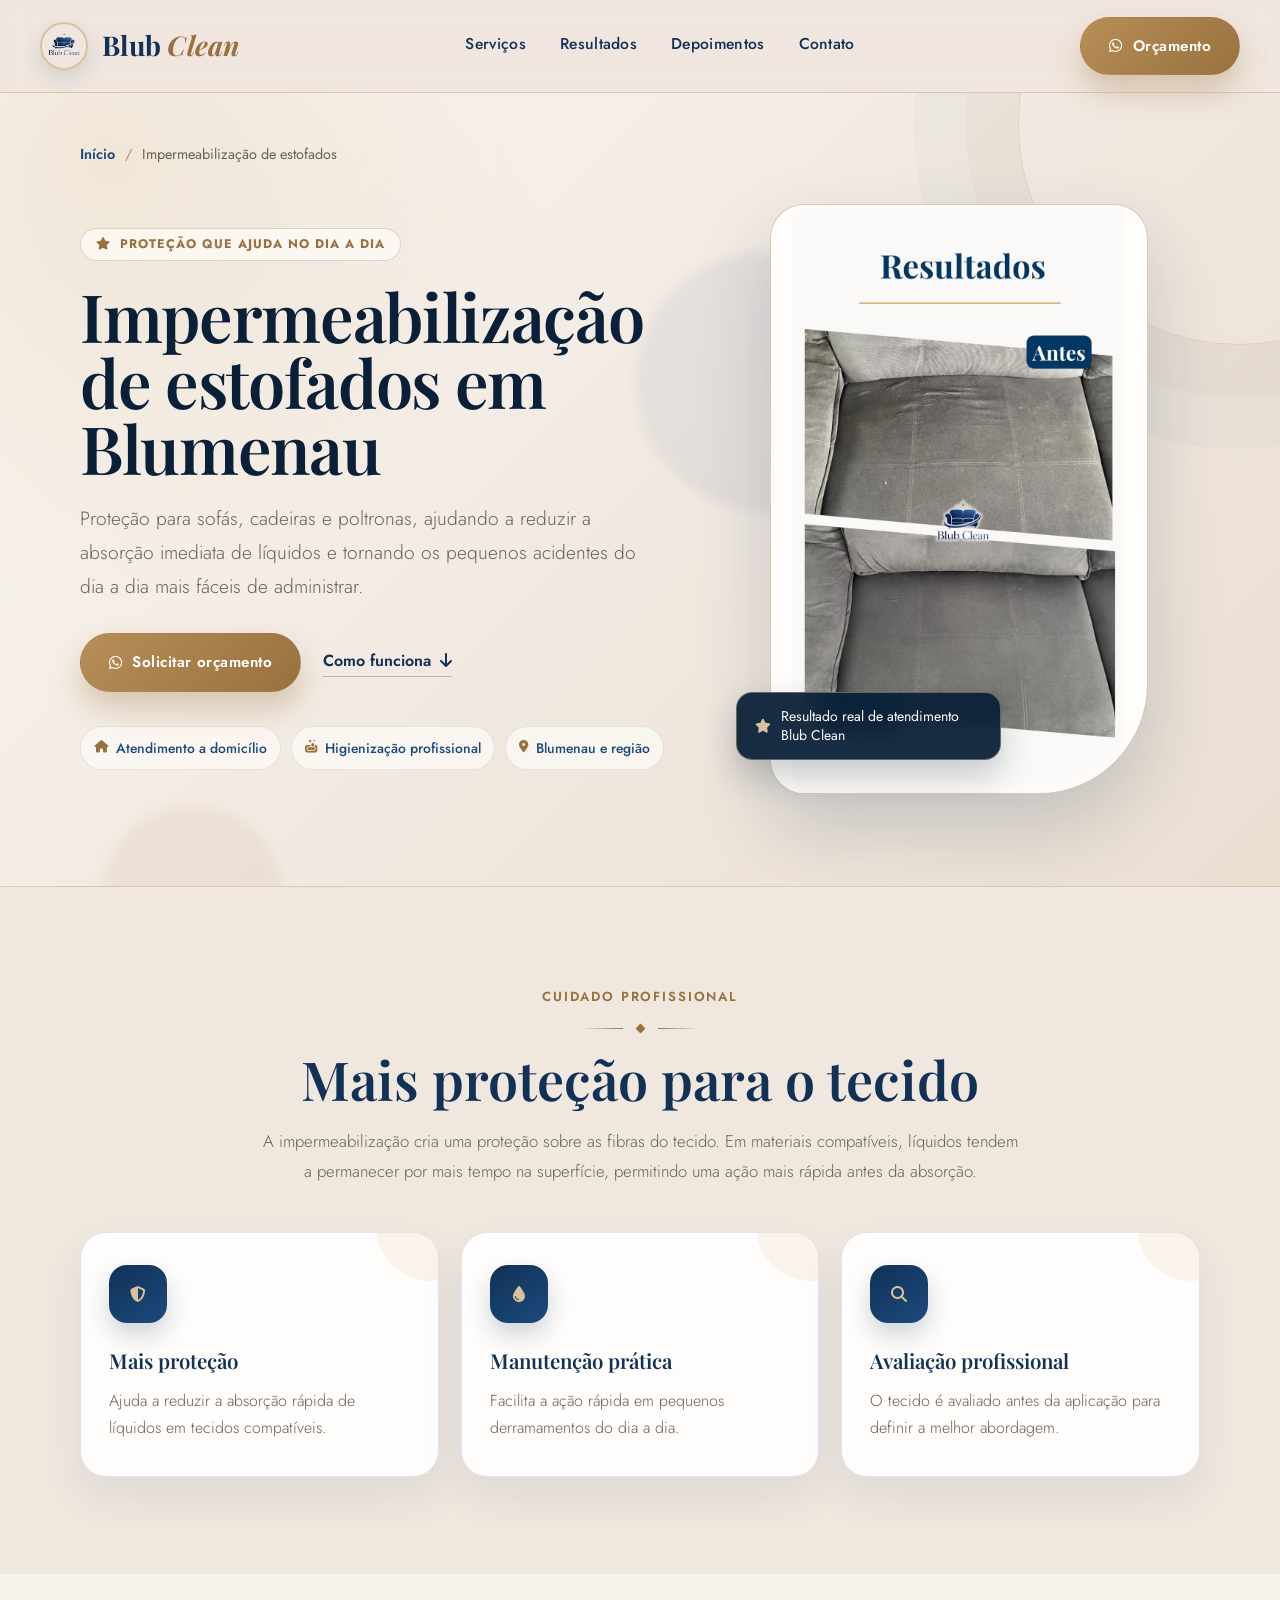
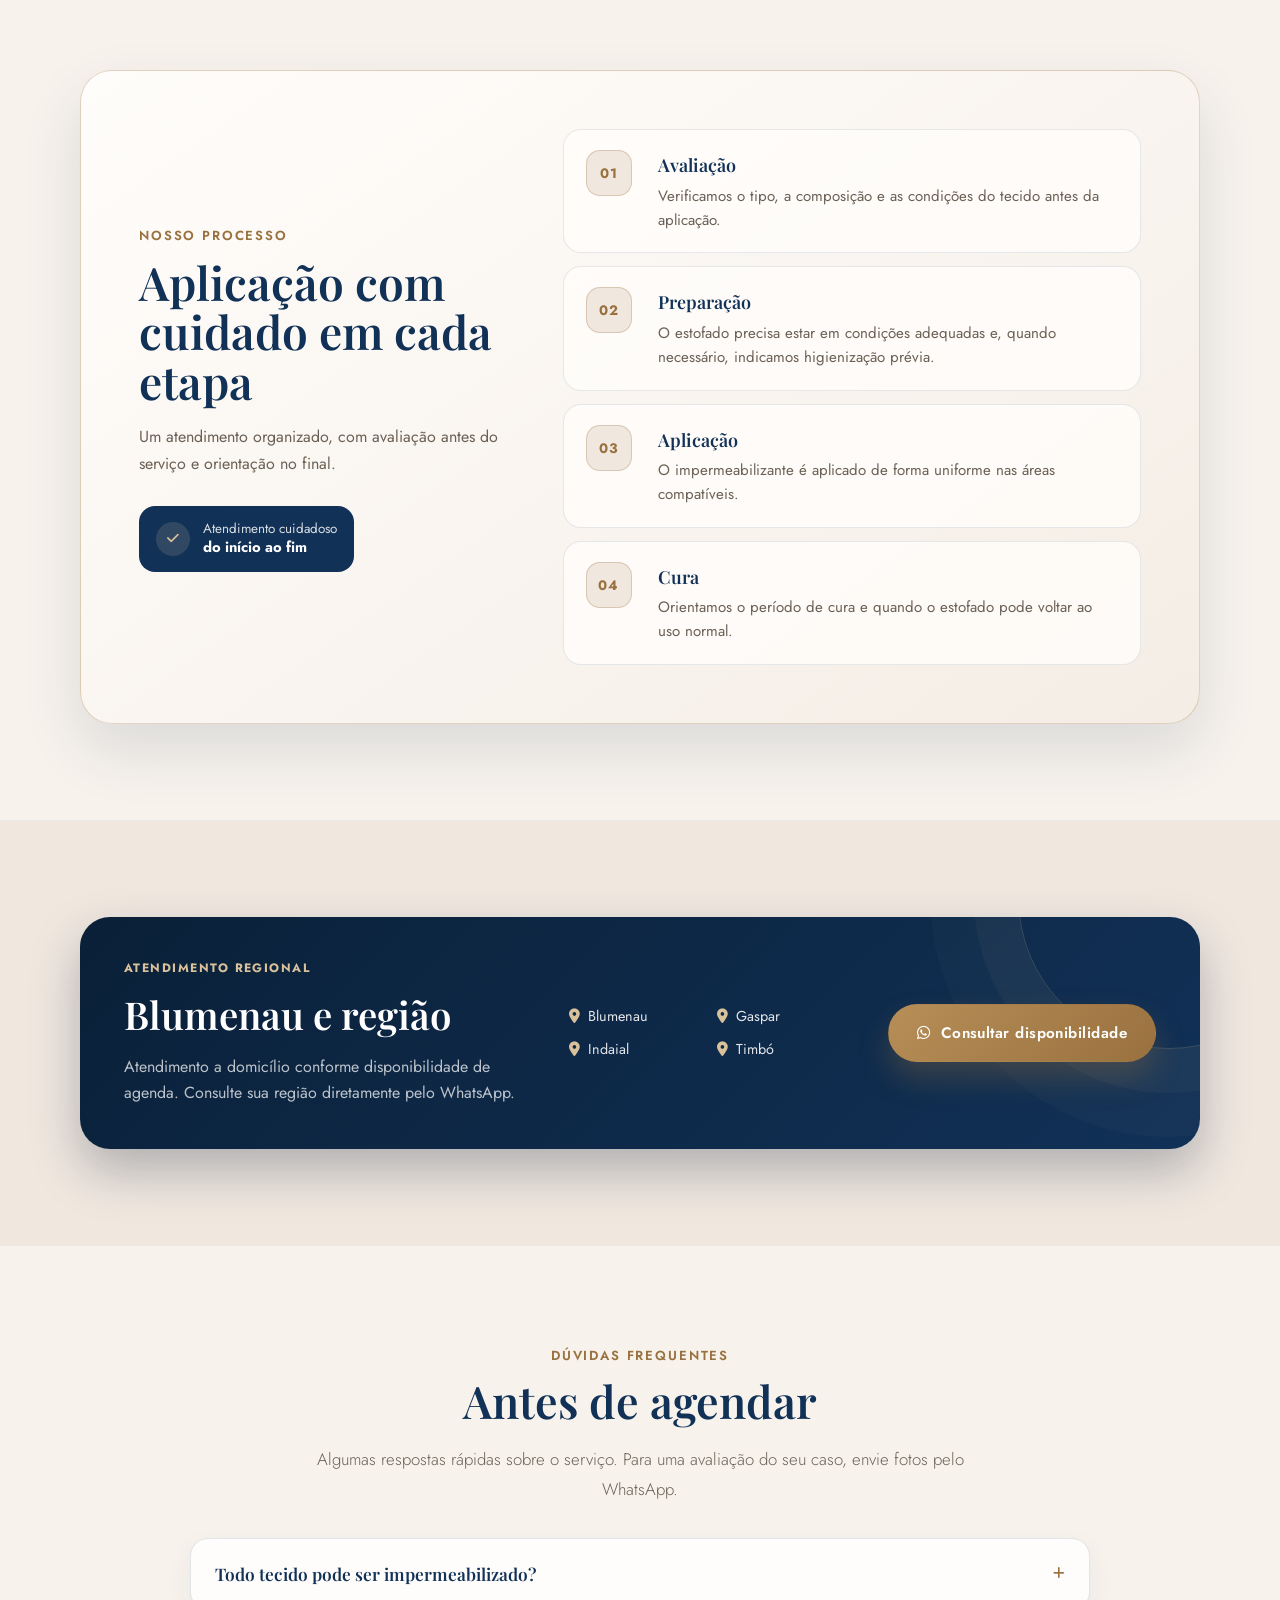
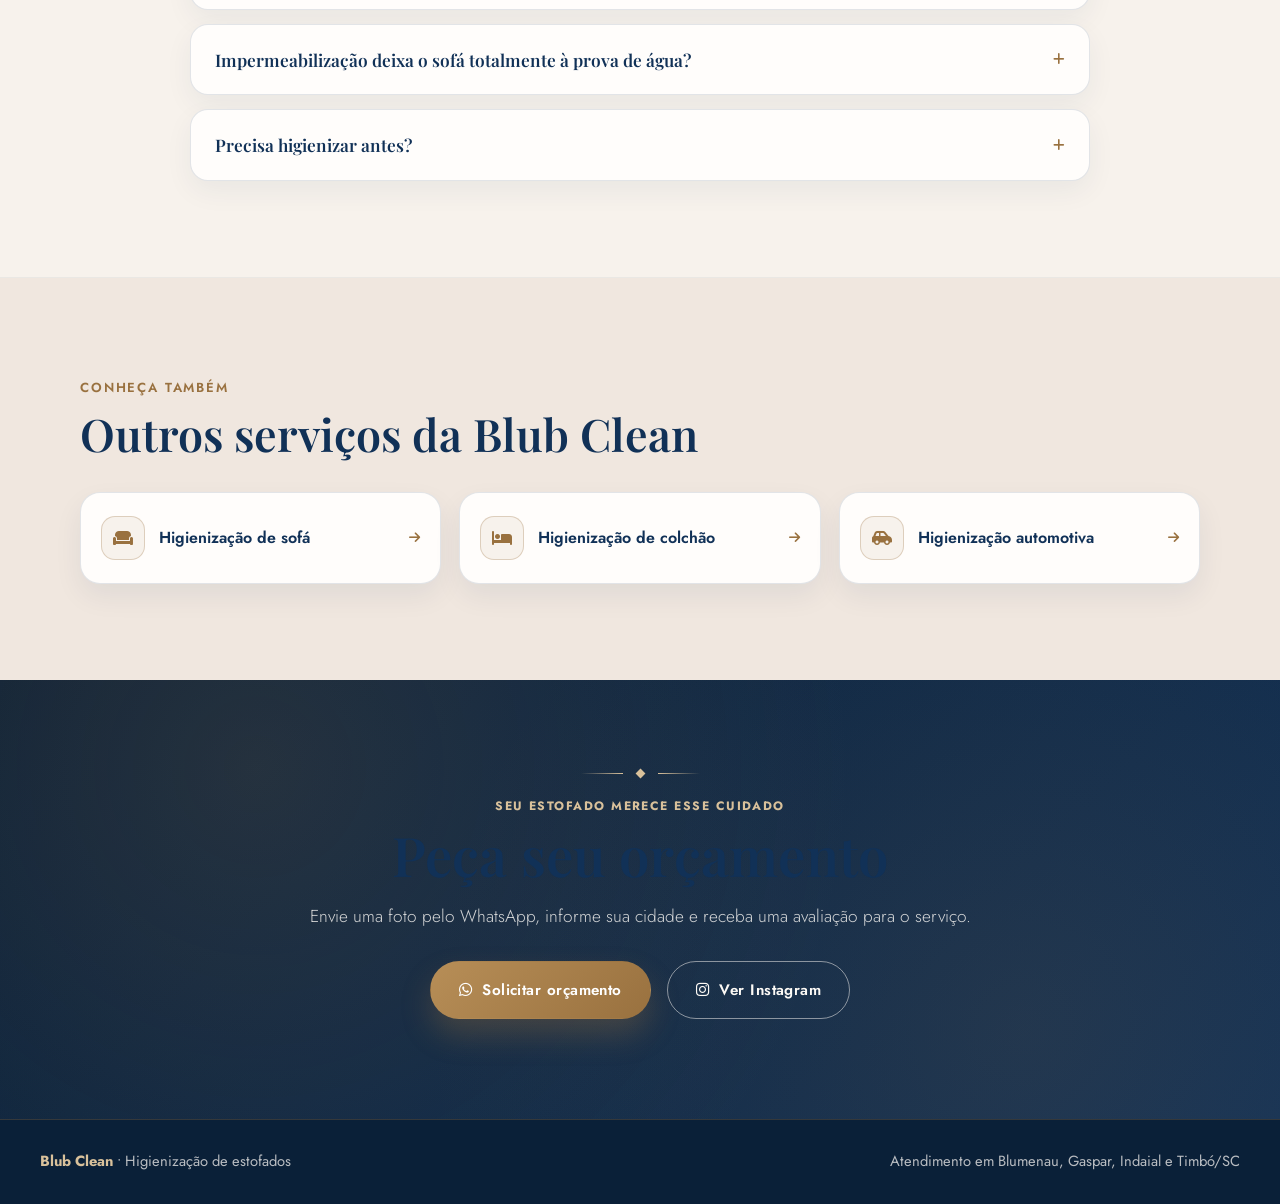
<file: impermeabilizacao-de-estofados-blumenau.html>
<!DOCTYPE html>
<html lang="pt-BR">
<head>
  <meta charset="UTF-8">
  <meta name="viewport" content="width=device-width, initial-scale=1.0">
  <title>Impermeabilização de Estofados em Blumenau | Blub Clean</title>
  <meta name="description" content="Impermeabilização de sofás e estofados em Blumenau e região. Proteção contra absorção rápida de líquidos e maior praticidade no dia a dia.">
  <meta name="robots" content="index, follow, max-image-preview:large, max-snippet:-1, max-video-preview:-1">
  <meta name="theme-color" content="#113157">
  <link rel="canonical" href="https://blubclean.com.br/impermeabilizacao-de-estofados-blumenau.html">
  <link rel="icon" href="/favicon.ico?v=3" sizes="any">
  <link rel="shortcut icon" href="/favicon.ico?v=3">
  <link rel="icon" type="image/png" sizes="32x32" href="/img/favicon-32x32.png?v=3">
  <link rel="apple-touch-icon" sizes="180x180" href="/img/apple-touch-icon.png?v=3">
  <meta property="og:type" content="website">
  <meta property="og:locale" content="pt_BR">
  <meta property="og:site_name" content="Blub Clean">
  <meta property="og:title" content="Impermeabilização de Estofados em Blumenau | Blub Clean">
  <meta property="og:description" content="Impermeabilização de sofás e estofados em Blumenau e região. Proteção contra absorção rápida de líquidos e maior praticidade no dia a dia.">
  <meta property="og:url" content="https://blubclean.com.br/impermeabilizacao-de-estofados-blumenau.html">
  <meta property="og:image" content="https://blubclean.com.br/img/img_poltrona2.jpeg">
  <meta name="twitter:card" content="summary_large_image">
  <link rel="preconnect" href="https://fonts.googleapis.com">
  <link rel="preconnect" href="https://fonts.gstatic.com" crossorigin>
  <link href="https://fonts.googleapis.com/css2?family=Playfair+Display:ital,wght@0,500;0,600;0,700;0,800;1,500;1,600&family=Jost:wght@300;400;500;600;700&display=swap" rel="stylesheet">
  <link rel="stylesheet" href="https://cdnjs.cloudflare.com/ajax/libs/font-awesome/6.5.2/css/all.min.css">
    <link rel="stylesheet" href="css/styles.css?v=20260917-5">
<script type="application/ld+json">{
      "@context": "https://schema.org",
      "@graph": [
        {
          "@type": "WebPage",
          "@id": "https://blubclean.com.br/impermeabilizacao-de-estofados-blumenau.html#webpage",
          "url": "https://blubclean.com.br/impermeabilizacao-de-estofados-blumenau.html",
          "name": "Impermeabilização de Estofados em Blumenau | Blub Clean",
          "description": "Impermeabilização de sofás e estofados em Blumenau e região. Proteção contra absorção rápida de líquidos e maior praticidade no dia a dia.",
          "inLanguage": "pt-BR",
          "isPartOf": {"@id": "https://blubclean.com.br/#website"},
          "about": {"@id": "https://blubclean.com.br/impermeabilizacao-de-estofados-blumenau.html#service"}
        },
        {
          "@type": "Service",
          "@id": "https://blubclean.com.br/impermeabilizacao-de-estofados-blumenau.html#service",
          "name": "Impermeabilização de estofados",
          "serviceType": "Impermeabilização de estofados",
          "provider": {"@id": "https://blubclean.com.br/#organization"},
          "areaServed": [
            {"@type": "City", "name": "Blumenau"},
            {"@type": "City", "name": "Gaspar"},
            {"@type": "City", "name": "Indaial"},
            {"@type": "City", "name": "Timbó"}
          ]
        }
      ]
    }</script>
  <script src="js/motion.js?v=20260917-3" defer></script>
</head>
<body class="seo-page service-page">
  <header class="header">
    <div class="container header-inner">
      <a href="index.html" class="brand" aria-label="Blub Clean - início">
        <img class="brand-logo" src="img/logo_blubclean.PNG" alt="Blub Clean - higienização de estofados em Blumenau" width="48" height="48">
        <span>Blub <span class="light">Clean</span></span>
      </a>
      <nav class="nav" aria-label="Navegação principal">
        <a href="index.html#servicos">Serviços</a>
        <a href="index.html#galeria">Resultados</a>
        <a href="index.html#depoimentos">Depoimentos</a>
        <a href="index.html#contato">Contato</a>
      </nav>
      <div class="header-cta">
        <a class="btn btn-primary" href="https://wa.me/5547997074768?text=Olá!%20Vim%20pelo%20site%20da%20Blub%20Clean%20e%20quero%20um%20orçamento." target="_blank" rel="noopener noreferrer"><i class="fa-brands fa-whatsapp"></i> Orçamento</a>
      </div>
    </div>
  </header>

  <main>
    <section class="service-hero">
      <div class="service-hero-glow one"></div>
      <div class="service-hero-glow two"></div>
      <div class="container">
        <nav class="breadcrumb" aria-label="Breadcrumb"><a href="index.html">Início</a><span>/</span><span>Impermeabilização de estofados</span></nav>
        <div class="service-hero-grid">
          <div class="service-hero-copy">
            <span class="service-kicker"><i class="fa-solid fa-star"></i> Proteção que ajuda no dia a dia</span>
            <h1>Impermeabilização de estofados em Blumenau</h1>
            <p class="service-lead">Proteção para sofás, cadeiras e poltronas, ajudando a reduzir a absorção imediata de líquidos e tornando os pequenos acidentes do dia a dia mais fáceis de administrar.</p>
            <div class="service-actions">
              <a class="btn btn-primary" href="https://wa.me/5547997074768?text=Ol%C3%A1%21%20Quero%20um%20or%C3%A7amento%20para%20Impermeabiliza%C3%A7%C3%A3o%20de%20estofados." target="_blank" rel="noopener noreferrer"><i class="fa-brands fa-whatsapp"></i> Solicitar orçamento</a>
              <a class="service-text-link" href="#como-funciona">Como funciona <i class="fa-solid fa-arrow-down"></i></a>
            </div>
            <ul class="service-trust" aria-label="Diferenciais">
              <li><i class="fa-solid fa-house"></i><span>Atendimento a domicílio</span></li>
              <li><i class="fa-solid fa-soap"></i><span>Higienização profissional</span></li>
              <li><i class="fa-solid fa-location-dot"></i><span>Blumenau e região</span></li>
            </ul>
          </div>
          <figure class="service-hero-media">
            <div class="service-photo-frame">
              <img src="img/img_poltrona2.jpeg" alt="Estofado atendido pela Blub Clean em Blumenau" loading="eager" decoding="async">
            </div>
            <figcaption><i class="fa-solid fa-star"></i> Resultado real de atendimento Blub Clean</figcaption>
          </figure>
        </div>
      </div>
    </section>

    <section class="service-section" id="como-funciona">
      <div class="container service-narrow">
        <div class="service-section-head">
          <span class="section-tag">Cuidado profissional</span>
          <div class="ornament"><span class="line"></span><span class="dot"></span><span class="line right"></span></div>
          <h2>Mais proteção para o tecido</h2>
          <p>A impermeabilização cria uma proteção sobre as fibras do tecido. Em materiais compatíveis, líquidos tendem a permanecer por mais tempo na superfície, permitindo uma ação mais rápida antes da absorção.</p>
        </div>
        <div class="service-benefits">
          <article class="service-benefit">
              <div class="service-icon"><i class="fa-solid fa-shield-halved"></i></div>
              <h3>Mais proteção</h3>
              <p>Ajuda a reduzir a absorção rápida de líquidos em tecidos compatíveis.</p>
            </article><article class="service-benefit">
              <div class="service-icon"><i class="fa-solid fa-droplet"></i></div>
              <h3>Manutenção prática</h3>
              <p>Facilita a ação rápida em pequenos derramamentos do dia a dia.</p>
            </article><article class="service-benefit">
              <div class="service-icon"><i class="fa-solid fa-magnifying-glass"></i></div>
              <h3>Avaliação profissional</h3>
              <p>O tecido é avaliado antes da aplicação para definir a melhor abordagem.</p>
            </article>
        </div>
      </div>
    </section>

    <section class="service-section service-section-soft">
      <div class="container service-narrow">
        <div class="service-process-card">
          <div class="service-process-intro">
            <span class="section-tag">Nosso processo</span>
            <h2>Aplicação com cuidado em cada etapa</h2>
            <p>Um atendimento organizado, com avaliação antes do serviço e orientação no final.</p>
            <div class="process-seal"><i class="fa-solid fa-check"></i><span>Atendimento cuidadoso<br><strong>do início ao fim</strong></span></div>
          </div>
          <ol class="service-steps">
            <li class="service-step">
              <span class="step-number">01</span>
              <div><h3>Avaliação</h3><p>Verificamos o tipo, a composição e as condições do tecido antes da aplicação.</p></div>
            </li><li class="service-step">
              <span class="step-number">02</span>
              <div><h3>Preparação</h3><p>O estofado precisa estar em condições adequadas e, quando necessário, indicamos higienização prévia.</p></div>
            </li><li class="service-step">
              <span class="step-number">03</span>
              <div><h3>Aplicação</h3><p>O impermeabilizante é aplicado de forma uniforme nas áreas compatíveis.</p></div>
            </li><li class="service-step">
              <span class="step-number">04</span>
              <div><h3>Cura</h3><p>Orientamos o período de cura e quando o estofado pode voltar ao uso normal.</p></div>
            </li>
          </ol>
        </div>
      </div>
    </section>

    <section class="service-section coverage-section">
      <div class="container service-narrow">
        <div class="coverage-card">
          <div>
            <span class="coverage-kicker">Atendimento regional</span>
            <h2>Blumenau e região</h2>
            <p>Atendimento a domicílio conforme disponibilidade de agenda. Consulte sua região diretamente pelo WhatsApp.</p>
          </div>
          <div class="coverage-cities" aria-label="Cidades atendidas">
            <span><i class="fa-solid fa-location-dot"></i> Blumenau</span>
            <span><i class="fa-solid fa-location-dot"></i> Gaspar</span>
            <span><i class="fa-solid fa-location-dot"></i> Indaial</span>
            <span><i class="fa-solid fa-location-dot"></i> Timbó</span>
          </div>
          <a class="btn btn-primary" href="https://wa.me/5547997074768?text=Ol%C3%A1%21%20Quero%20um%20or%C3%A7amento%20para%20Impermeabiliza%C3%A7%C3%A3o%20de%20estofados." target="_blank" rel="noopener noreferrer"><i class="fa-brands fa-whatsapp"></i> Consultar disponibilidade</a>
        </div>
      </div>
    </section>

    <section class="service-section service-section-soft">
      <div class="container service-narrow faq-wrap">
        <div class="service-section-head compact">
          <span class="section-tag">Dúvidas frequentes</span>
          <h2>Antes de agendar</h2>
          <p>Algumas respostas rápidas sobre o serviço. Para uma avaliação do seu caso, envie fotos pelo WhatsApp.</p>
        </div>
        <div class="service-faqs">
          <details class="service-faq">
              <summary>Todo tecido pode ser impermeabilizado?<i class="fa-solid fa-plus"></i></summary>
              <p>Não. A compatibilidade varia conforme composição e acabamento do tecido. Por isso fazemos avaliação antes da aplicação.</p>
            </details><details class="service-faq">
              <summary>Impermeabilização deixa o sofá totalmente à prova de água?<i class="fa-solid fa-plus"></i></summary>
              <p>Não. Ela reduz a absorção imediata e ajuda na remoção de líquidos, mas não transforma o tecido em material totalmente impermeável em qualquer situação.</p>
            </details><details class="service-faq">
              <summary>Precisa higienizar antes?<i class="fa-solid fa-plus"></i></summary>
              <p>Em muitos casos é recomendado que o estofado esteja limpo antes da impermeabilização. Avaliamos a condição do tecido antes de indicar o procedimento.</p>
            </details>
        </div>
      </div>
    </section>

    <section class="service-section related-section">
      <div class="container service-narrow">
        <div class="service-section-head compact left">
          <span class="section-tag">Conheça também</span>
          <h2>Outros serviços da Blub Clean</h2>
        </div>
        <div class="related-grid">
          <a class="related-card" href="higienizacao-de-sofa-blumenau.html">
              <span class="related-icon"><i class="fa-solid fa-couch"></i></span>
              <span>Higienização de sofá</span>
              <i class="fa-solid fa-arrow-right related-arrow"></i>
            </a><a class="related-card" href="higienizacao-de-colchao-blumenau.html">
              <span class="related-icon"><i class="fa-solid fa-bed"></i></span>
              <span>Higienização de colchão</span>
              <i class="fa-solid fa-arrow-right related-arrow"></i>
            </a><a class="related-card" href="higienizacao-automotiva-blumenau.html">
              <span class="related-icon"><i class="fa-solid fa-car-side"></i></span>
              <span>Higienização automotiva</span>
              <i class="fa-solid fa-arrow-right related-arrow"></i>
            </a>
        </div>
      </div>
    </section>

    <section id="contato" class="cta service-cta">
      <div class="container">
        <div class="cta-box">
          <div class="ornament on-dark"><span class="line"></span><span class="dot"></span><span class="line right"></span></div>
          <span class="cta-kicker">Seu estofado merece esse cuidado</span>
          <h2>Peça seu orçamento</h2>
          <p>Envie uma foto pelo WhatsApp, informe sua cidade e receba uma avaliação para o serviço.</p>
          <div class="contact-inline">
            <a class="btn btn-primary" href="https://wa.me/5547997074768?text=Ol%C3%A1%21%20Quero%20um%20or%C3%A7amento%20para%20Impermeabiliza%C3%A7%C3%A3o%20de%20estofados." target="_blank" rel="noopener noreferrer"><i class="fa-brands fa-whatsapp"></i> Solicitar orçamento</a>
            <a class="btn btn-secondary" href="https://instagram.com/blubclean" target="_blank" rel="noopener noreferrer"><i class="fa-brands fa-instagram"></i> Ver Instagram</a>
          </div>
        </div>
      </div>
    </section>
  </main>

  <footer class="footer">
    <div class="container footer-inner">
      <div><strong>Blub Clean</strong> • Higienização de estofados</div>
      <div>Atendimento em Blumenau, Gaspar, Indaial e Timbó/SC</div>
    </div>
  </footer>
</body>
</html>
</file>
<file: css/styles.css>
/* ============================================================
   BLUB CLEAN — STYLESHEET PRINCIPAL
   Arquivo único: visual base + páginas de serviço + animações.
   ============================================================ */

/* ============================================================
   1. VISUAL PRINCIPAL
   ============================================================ */

/* ============================================================
   BLUB CLEAN — Design tokens
   Bege #f0e7df · Azul #113157 · Dourado #99713f
   ============================================================ */

:root {
  --cream:        #f0e7df;
  --cream-soft:   #f7f2ec;
  --cream-deep:   #e6d9c8;
  --navy:         #113157;
  --navy-deep:    #0a2038;
  --navy-soft:    #1c4a7c;
  --gold:         #99713f;
  --gold-light:   #b78e57;
  --gold-pale:    #d9c19b;
  --surface:      #fffdfb;
  --text:         #1e2b3a;
  --muted:        #6b6055;
  --muted-cool:   #5c6a7a;
  --line:         rgba(17, 49, 87, 0.12);
  --line-gold:    rgba(153, 113, 63, 0.28);
  --shadow:       0 26px 60px rgba(17, 49, 87, 0.12);
  --shadow-soft:  0 16px 36px rgba(153, 113, 63, 0.16);
  --shadow-navy:  0 22px 50px rgba(10, 32, 56, 0.28);
  --radius:       22px;
  --radius-lg:    30px;
  --max:          1200px;
}

* {
  box-sizing: border-box;
  margin: 0;
  padding: 0;
}

html {
  /* A rolagem entre seções é animada pelo JS para ter duração/easing consistentes. */
  scroll-behavior: auto;
}

section[id] {
  scroll-margin-top: 96px;
}

body {
  font-family: 'Jost', 'Inter', Arial, Helvetica, sans-serif;
  background: var(--cream);
  color: var(--text);
  line-height: 1.6;
  -webkit-font-smoothing: antialiased;
}

h1, h2, h3, .brand {
  font-family: 'Playfair Display', Georgia, 'Times New Roman', serif;
  color: var(--navy);
  font-weight: 600;
}

a {
  color: inherit;
  text-decoration: none;
}

img {
  max-width: 100%;
  display: block;
}

::selection {
  background: var(--gold-pale);
  color: var(--navy-deep);
}

.container {
  width: min(calc(100% - 32px), var(--max));
  margin-inline: auto;
}

/* ============================================================
   Ornamento assinatura — divisor com losango dourado
   ============================================================ */

.ornament {
  display: flex;
  align-items: center;
  justify-content: center;
  gap: 14px;
  margin: 0 auto 20px;
}

.ornament .line {
  width: 42px;
  height: 1px;
  background: linear-gradient(90deg, transparent, var(--gold));
}

.ornament .line.right {
  background: linear-gradient(90deg, var(--gold), transparent);
}

.ornament .dot {
  width: 7px;
  height: 7px;
  transform: rotate(45deg);
  background: var(--gold);
  flex-shrink: 0;
}

.ornament.on-dark .line {
  background: linear-gradient(90deg, transparent, var(--gold-pale));
}

.ornament.on-dark .line.right {
  background: linear-gradient(90deg, var(--gold-pale), transparent);
}

.ornament.on-dark .dot {
  background: var(--gold-pale);
}

/* ============================================================
   Header
   ============================================================ */

.header {
  position: sticky;
  top: 0;
  z-index: 30;
  background: rgba(240, 231, 223, 0.92);
  backdrop-filter: blur(14px);
  border-bottom: 1px solid var(--line-gold);
}

.header-inner {
  min-height: 92px;
  display: grid;
  grid-template-columns: auto 1fr auto;
  align-items: center;
  gap: 28px;
}

.brand {
  display: inline-flex;
  align-items: center;
  gap: 14px;
  font-size: 1.7rem;
  font-weight: 700;
  letter-spacing: 0.01em;
  white-space: nowrap;
  color: var(--navy);
}

.brand-logo {
  width: 48px;
  height: 48px;
  border-radius: 50%;
  object-fit: cover;
  border: 2px solid var(--gold-pale);
  box-shadow: 0 8px 20px rgba(17, 49, 87, 0.14);
}

.brand .light {
  color: var(--gold);
  font-style: italic;
}

.nav {
  display: flex;
  align-items: center;
  justify-content: center;
  gap: 34px;
  flex-wrap: wrap;
}

.nav a {
  position: relative;
  color: var(--navy);
  font-weight: 500;
  font-size: 0.98rem;
  letter-spacing: 0.02em;
  transition: 0.25s ease;
  padding-bottom: 4px;
}

.nav a::after {
  content: "";
  position: absolute;
  left: 0;
  right: 100%;
  bottom: 0;
  height: 1px;
  background: var(--gold);
  transition: right 0.28s ease;
}

.nav a:hover {
  color: var(--gold);
}

.nav a:hover::after {
  right: 0;
}

.header-cta {
  display: flex;
  align-items: center;
  justify-content: flex-end;
}

/* ============================================================
   Botões
   ============================================================ */

.btn {
  display: inline-flex;
  align-items: center;
  justify-content: center;
  gap: 10px;
  border-radius: 999px;
  padding: 16px 28px;
  font-weight: 600;
  font-size: 0.95rem;
  letter-spacing: 0.03em;
  border: 1px solid transparent;
  transition: 0.25s ease;
  cursor: pointer;
  text-align: center;
}

.btn:hover {
  transform: translateY(-2px);
}

.btn-primary {
  background: linear-gradient(135deg, var(--gold-light), var(--gold));
  color: #fff;
  box-shadow: 0 16px 30px rgba(153, 113, 63, 0.32);
}

.btn-primary:hover {
  filter: brightness(1.04);
  box-shadow: 0 20px 38px rgba(153, 113, 63, 0.4);
}

.btn-secondary {
  background: transparent;
  border-color: var(--navy);
  color: var(--navy);
}

.btn-secondary:hover {
  background: var(--navy);
  color: #fff;
}

/* ============================================================
   Hero
   ============================================================ */

.hero {
  position: relative;
  min-height: calc(100vh - 92px);
  display: flex;
  align-items: center;
  justify-content: center;
  overflow: hidden;
  color: #fff;
}

.hero-bg {
  position: absolute;
  inset: 0;
  z-index: 0;
  overflow: hidden;
}

.hero-photo {
  position: absolute;
  inset: 0;
  width: 100%;
  height: 100%;
  object-fit: cover;
  object-position: center 28%;
  filter: brightness(0.5) saturate(1.05);
}

.hero-video {
  position: absolute;
  inset: 0;
  width: 100%;
  height: 100%;
  object-fit: cover;
  opacity: 0;
  transition: opacity 1.2s ease;
  transform: scale(1.14);
  filter: brightness(0.5) saturate(1.05);
}

.hero-video.active {
  opacity: 1;
}

.hero::after {
  content: "";
  position: absolute;
  inset: 0;
  background:
    linear-gradient(180deg, rgba(10, 32, 56, 0.72) 0%, rgba(10, 32, 56, 0.5) 45%, rgba(10, 32, 56, 0.82) 100%);
  z-index: 1;
  pointer-events: none;
}

.hero .container {
  position: relative;
  z-index: 2;
  display: flex;
  justify-content: center;
}

.hero-content {
  text-align: center;
  max-width: 900px;
  padding: 84px 0;
  margin-inline: auto;
}

.eyebrow {
  display: inline-flex;
  align-items: center;
  justify-content: center;
  gap: 10px;
  background: rgba(240, 231, 223, 0.08);
  border: 1px solid var(--gold-pale);
  color: var(--gold-pale);
  padding: 11px 22px;
  border-radius: 999px;
  font-weight: 500;
  font-size: 0.88rem;
  letter-spacing: 0.08em;
  text-transform: uppercase;
  margin-bottom: 30px;
  backdrop-filter: blur(8px);
}

h1 {
  font-size: clamp(2.6rem, 6.4vw, 5rem);
  line-height: 1.06;
  letter-spacing: 0.005em;
  margin-bottom: 24px;
  color: #fdfaf6;
  font-weight: 600;
}

h1 .highlight {
  color: var(--gold-pale);
  font-style: italic;
}

.hero p {
  max-width: 720px;
  margin: 0 auto 34px;
  font-size: clamp(1.05rem, 2vw, 1.3rem);
  color: rgba(253, 250, 246, 0.86);
  font-weight: 300;
}

.hero-actions {
  display: flex;
  gap: 16px;
  justify-content: center;
  flex-wrap: wrap;
  margin-bottom: 34px;
}

.hero-features {
  display: flex;
  gap: 12px;
  justify-content: center;
  flex-wrap: wrap;
  list-style: none;
}

.hero-features li {
  background: rgba(253, 250, 246, 0.08);
  border: 1px solid rgba(253, 250, 246, 0.2);
  padding: 10px 18px;
  border-radius: 999px;
  font-weight: 400;
  font-size: 0.92rem;
  letter-spacing: 0.02em;
  color: rgba(253, 250, 246, 0.92);
  backdrop-filter: blur(8px);
}

/* ============================================================
   Seções gerais
   ============================================================ */

section {
  padding: 100px 0;
}

.section-head {
  text-align: center;
  max-width: 720px;
  margin: 0 auto 52px;
}

.section-head span,
.section-tag {
  color: var(--gold);
  font-weight: 600;
  text-transform: uppercase;
  letter-spacing: 0.14em;
  font-size: 0.82rem;
}

.section-head h2 {
  font-size: clamp(2rem, 4.4vw, 3.3rem);
  line-height: 1.08;
  margin: 14px 0 16px;
  letter-spacing: 0.005em;
}

.section-head p {
  color: var(--muted);
  font-size: 1.06rem;
  font-weight: 300;
}

#servicos {
  background: var(--cream);
}

#galeria {
  background: var(--cream-soft) !important;
}

#depoimentos {
  background: var(--cream) !important;
}

#donos {
  background: var(--cream-soft);
}

/* ============================================================
   Cards de serviço
   ============================================================ */

.cards {
  display: grid;
  grid-template-columns: repeat(4, minmax(0, 1fr));
  gap: 24px;
}

.card {
  background: var(--surface);
  border: 1px solid var(--line);
  border-radius: var(--radius);
  padding: 32px 28px;
  box-shadow: var(--shadow);
  transition: 0.3s ease;
}

.card:hover {
  transform: translateY(-6px);
  border-color: var(--line-gold);
  box-shadow: var(--shadow-soft);
}

.card .icon {
  width: 58px;
  height: 58px;
  display: grid;
  place-items: center;
  border-radius: 50%;
  background: linear-gradient(135deg, rgba(153, 113, 63, 0.14), rgba(17, 49, 87, 0.08));
  color: var(--gold);
  font-size: 1.35rem;
  margin-bottom: 20px;
  border: 1px solid var(--line-gold);
}

.card h3 {
  margin-bottom: 12px;
  font-size: 1.2rem;
  font-weight: 600;
}

.card p {
  color: var(--muted);
  font-size: 0.98rem;
  font-weight: 300;
}

/* ============================================================
   Bastidores — vídeos verticais na seção de serviços
   ============================================================ */

.process-head {
  text-align: center;
  max-width: 640px;
  margin: 76px auto 40px;
}

.process-head span {
  color: var(--gold);
  font-weight: 600;
  text-transform: uppercase;
  letter-spacing: 0.14em;
  font-size: 0.8rem;
}

.process-head h3 {
  font-size: clamp(1.5rem, 3vw, 2.15rem);
  line-height: 1.15;
  margin-top: 6px;
  letter-spacing: 0.005em;
}

.process-showcase {
  display: grid;
  grid-template-columns: repeat(3, minmax(0, 1fr));
  gap: 26px;
}

.process-video-card {
  position: relative;
  border-radius: var(--radius);
  overflow: hidden;
  aspect-ratio: 9 / 16;
  box-shadow: var(--shadow);
  border: 1px solid var(--line-gold);
  background: var(--navy-deep);
}

.process-video-card video {
  width: 100%;
  height: 100%;
  object-fit: cover;
  display: block;
  pointer-events: none;
  user-select: none;
  -webkit-user-select: none;
}

/* Os MP4s desta seção funcionam visualmente como GIFs: sem interface de player. */
.process-video-card video::-webkit-media-controls,
.process-video-card video::-webkit-media-controls-enclosure,
.process-video-card video::-webkit-media-controls-panel,
.process-video-card video::-webkit-media-controls-play-button,
.process-video-card video::-webkit-media-controls-timeline {
  display: none !important;
  -webkit-appearance: none;
}

.process-video-card::after {
  content: "";
  position: absolute;
  inset: 0;
  background: linear-gradient(180deg, transparent 55%, rgba(10, 32, 56, 0.82) 100%);
  pointer-events: none;
}

.process-caption {
  position: absolute;
  left: 0;
  right: 0;
  bottom: 0;
  z-index: 2;
  padding: 26px 20px 22px;
  color: #fdfaf6;
  font-family: 'Playfair Display', serif;
  font-style: italic;
  font-weight: 600;
  font-size: 1.1rem;
  letter-spacing: 0.005em;
}

@media (max-width: 992px) {
  .process-showcase {
    grid-template-columns: repeat(2, minmax(0, 1fr));
  }

  .process-showcase .process-video-card:last-child {
    grid-column: span 2;
    max-width: 340px;
    margin: 0 auto;
  }
}

@media (max-width: 620px) {
  .process-showcase {
    grid-template-columns: 1fr;
  }

  .process-showcase .process-video-card:last-child {
    grid-column: span 1;
    max-width: 100%;
  }

  .process-head {
    margin: 56px auto 32px;
  }
}

/* ============================================================
   Quem somos / split
   ============================================================ */

.split {
  display: grid;
  grid-template-columns: 1fr 1fr;
  gap: 40px;
  align-items: stretch;
}

.about-box {
  background: var(--surface);
  border: 1px solid var(--line);
  border-radius: var(--radius-lg);
  padding: 44px;
  box-shadow: var(--shadow);
}

.about-box.photo-box {
  padding: 0;
  overflow: hidden;
  min-height: 420px;
}

.about-box.photo-box img {
  width: 100%;
  height: 100%;
  object-fit: cover;
  display: block;
}

.about-box h2 {
  font-size: clamp(1.9rem, 3.6vw, 2.8rem);
  line-height: 1.14;
  margin-bottom: 20px;
  letter-spacing: 0.005em;
}

.about-box p {
  color: var(--muted);
  margin-bottom: 16px;
  font-size: 1.02rem;
  font-weight: 300;
}

.check-list {
  list-style: none;
  display: grid;
  gap: 12px;
  margin-top: 20px;
}

.check-list li {
  position: relative;
  background: var(--cream-soft);
  border: 1px solid var(--line);
  border-radius: 14px;
  padding: 14px 18px 14px 44px;
  font-weight: 500;
  font-size: 0.96rem;
  color: var(--navy);
}

.check-list li::before {
  content: "\f00c";
  font-family: "Font Awesome 6 Free";
  font-weight: 900;
  position: absolute;
  left: 18px;
  top: 50%;
  transform: translateY(-50%);
  color: var(--gold);
  font-size: 0.82rem;
}

/* ============================================================
   Testemunhos — cartão com aspas douradas, inspirado no feed
   ============================================================ */

.testimonials-grid {
  display: grid;
  grid-template-columns: repeat(3, minmax(0, 1fr));
  gap: 24px;
}

.testimonial-card {
  position: relative;
  background: var(--surface);
  border: 1px solid var(--line);
  border-radius: var(--radius);
  padding: 40px 30px 30px;
  box-shadow: var(--shadow);
  height: 100%;
}

.testimonial-card::before {
  content: "\201C";
  position: absolute;
  top: 8px;
  left: 26px;
  font-family: 'Playfair Display', serif;
  font-size: 4.2rem;
  color: var(--gold-pale);
  line-height: 1;
  font-weight: 700;
}

.testimonial-stars {
  display: flex;
  gap: 6px;
  margin-bottom: 18px;
  color: var(--gold);
  font-size: 0.9rem;
}

.testimonial-text {
  color: var(--text);
  line-height: 1.75;
  margin-bottom: 22px;
  font-size: 1rem;
  font-style: italic;
  font-family: 'Playfair Display', serif;
  font-weight: 400;
}

.testimonial-author {
  display: flex;
  flex-direction: column;
  gap: 4px;
  padding-top: 16px;
  border-top: 1px solid var(--line);
}

.testimonial-author strong {
  color: var(--navy);
  font-size: 0.98rem;
  font-family: 'Jost', sans-serif;
  font-weight: 600;
}

.testimonial-author span {
  color: var(--muted);
  font-size: 0.88rem;
}

/* ============================================================
   Painel informativo (reservado / genérico)
   ============================================================ */

.info-panel {
  background: linear-gradient(160deg, var(--navy-deep), var(--navy));
  color: #fff;
  border-radius: var(--radius-lg);
  padding: 40px;
  box-shadow: var(--shadow-navy);
  display: flex;
  flex-direction: column;
  justify-content: center;
}

.info-panel h3 {
  color: #fff;
  font-size: 1.75rem;
  margin-bottom: 16px;
}

.info-panel p,
.info-panel li {
  color: rgba(253, 250, 246, 0.82);
}

.info-panel ul {
  list-style: none;
  display: grid;
  gap: 14px;
  margin: 20px 0 28px;
}

.badges {
  display: flex;
  gap: 12px;
  flex-wrap: wrap;
  justify-content: center;
}

.badge {
  background: var(--surface);
  border: 1px solid var(--line-gold);
  border-radius: 999px;
  padding: 12px 20px;
  font-weight: 600;
  color: var(--navy);
  box-shadow: var(--shadow-soft);
}

.quality-grid {
  display: grid;
  grid-template-columns: repeat(3, minmax(0, 1fr));
  gap: 22px;
}

/* ============================================================
   Galeria (antes/depois)
   ============================================================ */

.gallery-slider {
  position: relative;
  overflow: hidden;
  width: 100%;
  touch-action: pan-y;
  user-select: none;
  -webkit-user-select: none;
}

.gallery-track {
  display: flex;
  gap: 24px;
  will-change: transform;
}

.gallery-track.dragging {
  cursor: grabbing;
  transition: none !important;
}

.gallery-slide {
  min-width: calc((100% - 48px) / 3);
  max-width: calc((100% - 48px) / 3);
  flex: 0 0 calc((100% - 48px) / 3);
}

.gallery-card {
  height: 100%;
  padding: 16px;
  background: var(--surface);
}

.gallery-media {
  aspect-ratio: 4 / 6;
  border-radius: 16px;
  overflow: hidden;
  background: var(--cream-deep);
}

.gallery-media img,
.gallery-media video {
  width: 100%;
  height: 100%;
  object-fit: cover;
  display: block;
  pointer-events: none;
}

.gallery-content {
  padding: 18px 8px 6px;
}

.gallery-content h3 {
  font-size: 1.1rem;
  margin-bottom: 8px;
}

.gallery-content p {
  color: var(--muted);
  font-size: 0.94rem;
  font-weight: 300;
}

.gallery-nav {
  position: absolute;
  top: 42%;
  transform: translateY(-50%);
  width: 44px;
  height: 44px;
  border: 1px solid var(--line-gold);
  border-radius: 50%;
  background: var(--surface);
  color: var(--navy);
  box-shadow: var(--shadow-soft);
  cursor: pointer;
  z-index: 3;
  display: grid;
  place-items: center;
  font-size: 1rem;
  transition: 0.2s ease;
}

.gallery-nav:hover {
  background: var(--gold);
  color: #fff;
  border-color: var(--gold);
}

.gallery-prev {
  left: 4px;
}

.gallery-next {
  right: 4px;
}

.gallery-dots {
  display: flex;
  justify-content: center;
  align-items: center;
  gap: 10px;
  margin-top: 32px;
  flex-wrap: wrap;
}

.gallery-dot {
  width: 9px;
  height: 9px;
  border-radius: 50%;
  background: var(--line-gold);
  border: none;
  cursor: pointer;
  transition: 0.2s ease;
}

.gallery-dot.active {
  width: 28px;
  border-radius: 999px;
  background: var(--gold);
}

/* ============================================================
   CTA / Contato
   ============================================================ */

.cta {
  background: linear-gradient(135deg, var(--navy-deep), var(--navy));
  color: #fff;
  position: relative;
  overflow: hidden;
}

.cta::before {
  content: "";
  position: absolute;
  inset: 0;
  background: radial-gradient(circle at 20% 20%, rgba(153, 113, 63, 0.18), transparent 55%),
              radial-gradient(circle at 80% 80%, rgba(153, 113, 63, 0.14), transparent 55%);
  pointer-events: none;
}

.cta .container {
  position: relative;
  z-index: 1;
}

.cta-box {
  text-align: center;
  max-width: 820px;
  margin: 0 auto;
}

.cta-box h2 {
  color: #fdfaf6;
  font-size: clamp(2rem, 4.6vw, 3.4rem);
  line-height: 1.08;
  margin-bottom: 18px;
  letter-spacing: 0.005em;
}

.cta-box p {
  color: rgba(253, 250, 246, 0.82);
  font-size: 1.08rem;
  margin-bottom: 30px;
  font-weight: 300;
}

.contact-inline {
  display: flex;
  gap: 16px;
  justify-content: center;
  flex-wrap: wrap;
  margin-top: 18px;
}

.cta .btn-secondary {
  border-color: rgba(253, 250, 246, 0.5);
  color: #fdfaf6;
}

.cta .btn-secondary:hover {
  background: #fdfaf6;
  color: var(--navy);
}

/* ============================================================
   Footer
   ============================================================ */

.footer {
  background: var(--navy-deep);
  color: rgba(253, 250, 246, 0.72);
  padding: 30px 0;
  border-top: 1px solid rgba(153, 113, 63, 0.3);
}

.footer-inner {
  display: flex;
  justify-content: space-between;
  gap: 16px;
  flex-wrap: wrap;
  align-items: center;
  font-size: 0.92rem;
}

.footer-inner strong {
  color: var(--gold-pale);
}

/* ============================================================
   Contato flutuante
   ============================================================ */

.float-contact {
  position: fixed;
  right: 20px;
  bottom: 20px;
  z-index: 35;
  display: flex;
  flex-direction: column;
  gap: 12px;
}

.float-contact a {
  width: 60px;
  height: 60px;
  border-radius: 50%;
  display: grid;
  place-items: center;
  color: white;
  box-shadow: 0 16px 32px rgba(10, 32, 56, 0.28);
  font-size: 1.45rem;
  border: 2px solid rgba(253, 250, 246, 0.5);
}

.float-whats {
  background: #25d366;
}

.float-insta {
  background: linear-gradient(135deg, #f58529, #dd2a7b, #8134af, #515bd4);
}

/* ============================================================
   Menu mobile
   ============================================================ */

.mobile-menu-toggle {
  display: none;
  width: 46px;
  height: 46px;
  border: 1px solid var(--line-gold);
  border-radius: 12px;
  background: var(--surface);
  color: var(--navy);
  box-shadow: var(--shadow-soft);
  cursor: pointer;
  font-size: 1.1rem;
}

.mobile-menu-backdrop {
  position: fixed;
  inset: 0;
  background: rgba(10, 32, 56, 0.55);
  opacity: 0;
  visibility: hidden;
  transition: 0.25s ease;
  z-index: 59;
}

.mobile-menu-backdrop.active {
  opacity: 1;
  visibility: visible;
}

.mobile-menu {
  position: fixed;
  top: 0;
  right: 0;
  width: min(86vw, 340px);
  height: 100vh;
  background: var(--cream);
  box-shadow: -16px 0 40px rgba(10, 32, 56, 0.2);
  transform: translateX(100%);
  transition: transform 0.28s ease;
  z-index: 60;
  display: flex;
  flex-direction: column;
  padding: 22px;
}

.mobile-menu.active {
  transform: translateX(0);
}

.mobile-menu-header {
  display: flex;
  align-items: center;
  justify-content: space-between;
  gap: 12px;
  margin-bottom: 24px;
}

.mobile-menu-close {
  width: 42px;
  height: 42px;
  border: 1px solid var(--line-gold);
  border-radius: 12px;
  background: var(--surface);
  color: var(--navy);
  cursor: pointer;
  font-size: 1rem;
}

.mobile-menu-nav {
  display: grid;
  gap: 10px;
}

.mobile-menu-nav a {
  padding: 14px 18px;
  border-radius: 14px;
  background: var(--surface);
  color: var(--navy);
  font-weight: 500;
  border: 1px solid var(--line);
}

.mobile-menu-cta {
  margin-top: 24px;
}

/* ============================================================
   Responsivo
   ============================================================ */

@media (max-width: 1180px) {
  .header-inner {
    grid-template-columns: auto 1fr auto;
    gap: 18px;
  }

  .nav {
    gap: 20px;
  }
}

@media (max-width: 1120px) {
  .cards,
  .quality-grid {
    grid-template-columns: repeat(2, minmax(0, 1fr));
  }

  .split {
    grid-template-columns: 1fr;
  }
}

@media (max-width: 992px) {
  .gallery-slide {
    min-width: calc((100% - 24px) / 2);
    max-width: calc((100% - 24px) / 2);
    flex: 0 0 calc((100% - 24px) / 2);
  }

  .hero-content {
    max-width: 760px;
  }

  .testimonials-grid {
    grid-template-columns: repeat(2, minmax(0, 1fr));
  }
}

@media (max-width: 860px) {
  .nav,
  .header-cta {
    display: none !important;
  }

  .mobile-menu-toggle {
    display: inline-grid;
    place-items: center;
  }

  .header-inner {
    display: flex !important;
    justify-content: space-between;
    align-items: center;
    min-height: 84px;
  }

  .brand {
    font-size: 1.5rem;
  }

  .brand-logo {
    width: 42px;
    height: 42px;
  }

  .hero {
    min-height: auto;
  }

  .hero-content {
    padding: 100px 0 76px;
    text-align: center;
  }

  .hero-actions {
    flex-direction: column;
    align-items: stretch;
  }

  .hero-actions .btn {
    width: 100%;
  }

  .split {
    grid-template-columns: 1fr !important;
  }

  #donos .about-box img {
    max-width: 360px !important;
  }
}

@media (max-width: 768px) {
  section {
    padding: 76px 0;
  }

  .cards,
  .quality-grid {
    grid-template-columns: 1fr;
    gap: 18px;
  }

  .card {
    padding: 28px 24px;
  }

  .process-head {
    margin: 56px auto 30px;
  }

  .hero-video {
    transform: scale(1.08);
  }

  .gallery-slide {
    min-width: 100%;
    max-width: 100%;
    flex: 0 0 100%;
  }

  .gallery-nav {
    display: none;
  }

  .hero-content {
    padding: 88px 0 68px;
  }

  h1 {
    font-size: clamp(2.2rem, 9vw, 3.4rem);
    line-height: 1.08;
  }

  .hero p {
    font-size: 1.02rem;
    line-height: 1.65;
  }

  .eyebrow {
    width: 100%;
    max-width: 380px;
    margin-inline: auto;
    justify-content: center;
    text-align: center;
  }

  .testimonials-grid {
    grid-template-columns: 1fr;
  }

  .contact-inline {
    flex-direction: column;
  }

  .contact-inline .btn {
    width: 100%;
  }

  .float-contact {
    right: 14px;
    bottom: 14px;
  }

  .float-contact a {
    width: 54px;
    height: 54px;
  }
}

@media (max-width: 560px) {
  .container {
    width: min(calc(100% - 22px), var(--max));
  }

  .header-inner {
    min-height: 78px;
  }

  .brand {
    font-size: 1.3rem;
    gap: 10px;
  }

  .brand-logo {
    width: 38px;
    height: 38px;
  }

  .mobile-menu-toggle {
    width: 42px;
    height: 42px;
  }

  h1 {
    font-size: 2.05rem;
  }

  .btn {
    padding: 14px 20px;
  }

  #donos .about-box {
    padding: 26px !important;
  }

  #donos h2 {
    font-size: 1.85rem !important;
  }

  .check-list li {
    font-size: 0.92rem;
  }

  .footer-inner {
    text-align: center;
    justify-content: center;
  }

  .testimonial-card {
    padding: 34px 24px 24px;
  }
}


/* ============================================================
   SEO / links internos de serviços
   ============================================================ */
.service-seo-links {
  margin: 34px auto 10px;
  padding: 22px 24px 24px;
  display: flex;
  flex-wrap: wrap;
  align-items: center;
  justify-content: center;
  gap: 12px;
  background: rgba(255, 253, 251, 0.78);
  border: 1px solid var(--line-gold);
  border-radius: 20px;
  box-shadow: 0 14px 34px rgba(17, 49, 87, 0.07);
  font-size: 0.95rem;
  color: var(--muted);
}

.service-seo-links > span {
  flex: 0 0 100%;
  text-align: center;
  margin-bottom: 2px;
  font-family: 'Playfair Display', Georgia, serif;
  font-size: 1.05rem;
  font-weight: 600;
  color: var(--navy);
}

.service-seo-links a {
  display: inline-flex;
  align-items: center;
  justify-content: center;
  gap: 8px;
  min-height: 42px;
  padding: 9px 15px;
  color: var(--navy-soft);
  background: var(--surface);
  border: 1px solid rgba(153, 113, 63, 0.22);
  border-radius: 999px;
  box-shadow: 0 6px 16px rgba(17, 49, 87, 0.05);
  text-decoration-line: underline;
  text-decoration-color: rgba(28, 74, 124, 0.5);
  text-decoration-thickness: 1px;
  text-underline-offset: 4px;
  transition: transform 240ms ease, color 240ms ease, border-color 240ms ease,
    background-color 240ms ease, box-shadow 240ms ease;
}

.service-seo-links a::after {
  content: "↗";
  font-size: 0.9em;
  line-height: 1;
  text-decoration: none;
  opacity: 0.72;
}

.service-seo-links a:hover,
.service-seo-links a:focus-visible {
  color: var(--gold);
  border-color: rgba(153, 113, 63, 0.52);
  background: #fff;
  box-shadow: 0 10px 22px rgba(17, 49, 87, 0.09);
  transform: translateY(-2px);
}

@media (max-width: 620px) {
  .service-seo-links {
    padding: 20px 16px;
    align-items: stretch;
  }

  .service-seo-links a {
    width: 100%;
    border-radius: 14px;
    text-align: center;
  }
}


/* ============================================================
   2. PÁGINAS DE SERVIÇO / SEO
   ============================================================ */

/* ============================================================
   BLUB CLEAN — páginas de serviços / SEO
   Visual alinhado à home: creme, azul-marinho e dourado.
   ============================================================ */

.service-page {
  background: var(--cream);
  overflow-x: hidden;
}

.service-page .header {
  z-index: 80;
}

.service-page .header-cta {
  display: flex;
}

.service-page h1,
.service-page h2,
.service-page h3 {
  color: var(--navy);
}

/* Hero */
.service-hero {
  position: relative;
  isolation: isolate;
  overflow: hidden;
  padding: 50px 0 92px;
  background:
    radial-gradient(circle at 8% 8%, rgba(217, 193, 155, 0.28), transparent 32%),
    linear-gradient(135deg, #fbf7f2 0%, var(--cream) 58%, #eadfD1 100%);
  border-bottom: 1px solid var(--line-gold);
}

.service-hero::before {
  content: "";
  position: absolute;
  width: 440px;
  height: 440px;
  border-radius: 50%;
  right: -180px;
  top: -190px;
  border: 1px solid rgba(153, 113, 63, 0.18);
  box-shadow: 0 0 0 52px rgba(153, 113, 63, 0.04), 0 0 0 104px rgba(17, 49, 87, 0.025);
  z-index: -1;
}

.service-hero-glow {
  position: absolute;
  border-radius: 50%;
  filter: blur(6px);
  pointer-events: none;
  z-index: -1;
}

.service-hero-glow.one {
  width: 180px;
  height: 180px;
  background: rgba(183, 142, 87, 0.1);
  left: 8%;
  bottom: -100px;
}

.service-hero-glow.two {
  width: 260px;
  height: 260px;
  background: rgba(17, 49, 87, 0.055);
  right: 30%;
  top: 20%;
}

.service-hero .container,
.service-section .service-narrow {
  width: min(calc(100% - 32px), 1120px);
}

.breadcrumb {
  display: flex;
  align-items: center;
  gap: 10px;
  margin-bottom: 38px;
  color: var(--muted);
  font-size: 0.9rem;
}

.breadcrumb a {
  color: var(--navy-soft);
  font-weight: 600;
}

.breadcrumb a:hover {
  color: var(--gold);
}

.breadcrumb span:nth-child(2) {
  color: var(--gold-light);
}

.service-hero-grid {
  display: grid;
  grid-template-columns: minmax(0, 1.02fr) minmax(360px, 0.78fr);
  gap: clamp(46px, 7vw, 88px);
  align-items: center;
}

.service-kicker {
  display: inline-flex;
  align-items: center;
  gap: 9px;
  padding: 9px 15px;
  margin-bottom: 22px;
  border: 1px solid var(--line-gold);
  border-radius: 999px;
  background: rgba(255, 253, 251, 0.66);
  color: var(--gold);
  font-size: 0.78rem;
  line-height: 1;
  font-weight: 700;
  letter-spacing: 0.08em;
  text-transform: uppercase;
}

.service-hero h1 {
  max-width: 720px;
  margin: 0 0 22px;
  color: var(--navy-deep);
  font-size: clamp(2.55rem, 5.2vw, 4.85rem);
  line-height: 0.99;
  letter-spacing: -0.02em;
}

.service-lead {
  max-width: 690px;
  margin-bottom: 30px;
  color: var(--muted);
  font-size: clamp(1.04rem, 1.5vw, 1.2rem);
  line-height: 1.75;
  font-weight: 300;
}

.service-actions {
  display: flex;
  align-items: center;
  flex-wrap: wrap;
  gap: 22px;
  margin-bottom: 34px;
}

.service-text-link {
  display: inline-flex;
  align-items: center;
  gap: 9px;
  color: var(--navy);
  font-weight: 600;
  border-bottom: 1px solid rgba(17, 49, 87, 0.28);
  padding-bottom: 3px;
}

.service-text-link:hover {
  color: var(--gold);
  border-color: var(--gold);
}

.service-trust {
  display: flex;
  flex-wrap: wrap;
  gap: 10px;
  list-style: none;
}

.service-trust li {
  display: inline-flex;
  align-items: center;
  gap: 8px;
  padding: 10px 13px;
  border-radius: 999px;
  background: rgba(255, 253, 251, 0.62);
  border: 1px solid rgba(17, 49, 87, 0.1);
  color: var(--navy-soft);
  font-size: 0.87rem;
  font-weight: 500;
}

.service-trust i {
  color: var(--gold);
  font-size: 0.78rem;
}

.service-hero-media {
  position: relative;
  margin: 0;
  justify-self: end;
  width: min(100%, 430px);
}

.service-photo-frame {
  position: relative;
  overflow: hidden;
  aspect-ratio: 0.64 / 1;
  max-height: 590px;
  border-radius: 34px 34px 110px 34px;
  border: 1px solid rgba(153, 113, 63, 0.38);
  background: var(--surface);
  box-shadow: 0 34px 75px rgba(17, 49, 87, 0.18);
}

.service-photo-frame::after {
  content: "";
  position: absolute;
  inset: 0;
  box-shadow: inset 0 0 0 8px rgba(255, 253, 251, 0.42);
  border-radius: inherit;
  pointer-events: none;
}

.service-photo-frame img {
  width: 100%;
  height: 100%;
  object-fit: contain;
  object-position: center center;
}

.service-hero-media figcaption {
  position: absolute;
  left: -34px;
  bottom: 34px;
  max-width: 265px;
  display: flex;
  align-items: center;
  gap: 10px;
  padding: 14px 18px;
  border: 1px solid rgba(217, 193, 155, 0.42);
  border-radius: 16px;
  background: rgba(10, 32, 56, 0.94);
  color: #fffaf5;
  box-shadow: 0 16px 34px rgba(10, 32, 56, 0.22);
  backdrop-filter: blur(8px);
  font-size: 0.88rem;
  line-height: 1.35;
}

.service-hero-media figcaption i {
  color: var(--gold-pale);
}

/* Seções */
.service-section {
  padding: 96px 0;
}

.service-section-soft {
  background: var(--cream-soft);
  border-top: 1px solid rgba(17, 49, 87, 0.05);
  border-bottom: 1px solid rgba(17, 49, 87, 0.05);
}

.service-section-head {
  max-width: 760px;
  margin: 0 auto 46px;
  text-align: center;
}

.service-section-head .ornament {
  margin-top: 16px;
  margin-bottom: 18px;
}

.service-section-head h2 {
  margin: 0 0 18px;
  font-size: clamp(2rem, 4.2vw, 3.4rem);
  line-height: 1.08;
}

.service-section-head p {
  color: var(--muted);
  font-size: 1.05rem;
  line-height: 1.8;
  font-weight: 300;
}

.service-section-head.compact {
  max-width: 650px;
  margin-bottom: 34px;
}

.service-section-head.compact h2 {
  font-size: clamp(1.9rem, 3.5vw, 2.8rem);
  margin-top: 10px;
}

.service-section-head.left {
  margin-left: 0;
  text-align: left;
}

.service-benefits {
  display: grid;
  grid-template-columns: repeat(3, minmax(0, 1fr));
  gap: 22px;
}

.service-benefit {
  position: relative;
  min-height: 245px;
  padding: 32px 28px 30px;
  overflow: hidden;
  border: 1px solid var(--line);
  border-radius: 26px;
  background: var(--surface);
  box-shadow: 0 20px 44px rgba(17, 49, 87, 0.08);
  transition: transform 0.25s ease, box-shadow 0.25s ease, border-color 0.25s ease;
}

.service-benefit::after {
  content: "";
  position: absolute;
  width: 110px;
  height: 110px;
  border-radius: 50%;
  top: -62px;
  right: -48px;
  background: rgba(217, 193, 155, 0.16);
}

.service-benefit:hover {
  transform: translateY(-5px);
  border-color: var(--line-gold);
  box-shadow: var(--shadow-soft);
}

.service-icon {
  width: 58px;
  height: 58px;
  display: grid;
  place-items: center;
  margin-bottom: 22px;
  border-radius: 18px;
  background: linear-gradient(145deg, var(--navy), var(--navy-soft));
  color: var(--gold-pale);
  box-shadow: 0 12px 24px rgba(17, 49, 87, 0.2);
}

.service-benefit h3 {
  margin-bottom: 10px;
  font-size: 1.28rem;
}

.service-benefit p {
  color: var(--muted);
  line-height: 1.68;
  font-weight: 300;
}

/* Processo */
.service-process-card {
  display: grid;
  grid-template-columns: 0.78fr 1.22fr;
  gap: 54px;
  align-items: center;
  padding: clamp(32px, 5vw, 58px);
  border-radius: 32px;
  background: linear-gradient(145deg, #fffdfb, #f4ede5);
  border: 1px solid var(--line-gold);
  box-shadow: var(--shadow);
}

.service-process-intro h2 {
  margin: 10px 0 16px;
  font-size: clamp(2rem, 3.6vw, 3rem);
  line-height: 1.08;
}

.service-process-intro > p {
  color: var(--muted);
  margin-bottom: 28px;
  line-height: 1.72;
}

.process-seal {
  display: inline-flex;
  align-items: center;
  gap: 13px;
  padding: 14px 17px;
  border-radius: 16px;
  background: var(--navy);
  color: rgba(255, 255, 255, 0.84);
  font-size: 0.84rem;
  line-height: 1.35;
}

.process-seal i {
  width: 34px;
  height: 34px;
  display: grid;
  place-items: center;
  border-radius: 50%;
  background: rgba(217, 193, 155, 0.16);
  color: var(--gold-pale);
}

.process-seal strong {
  color: #fff;
  font-size: 0.92rem;
}

.service-steps {
  list-style: none;
  display: grid;
  gap: 13px;
}

.service-step {
  display: grid;
  grid-template-columns: 54px 1fr;
  gap: 18px;
  align-items: start;
  padding: 20px 22px;
  border: 1px solid rgba(17, 49, 87, 0.1);
  border-radius: 18px;
  background: rgba(255, 253, 251, 0.82);
}

.step-number {
  width: 46px;
  height: 46px;
  display: grid;
  place-items: center;
  border-radius: 14px;
  background: var(--cream);
  border: 1px solid var(--line-gold);
  color: var(--gold);
  font-weight: 700;
  font-size: 0.86rem;
  letter-spacing: 0.06em;
}

.service-step h3 {
  margin: 1px 0 5px;
  font-size: 1.12rem;
}

.service-step p {
  color: var(--muted);
  font-size: 0.94rem;
  line-height: 1.58;
}

/* Área de atendimento */
.coverage-section {
  background: var(--cream);
}

.coverage-card {
  position: relative;
  overflow: hidden;
  display: grid;
  grid-template-columns: 1.3fr 0.9fr auto;
  gap: 34px;
  align-items: center;
  padding: 42px 44px;
  border-radius: 30px;
  background: linear-gradient(135deg, var(--navy-deep), var(--navy));
  color: #fff;
  box-shadow: var(--shadow-navy);
}

.coverage-card::before {
  content: "";
  position: absolute;
  width: 300px;
  height: 300px;
  border-radius: 50%;
  right: -120px;
  top: -170px;
  border: 1px solid rgba(217, 193, 155, 0.2);
  box-shadow: 0 0 0 44px rgba(217, 193, 155, 0.04), 0 0 0 88px rgba(217, 193, 155, 0.025);
}

.coverage-kicker,
.cta-kicker {
  display: block;
  margin-bottom: 6px;
  color: var(--gold-pale);
  font-size: 0.76rem;
  font-weight: 700;
  letter-spacing: 0.12em;
  text-transform: uppercase;
}

.coverage-card h2 {
  margin-bottom: 8px;
  color: #fff;
  font-size: clamp(1.8rem, 3vw, 2.6rem);
}

.coverage-card p {
  max-width: 530px;
  color: rgba(255, 255, 255, 0.72);
  line-height: 1.65;
}

.coverage-cities {
  display: grid;
  grid-template-columns: repeat(2, minmax(0, 1fr));
  gap: 10px;
}

.coverage-cities span {
  display: flex;
  align-items: center;
  gap: 8px;
  color: rgba(255, 255, 255, 0.88);
  font-size: 0.9rem;
  white-space: nowrap;
}

.coverage-cities i {
  color: var(--gold-pale);
}

.coverage-card .btn {
  position: relative;
  z-index: 2;
  white-space: nowrap;
}

/* FAQ */
.faq-wrap {
  max-width: 900px !important;
}

.service-faqs {
  display: grid;
  gap: 14px;
}

.service-faq {
  overflow: hidden;
  border: 1px solid var(--line);
  border-radius: 18px;
  background: var(--surface);
  box-shadow: 0 10px 28px rgba(17, 49, 87, 0.06);
}

.service-faq summary {
  display: flex;
  align-items: center;
  justify-content: space-between;
  gap: 18px;
  padding: 21px 24px;
  color: var(--navy);
  font-family: 'Playfair Display', serif;
  font-size: 1.08rem;
  font-weight: 600;
  cursor: pointer;
  list-style: none;
}

.service-faq summary::-webkit-details-marker {
  display: none;
}

.service-faq summary i {
  color: var(--gold);
  font-size: 0.82rem;
  transition: transform 0.2s ease;
}

.service-faq[open] summary i {
  transform: rotate(45deg);
}

.service-faq p {
  padding: 0 24px 22px;
  color: var(--muted);
  line-height: 1.7;
}

/* Serviços relacionados */
.related-section {
  background: var(--cream);
}

.related-grid {
  display: grid;
  grid-template-columns: repeat(3, minmax(0, 1fr));
  gap: 18px;
}

.related-card {
  display: grid;
  grid-template-columns: auto 1fr auto;
  align-items: center;
  gap: 14px;
  min-height: 92px;
  padding: 19px 20px;
  border: 1px solid var(--line);
  border-radius: 20px;
  background: var(--surface);
  color: var(--navy);
  font-weight: 600;
  box-shadow: 0 12px 28px rgba(17, 49, 87, 0.07);
  transition: 0.25s ease;
}

.related-card:hover {
  transform: translateY(-4px);
  border-color: var(--line-gold);
  box-shadow: var(--shadow-soft);
}

.related-icon {
  width: 44px;
  height: 44px;
  display: grid;
  place-items: center;
  border-radius: 14px;
  background: var(--cream-soft);
  color: var(--gold);
  border: 1px solid var(--line-gold);
}

.related-arrow {
  color: var(--gold);
  font-size: 0.8rem;
}

/* CTA */
.service-cta {
  padding-top: 90px;
}

.service-cta .cta-box {
  max-width: 890px;
  margin-inline: auto;
}

.service-cta .cta-kicker {
  margin-bottom: 10px;
}

/* Responsivo */
@media (max-width: 1040px) {
  .service-hero-grid {
    grid-template-columns: 1fr 360px;
    gap: 42px;
  }

  .coverage-card {
    grid-template-columns: 1fr 0.9fr;
  }

  .coverage-card .btn {
    grid-column: 1 / -1;
    justify-self: start;
  }
}

@media (max-width: 860px) {
  .service-page .nav {
    display: none !important;
  }

  .service-page .header-cta {
    display: block !important;
  }

  .service-page .header-cta .btn {
    padding: 11px 16px;
    font-size: 0.9rem;
  }

  .service-page .header-inner {
    display: flex !important;
  }

  .service-hero {
    padding: 34px 0 72px;
  }

  .service-hero-grid {
    grid-template-columns: 1fr;
  }

  .service-hero-copy {
    text-align: center;
  }

  .service-lead {
    margin-inline: auto;
  }

  .service-actions,
  .service-trust {
    justify-content: center;
  }

  .service-hero-media {
    justify-self: center;
    width: min(100%, 420px);
  }

  .service-hero-media figcaption {
    left: 16px;
    bottom: 20px;
  }

  .service-benefits,
  .related-grid {
    grid-template-columns: 1fr;
  }

  .service-benefit {
    min-height: auto;
  }

  .service-process-card {
    grid-template-columns: 1fr;
    gap: 34px;
  }

  .coverage-card {
    grid-template-columns: 1fr;
    padding: 34px 30px;
  }

  .coverage-card .btn {
    grid-column: auto;
  }
}

@media (max-width: 620px) {
  .service-hero .container,
  .service-section .service-narrow {
    width: min(calc(100% - 22px), 1120px);
  }

  .breadcrumb {
    margin-bottom: 26px;
    font-size: 0.82rem;
  }

  .service-kicker {
    font-size: 0.7rem;
    line-height: 1.25;
  }

  .service-hero h1 {
    font-size: clamp(2.2rem, 11vw, 3.2rem);
  }

  .service-actions {
    flex-direction: column;
    align-items: stretch;
    gap: 16px;
  }

  .service-actions .btn {
    width: 100%;
  }

  .service-text-link {
    align-self: center;
  }

  .service-trust {
    display: grid;
    grid-template-columns: 1fr;
    max-width: 330px;
    margin-inline: auto;
  }

  .service-trust li {
    justify-content: center;
  }

  .service-photo-frame {
    border-radius: 26px 26px 76px 26px;
    max-height: none;
  }

  .service-section {
    padding: 72px 0;
  }

  .service-benefit {
    padding: 28px 24px;
  }

  .service-process-card {
    padding: 28px 20px;
    border-radius: 24px;
  }

  .service-step {
    grid-template-columns: 46px 1fr;
    gap: 13px;
    padding: 17px 15px;
  }

  .step-number {
    width: 42px;
    height: 42px;
  }

  .coverage-cities {
    grid-template-columns: 1fr 1fr;
  }

  .coverage-card .btn {
    width: 100%;
  }

  .service-faq summary {
    padding: 18px 19px;
    font-size: 1rem;
  }

  .service-faq p {
    padding: 0 19px 19px;
  }
}

@media (max-width: 420px) {
  .service-page .header-cta .btn {
    padding: 10px 12px;
    font-size: 0.84rem;
  }

  .service-page .header-cta .fa-whatsapp {
    display: none;
  }

  .service-page .brand span {
    font-size: 1.12rem;
  }

  .coverage-cities {
    grid-template-columns: 1fr;
  }
}


/* ============================================================
   3. ANIMAÇÕES E INTERAÇÕES
   ============================================================ */

/* Blub Clean — movimento sobre o visual original, sem dependências. */
:root {
  --motion-ease: cubic-bezier(0.22, 1, 0.36, 1);
  --header-offset: 110px;
}

html {
  scroll-padding-top: var(--header-offset);
}

/* Transições apenas nas propriedades que realmente mudam. */
.btn {
  position: relative;
  overflow: hidden;
  transition: transform 320ms var(--motion-ease), box-shadow 320ms ease,
    filter 320ms ease, color 240ms ease, background-color 240ms ease,
    border-color 240ms ease;
}

.card,
.testimonial-card,
.process-video-card,
.service-benefit,
.related-card {
  transition: transform 420ms var(--motion-ease), box-shadow 350ms ease,
    border-color 300ms ease;
}

.card .icon,
.service-icon,
.related-arrow,
.service-text-link i,
.float-contact a,
.mobile-menu-toggle,
.mobile-menu-close {
  transition: transform 380ms var(--motion-ease);
}

.gallery-media img,
.about-box.photo-box img,
.process-video-card video {
  transition: transform 750ms var(--motion-ease);
}

.gallery-track {
  cursor: grab;
}

.gallery-dot {
  transition: width 380ms var(--motion-ease), background-color 240ms ease;
}

.service-faq summary i {
  transition: transform 320ms var(--motion-ease);
}

.service-faq[data-collapsing] summary i {
  transform: rotate(0);
}

/* O menu permanece no mesmo lugar e ganha uma entrada mais suave. */
.mobile-menu {
  visibility: hidden;
  transition: transform 440ms var(--motion-ease), visibility 0s 440ms;
}

.mobile-menu.active {
  visibility: visible;
  transition-delay: 0s;
}

.mobile-menu-backdrop {
  transition: opacity 350ms ease, visibility 350ms ease;
}

:is(a, button, summary, .gallery-slider):focus-visible {
  outline: 2px solid var(--gold-light);
  outline-offset: 5px;
}

@media (hover: hover) and (pointer: fine) and (prefers-reduced-motion: no-preference) {
  /* Reflexo breve no botão, somente durante a interação. */
  .btn::after {
    content: "";
    position: absolute;
    top: -70%;
    bottom: -70%;
    left: -65%;
    width: 40%;
    background: linear-gradient(90deg, transparent, rgba(255, 255, 255, 0.22), transparent);
    transform: translateX(0) rotate(22deg);
    opacity: 0;
    pointer-events: none;
    transition: opacity 140ms ease;
  }

  .btn:hover::after,
  .btn:focus-visible::after {
    transform: translateX(500%) rotate(22deg);
    opacity: 1;
    transition: transform 850ms var(--motion-ease), opacity 140ms ease;
  }

  .testimonial-card:hover,
  .process-video-card:hover {
    transform: translateY(-4px);
  }

  .card:hover .icon,
  .service-benefit:hover .service-icon {
    transform: scale(1.06) rotate(-4deg);
  }

  .gallery-card:hover {
    transform: none;
  }

  .gallery-card:hover img,
  .about-box.photo-box:hover img {
    transform: scale(1.025);
  }

  .process-video-card:hover video {
    transform: scale(1.018);
  }

  .related-card:hover .related-arrow {
    transform: translateX(4px);
  }

  .service-text-link:hover i {
    transform: translateY(3px);
  }

  .float-contact a:hover {
    transform: translateY(-3px) scale(1.04);
  }

  .mobile-menu-close:hover {
    transform: rotate(8deg);
  }
}

@media (prefers-reduced-motion: no-preference) {
  .btn:active {
    transform: translateY(0) scale(0.98);
  }

  .float-contact a:active,
  .mobile-menu-toggle:active {
    transform: scale(0.95);
  }

  .mobile-menu.active .mobile-menu-nav a {
    animation: blub-menu-in 440ms var(--motion-ease) both;
  }

  .mobile-menu.active .mobile-menu-nav a:nth-child(1) { animation-delay: 70ms; }
  .mobile-menu.active .mobile-menu-nav a:nth-child(2) { animation-delay: 115ms; }
  .mobile-menu.active .mobile-menu-nav a:nth-child(3) { animation-delay: 160ms; }
  .mobile-menu.active .mobile-menu-nav a:nth-child(4) { animation-delay: 205ms; }
  .mobile-menu.active .mobile-menu-nav a:nth-child(5) { animation-delay: 250ms; }

  @keyframes blub-menu-in {
    from { opacity: 0; translate: 14px 0; }
    to { opacity: 1; translate: 0 0; }
  }
}

/* A preferência do visitante também interrompe animações já em execução. */
@media (prefers-reduced-motion: reduce) {
  *, *::before, *::after {
    animation: none !important;
    transition-duration: 0.01ms !important;
    transition-delay: 0ms !important;
  }
}

@media print {
  .mobile-menu,
  .mobile-menu-backdrop,
  .float-contact { display: none !important; }
}
</file>
